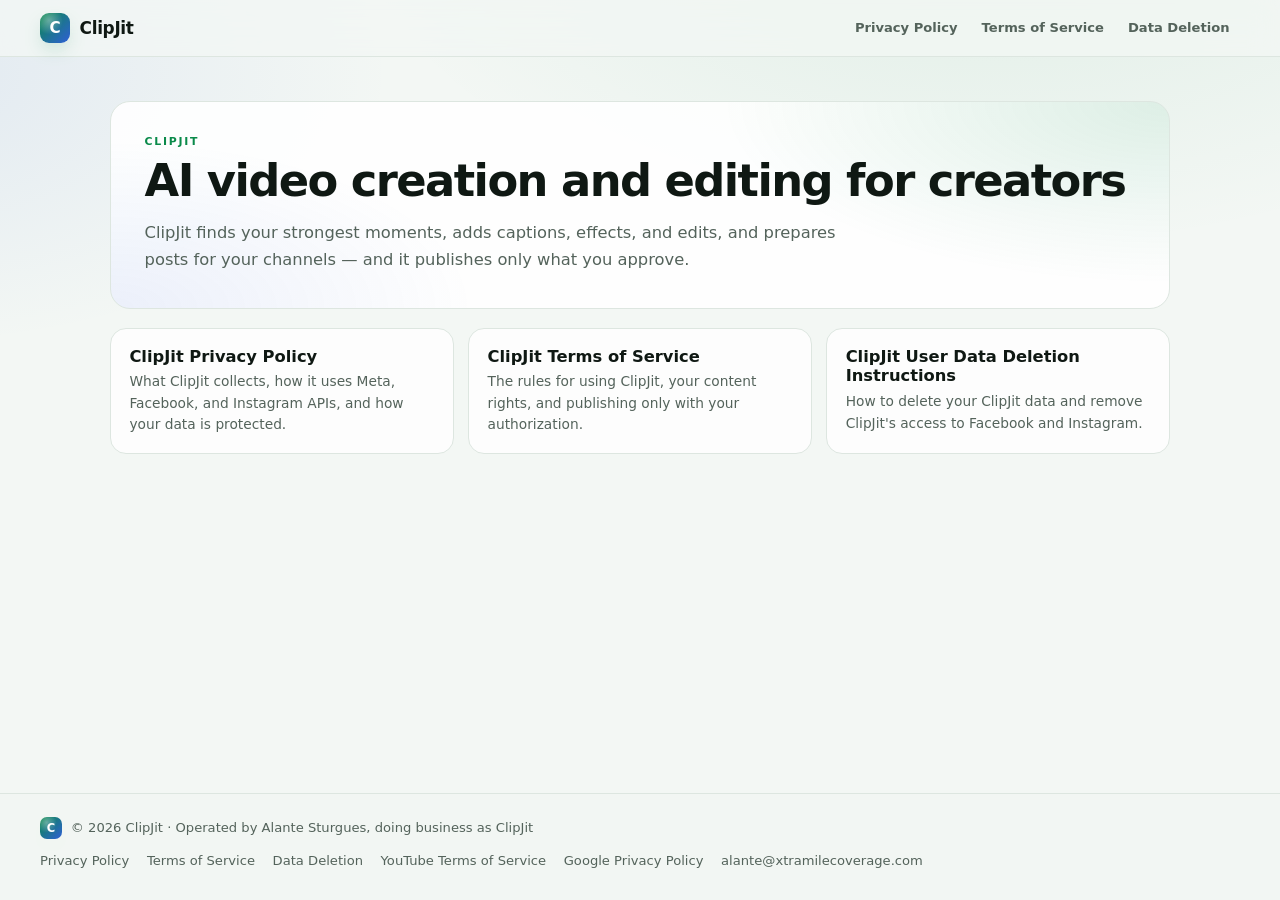
<file: index.html>
<!doctype html>
<html lang="en">
<head>
<meta charset="utf-8">
<meta name="viewport" content="width=device-width, initial-scale=1">
<title>ClipJit — AI video creation and editing for creators</title>
<meta name="description" content="ClipJit is an AI-powered video creation and editing platform for creators. Read the ClipJit Privacy Policy, Terms of Service, and Data Deletion Instructions.">
<meta name="robots" content="index,follow">
<link rel="canonical" href="https://clipjit.com/">
<meta property="og:type" content="website">
<meta property="og:site_name" content="ClipJit">
<meta property="og:title" content="ClipJit — AI video creation and editing for creators">
<meta property="og:description" content="ClipJit is an AI-powered video creation and editing platform for creators. Read the ClipJit Privacy Policy, Terms of Service, and Data Deletion Instructions.">
<meta property="og:url" content="https://clipjit.com/">
<meta name="theme-color" content="#070908">
<meta name="color-scheme" content="dark light">
<link rel="icon" href="favicon.svg" type="image/svg+xml">
<link rel="stylesheet" href="styles.css">
</head>
<body>
<div class="lg-shell">
<header class="lg-top">
<a class="lg-brand" href="./" aria-label="ClipJit home"><span class="lg-mark" aria-hidden="true">C</span><span>ClipJit</span></a>
<nav class="lg-topnav" aria-label="Legal"><a href="privacy">Privacy Policy</a><a href="terms">Terms of Service</a><a href="data-deletion">Data Deletion</a></nav>
</header>
<main class="lg-main">
<div class="lg-landing">
<section class="lg-hero">
<p class="lg-kicker">ClipJit</p>
<h1 class="lg-title">AI video creation and editing for creators</h1>
<p class="lg-lede">ClipJit finds your strongest moments, adds captions, effects, and edits, and prepares posts for your channels — and it publishes only what you approve.</p>
</section>
<div class="lg-cards"><a class="lg-card" href="privacy"><strong>ClipJit Privacy Policy</strong><span>What ClipJit collects, how it uses Meta, Facebook, and Instagram APIs, and how your data is protected.</span></a><a class="lg-card" href="terms"><strong>ClipJit Terms of Service</strong><span>The rules for using ClipJit, your content rights, and publishing only with your authorization.</span></a><a class="lg-card" href="data-deletion"><strong>ClipJit User Data Deletion Instructions</strong><span>How to delete your ClipJit data and remove ClipJit&#39;s access to Facebook and Instagram.</span></a></div>
</div>
</main>
<footer class="lg-footer">
<div class="lg-foot-brand"><span class="lg-mark lg-mark-sm" aria-hidden="true">C</span><span>© 2026 ClipJit · Operated by Alante Sturgues, doing business as ClipJit</span></div>
<nav class="lg-foot-nav" aria-label="Legal"><a href="privacy">Privacy Policy</a><a href="terms">Terms of Service</a><a href="data-deletion">Data Deletion</a><a href="https://www.youtube.com/t/terms" rel="noopener noreferrer">YouTube Terms of Service</a><a href="https://www.google.com/policies/privacy" rel="noopener noreferrer">Google Privacy Policy</a><a href="mailto:alante@xtramilecoverage.com">alante@xtramilecoverage.com</a></nav>
</footer>
</div>
</body>
</html>
</file>
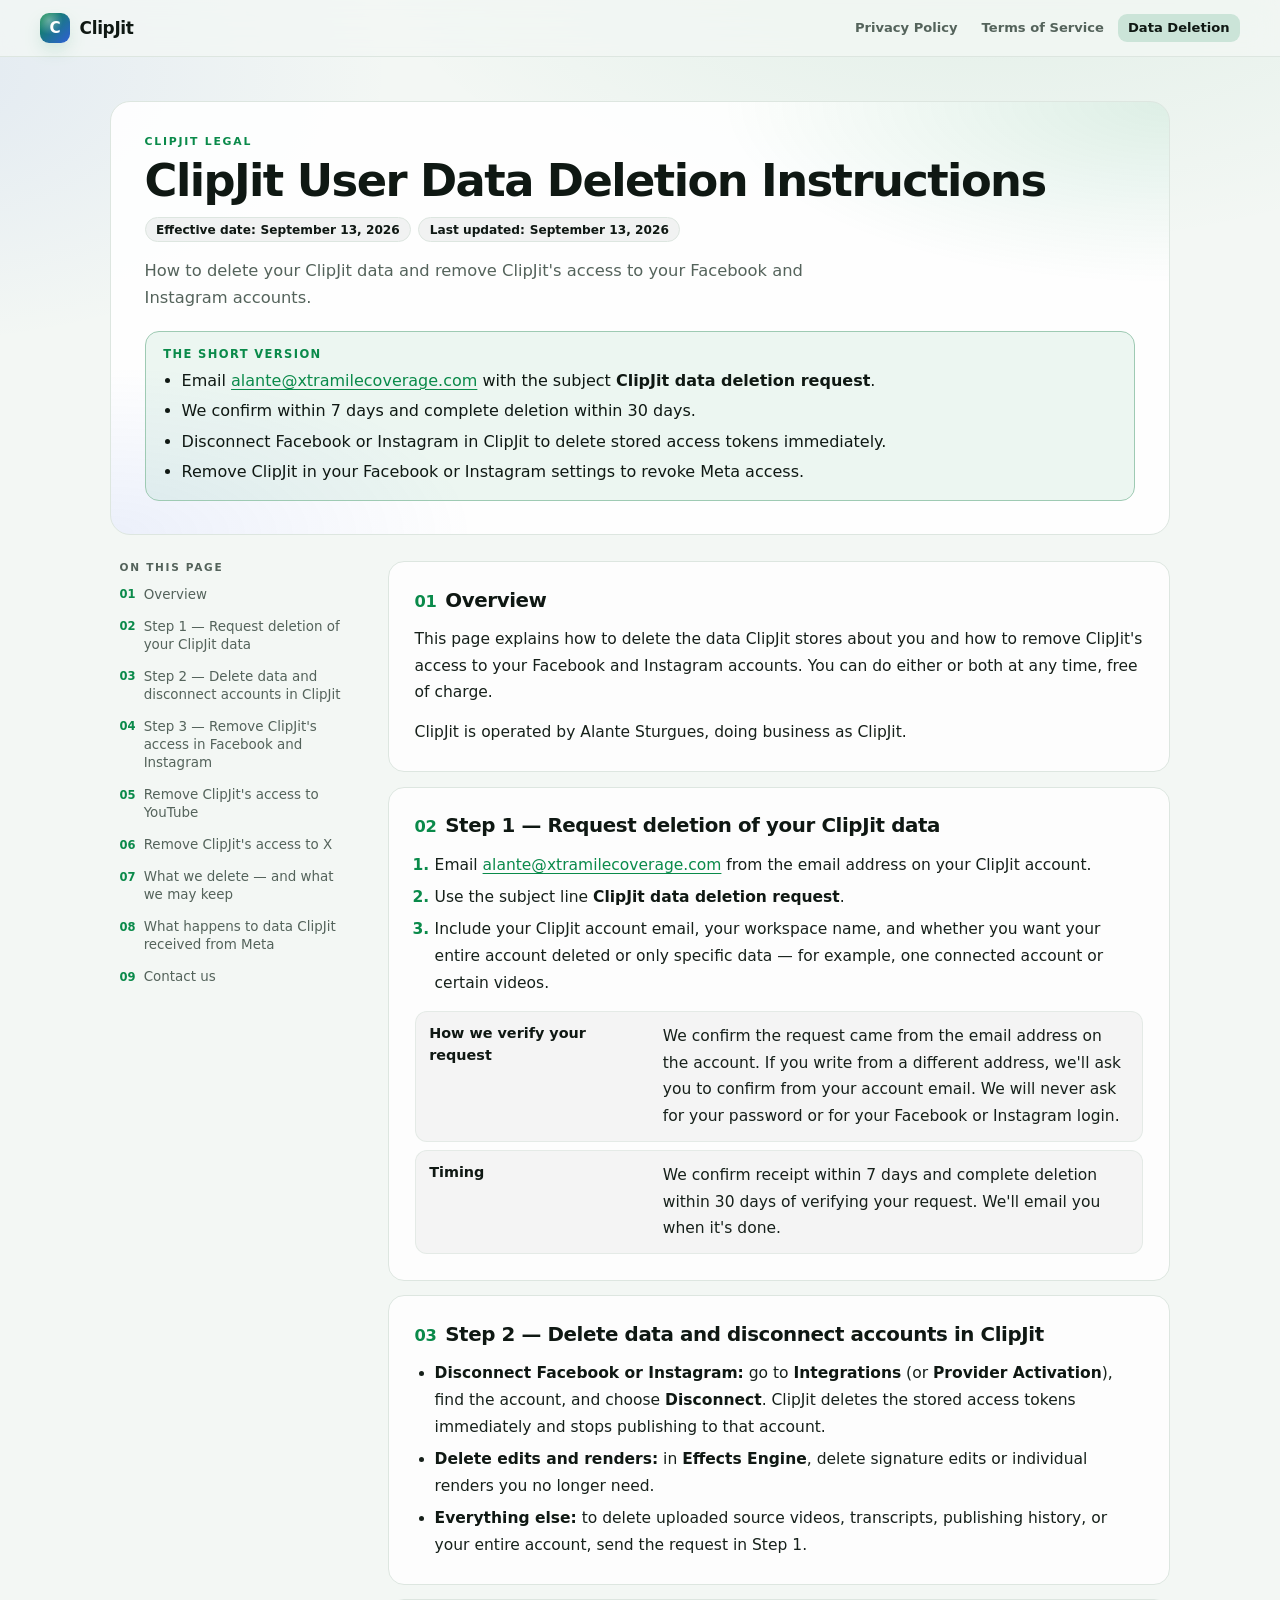
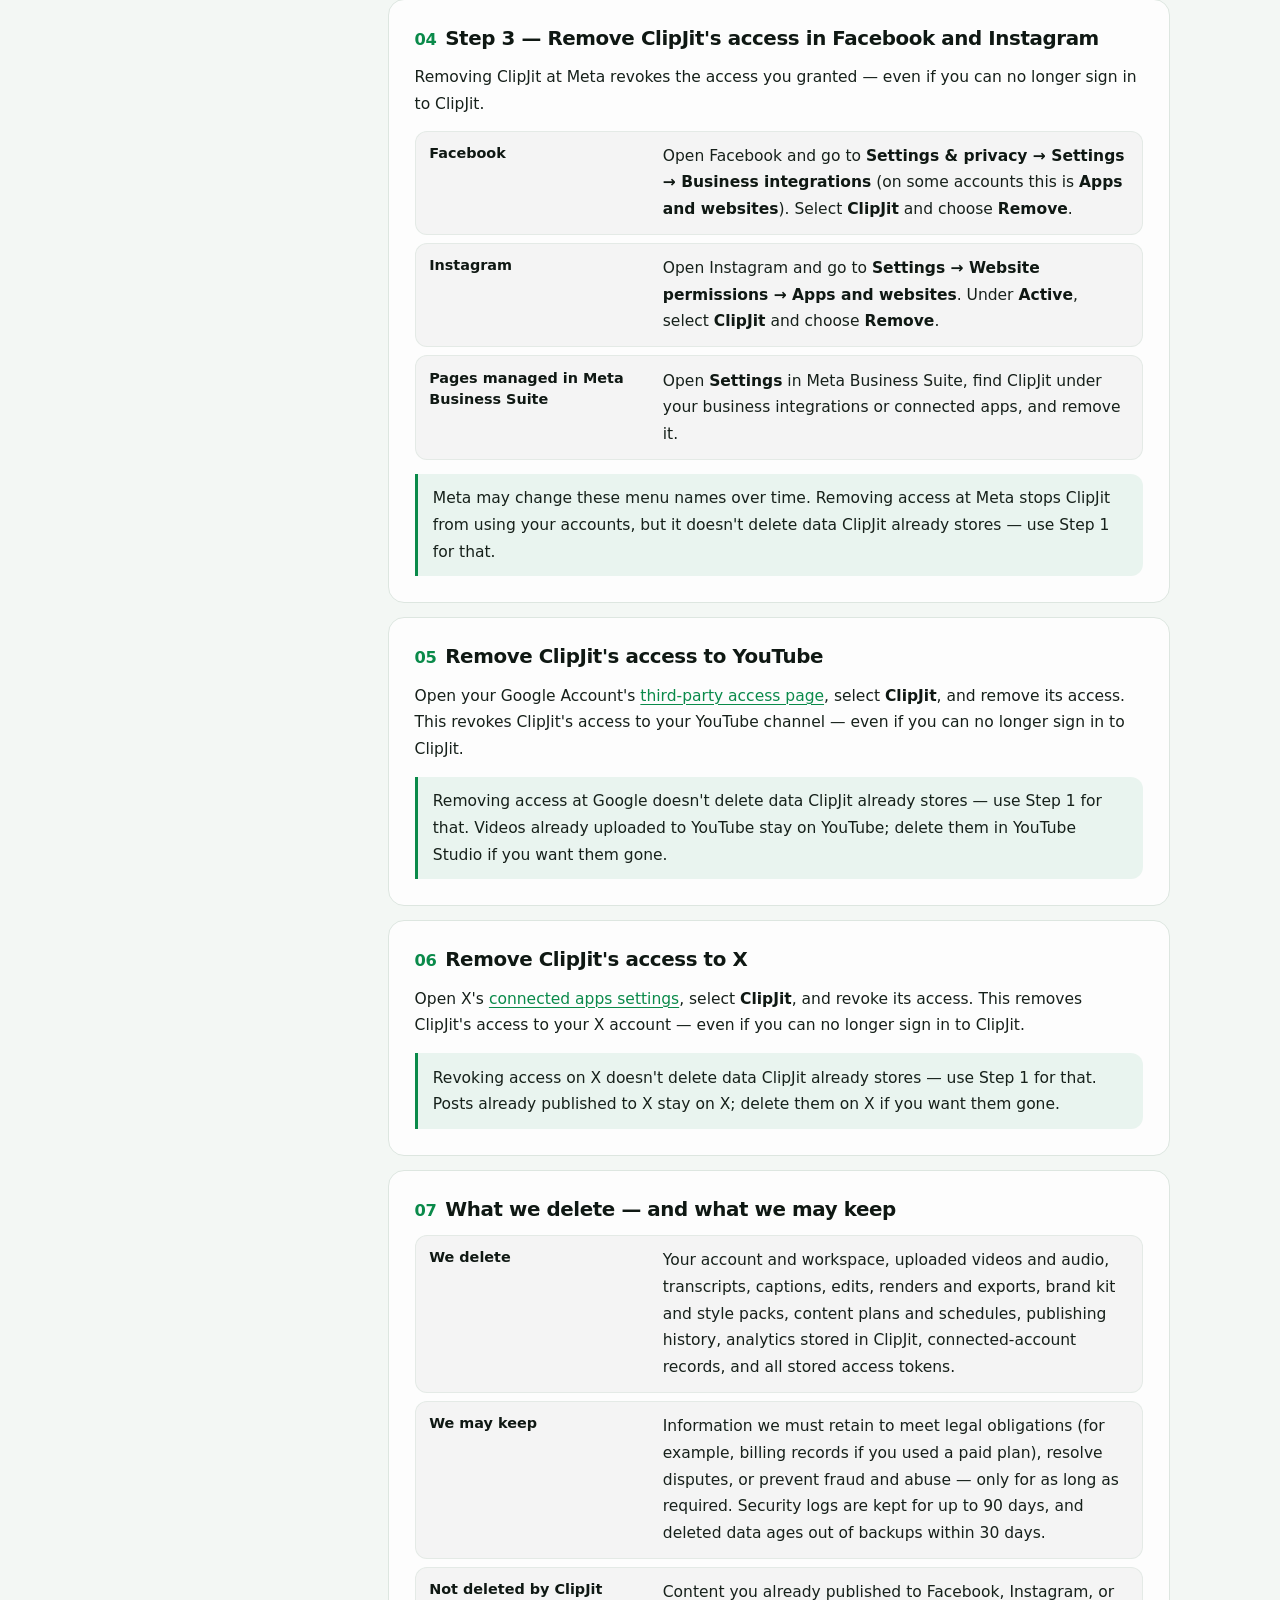
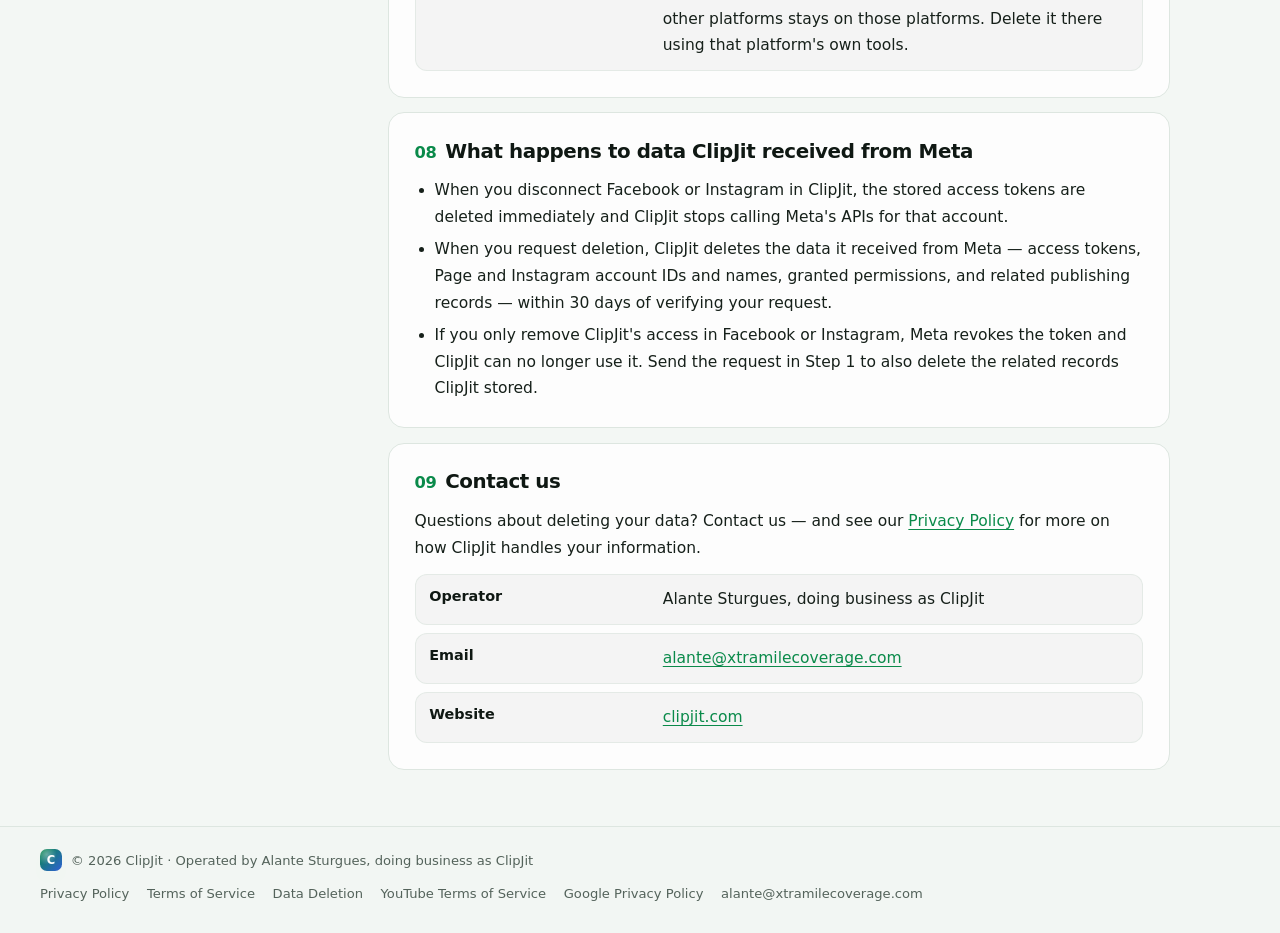
<file: data-deletion/index.html>
<!doctype html>
<html lang="en">
<head>
<meta charset="utf-8">
<meta name="viewport" content="width=device-width, initial-scale=1">
<title>ClipJit User Data Deletion Instructions</title>
<meta name="description" content="How to delete your ClipJit data and remove ClipJit&#39;s access to your Facebook and Instagram accounts.">
<meta name="robots" content="index,follow">
<link rel="canonical" href="https://clipjit.com/data-deletion">
<meta property="og:type" content="website">
<meta property="og:site_name" content="ClipJit">
<meta property="og:title" content="ClipJit User Data Deletion Instructions">
<meta property="og:description" content="How to delete your ClipJit data and remove ClipJit&#39;s access to your Facebook and Instagram accounts.">
<meta property="og:url" content="https://clipjit.com/data-deletion">
<meta name="theme-color" content="#070908">
<meta name="color-scheme" content="dark light">
<link rel="icon" href="../favicon.svg" type="image/svg+xml">
<link rel="stylesheet" href="../styles.css">
</head>
<body>
<div class="lg-shell">
<header class="lg-top">
<a class="lg-brand" href="../" aria-label="ClipJit home"><span class="lg-mark" aria-hidden="true">C</span><span>ClipJit</span></a>
<nav class="lg-topnav" aria-label="Legal"><a href="../privacy">Privacy Policy</a><a href="../terms">Terms of Service</a><a href="../data-deletion" aria-current="page">Data Deletion</a></nav>
</header>
<main class="lg-main">
<article class="lg-doc">
<header class="lg-hero">
<p class="lg-kicker">ClipJit legal</p>
<h1 class="lg-title">ClipJit User Data Deletion Instructions</h1>
<div class="lg-meta"><span class="lg-chip">Effective date: <time>September 13, 2026</time></span><span class="lg-chip">Last updated: <time>September 13, 2026</time></span></div>
<p class="lg-lede">How to delete your ClipJit data and remove ClipJit&#39;s access to your Facebook and Instagram accounts.</p>
<div class="lg-summary"><p class="lg-summary-title">The short version</p><ul><li>Email <a href="mailto:alante@xtramilecoverage.com">alante@xtramilecoverage.com</a> with the subject <strong>ClipJit data deletion request</strong>.</li><li>We confirm within 7 days and complete deletion within 30 days.</li><li>Disconnect Facebook or Instagram in ClipJit to delete stored access tokens immediately.</li><li>Remove ClipJit in your Facebook or Instagram settings to revoke Meta access.</li></ul></div>
</header>
<div class="lg-layout">
<nav class="lg-toc" aria-label="On this page"><p class="lg-toc-title">On this page</p><ol><li><a href="#overview"><span class="lg-num">01</span>Overview</a></li><li><a href="#request-deletion"><span class="lg-num">02</span>Step 1 — Request deletion of your ClipJit data</a></li><li><a href="#in-app"><span class="lg-num">03</span>Step 2 — Delete data and disconnect accounts in ClipJit</a></li><li><a href="#revoke-meta"><span class="lg-num">04</span>Step 3 — Remove ClipJit&#39;s access in Facebook and Instagram</a></li><li><a href="#revoke-google"><span class="lg-num">05</span>Remove ClipJit&#39;s access to YouTube</a></li><li><a href="#revoke-x"><span class="lg-num">06</span>Remove ClipJit&#39;s access to X</a></li><li><a href="#what-we-delete"><span class="lg-num">07</span>What we delete — and what we may keep</a></li><li><a href="#meta-data"><span class="lg-num">08</span>What happens to data ClipJit received from Meta</a></li><li><a href="#contact"><span class="lg-num">09</span>Contact us</a></li></ol></nav>
<div class="lg-sections"><section class="lg-section" id="overview" aria-labelledby="overview-h"><h2 id="overview-h"><span class="lg-num">01</span>Overview</h2><p>This page explains how to delete the data ClipJit stores about you and how to remove ClipJit&#39;s access to your Facebook and Instagram accounts. You can do either or both at any time, free of charge.</p><p>ClipJit is operated by Alante Sturgues, doing business as ClipJit.</p></section><section class="lg-section" id="request-deletion" aria-labelledby="request-deletion-h"><h2 id="request-deletion-h"><span class="lg-num">02</span>Step 1 — Request deletion of your ClipJit data</h2><ol class="lg-steps"><li>Email <a href="mailto:alante@xtramilecoverage.com">alante@xtramilecoverage.com</a> from the email address on your ClipJit account.</li><li>Use the subject line <strong>ClipJit data deletion request</strong>.</li><li>Include your ClipJit account email, your workspace name, and whether you want your entire account deleted or only specific data — for example, one connected account or certain videos.</li></ol><dl class="lg-defs"><div class="lg-def"><dt>How we verify your request</dt><dd>We confirm the request came from the email address on the account. If you write from a different address, we&#39;ll ask you to confirm from your account email. We will never ask for your password or for your Facebook or Instagram login.</dd></div><div class="lg-def"><dt>Timing</dt><dd>We confirm receipt within 7 days and complete deletion within 30 days of verifying your request. We&#39;ll email you when it&#39;s done.</dd></div></dl></section><section class="lg-section" id="in-app" aria-labelledby="in-app-h"><h2 id="in-app-h"><span class="lg-num">03</span>Step 2 — Delete data and disconnect accounts in ClipJit</h2><ul><li><strong>Disconnect Facebook or Instagram:</strong> go to <strong>Integrations</strong> (or <strong>Provider Activation</strong>), find the account, and choose <strong>Disconnect</strong>. ClipJit deletes the stored access tokens immediately and stops publishing to that account.</li><li><strong>Delete edits and renders:</strong> in <strong>Effects Engine</strong>, delete signature edits or individual renders you no longer need.</li><li><strong>Everything else:</strong> to delete uploaded source videos, transcripts, publishing history, or your entire account, send the request in Step 1.</li></ul></section><section class="lg-section" id="revoke-meta" aria-labelledby="revoke-meta-h"><h2 id="revoke-meta-h"><span class="lg-num">04</span>Step 3 — Remove ClipJit&#39;s access in Facebook and Instagram</h2><p>Removing ClipJit at Meta revokes the access you granted — even if you can no longer sign in to ClipJit.</p><dl class="lg-defs"><div class="lg-def"><dt>Facebook</dt><dd>Open Facebook and go to <strong>Settings &amp; privacy → Settings → Business integrations</strong> (on some accounts this is <strong>Apps and websites</strong>). Select <strong>ClipJit</strong> and choose <strong>Remove</strong>.</dd></div><div class="lg-def"><dt>Instagram</dt><dd>Open Instagram and go to <strong>Settings → Website permissions → Apps and websites</strong>. Under <strong>Active</strong>, select <strong>ClipJit</strong> and choose <strong>Remove</strong>.</dd></div><div class="lg-def"><dt>Pages managed in Meta Business Suite</dt><dd>Open <strong>Settings</strong> in Meta Business Suite, find ClipJit under your business integrations or connected apps, and remove it.</dd></div></dl><p class="lg-note">Meta may change these menu names over time. Removing access at Meta stops ClipJit from using your accounts, but it doesn&#39;t delete data ClipJit already stores — use Step 1 for that.</p></section><section class="lg-section" id="revoke-google" aria-labelledby="revoke-google-h"><h2 id="revoke-google-h"><span class="lg-num">05</span>Remove ClipJit&#39;s access to YouTube</h2><p>Open your Google Account&#39;s <a href="https://security.google.com/settings/security/permissions">third-party access page</a>, select <strong>ClipJit</strong>, and remove its access. This revokes ClipJit&#39;s access to your YouTube channel — even if you can no longer sign in to ClipJit.</p><p class="lg-note">Removing access at Google doesn&#39;t delete data ClipJit already stores — use Step 1 for that. Videos already uploaded to YouTube stay on YouTube; delete them in YouTube Studio if you want them gone.</p></section><section class="lg-section" id="revoke-x" aria-labelledby="revoke-x-h"><h2 id="revoke-x-h"><span class="lg-num">06</span>Remove ClipJit&#39;s access to X</h2><p>Open X&#39;s <a href="https://x.com/settings/connected_apps">connected apps settings</a>, select <strong>ClipJit</strong>, and revoke its access. This removes ClipJit&#39;s access to your X account — even if you can no longer sign in to ClipJit.</p><p class="lg-note">Revoking access on X doesn&#39;t delete data ClipJit already stores — use Step 1 for that. Posts already published to X stay on X; delete them on X if you want them gone.</p></section><section class="lg-section" id="what-we-delete" aria-labelledby="what-we-delete-h"><h2 id="what-we-delete-h"><span class="lg-num">07</span>What we delete — and what we may keep</h2><dl class="lg-defs"><div class="lg-def"><dt>We delete</dt><dd>Your account and workspace, uploaded videos and audio, transcripts, captions, edits, renders and exports, brand kit and style packs, content plans and schedules, publishing history, analytics stored in ClipJit, connected-account records, and all stored access tokens.</dd></div><div class="lg-def"><dt>We may keep</dt><dd>Information we must retain to meet legal obligations (for example, billing records if you used a paid plan), resolve disputes, or prevent fraud and abuse — only for as long as required. Security logs are kept for up to 90 days, and deleted data ages out of backups within 30 days.</dd></div><div class="lg-def"><dt>Not deleted by ClipJit</dt><dd>Content you already published to Facebook, Instagram, or other platforms stays on those platforms. Delete it there using that platform&#39;s own tools.</dd></div></dl></section><section class="lg-section" id="meta-data" aria-labelledby="meta-data-h"><h2 id="meta-data-h"><span class="lg-num">08</span>What happens to data ClipJit received from Meta</h2><ul><li>When you disconnect Facebook or Instagram in ClipJit, the stored access tokens are deleted immediately and ClipJit stops calling Meta&#39;s APIs for that account.</li><li>When you request deletion, ClipJit deletes the data it received from Meta — access tokens, Page and Instagram account IDs and names, granted permissions, and related publishing records — within 30 days of verifying your request.</li><li>If you only remove ClipJit&#39;s access in Facebook or Instagram, Meta revokes the token and ClipJit can no longer use it. Send the request in Step 1 to also delete the related records ClipJit stored.</li></ul></section><section class="lg-section" id="contact" aria-labelledby="contact-h"><h2 id="contact-h"><span class="lg-num">09</span>Contact us</h2><p>Questions about deleting your data? Contact us — and see our <a href="../privacy">Privacy Policy</a> for more on how ClipJit handles your information.</p><dl class="lg-defs"><div class="lg-def"><dt>Operator</dt><dd>Alante Sturgues, doing business as ClipJit</dd></div><div class="lg-def"><dt>Email</dt><dd><a href="mailto:alante@xtramilecoverage.com">alante@xtramilecoverage.com</a></dd></div><div class="lg-def"><dt>Website</dt><dd><a href="https://clipjit.com">clipjit.com</a></dd></div></dl></section></div>
</div>
</article>
</main>
<footer class="lg-footer">
<div class="lg-foot-brand"><span class="lg-mark lg-mark-sm" aria-hidden="true">C</span><span>© 2026 ClipJit · Operated by Alante Sturgues, doing business as ClipJit</span></div>
<nav class="lg-foot-nav" aria-label="Legal"><a href="../privacy">Privacy Policy</a><a href="../terms">Terms of Service</a><a href="../data-deletion">Data Deletion</a><a href="https://www.youtube.com/t/terms" rel="noopener noreferrer">YouTube Terms of Service</a><a href="https://www.google.com/policies/privacy" rel="noopener noreferrer">Google Privacy Policy</a><a href="mailto:alante@xtramilecoverage.com">alante@xtramilecoverage.com</a></nav>
</footer>
</div>
</body>
</html>
</file>
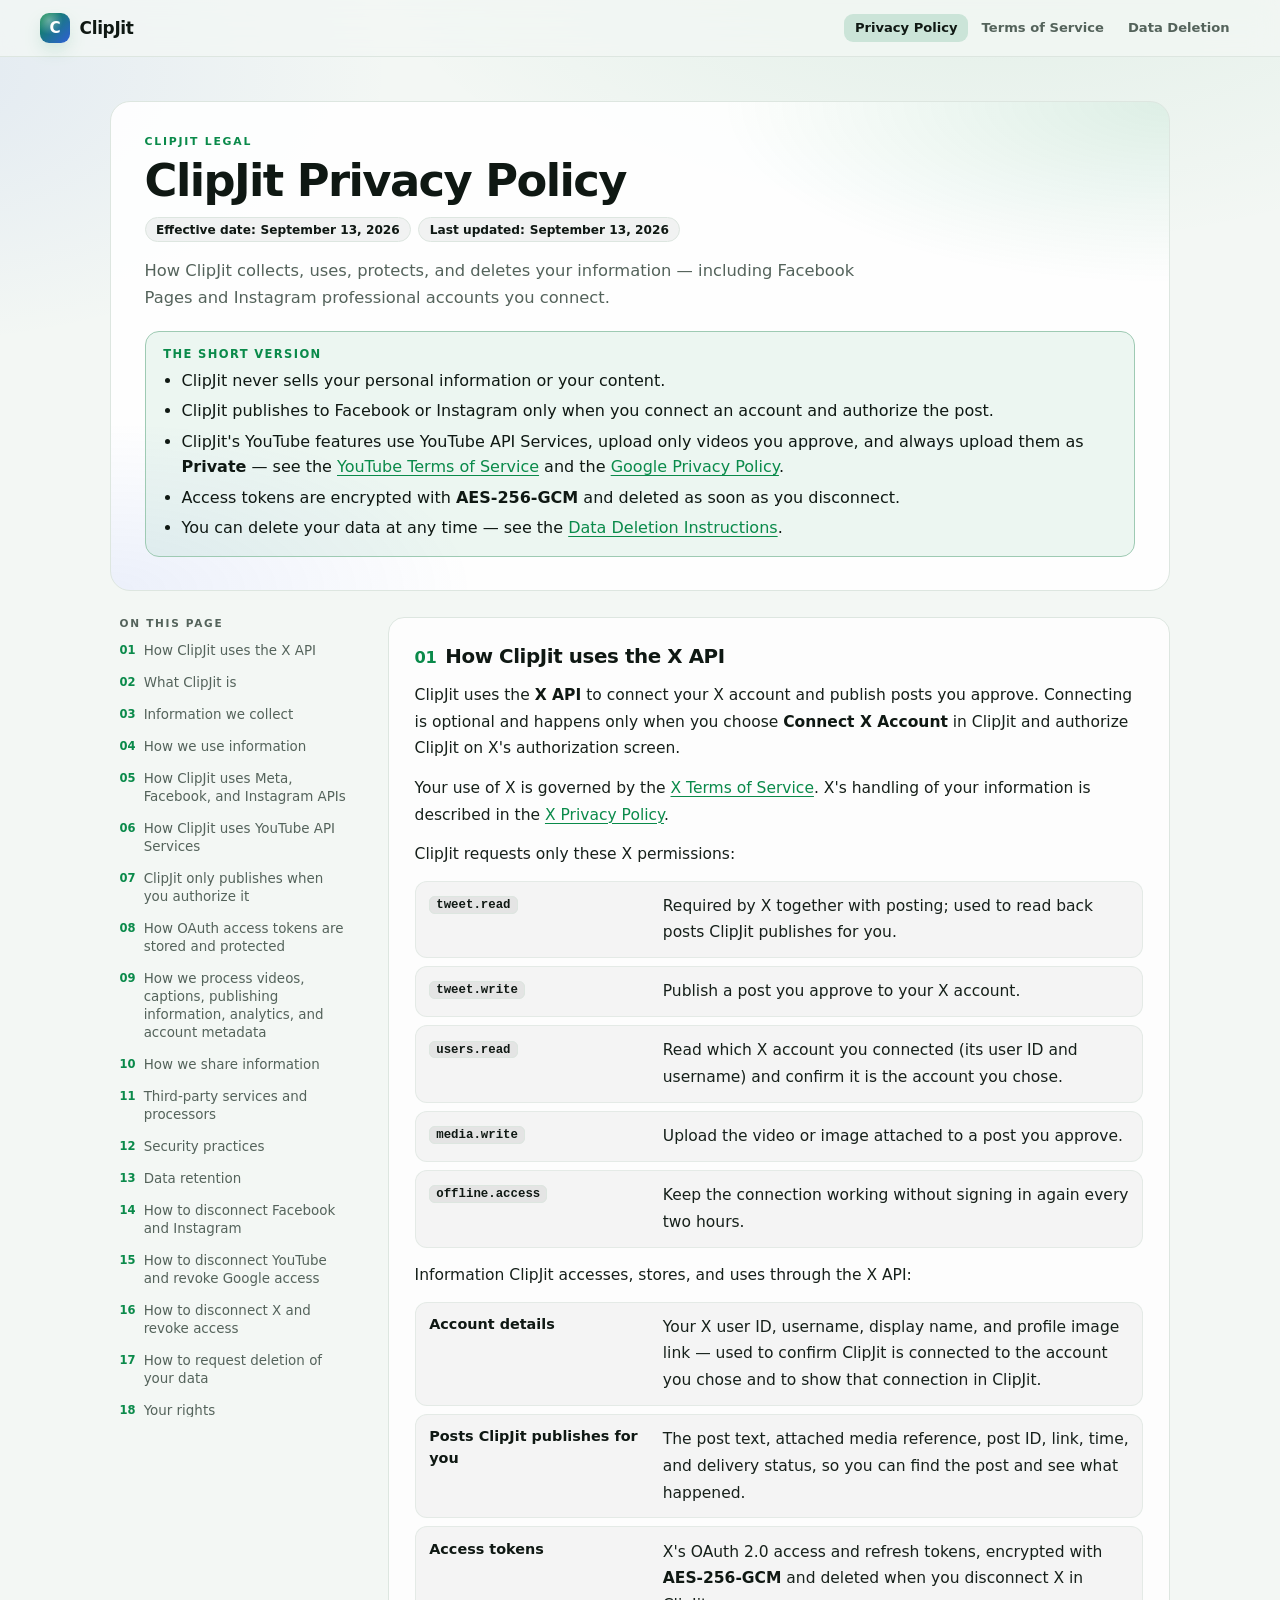
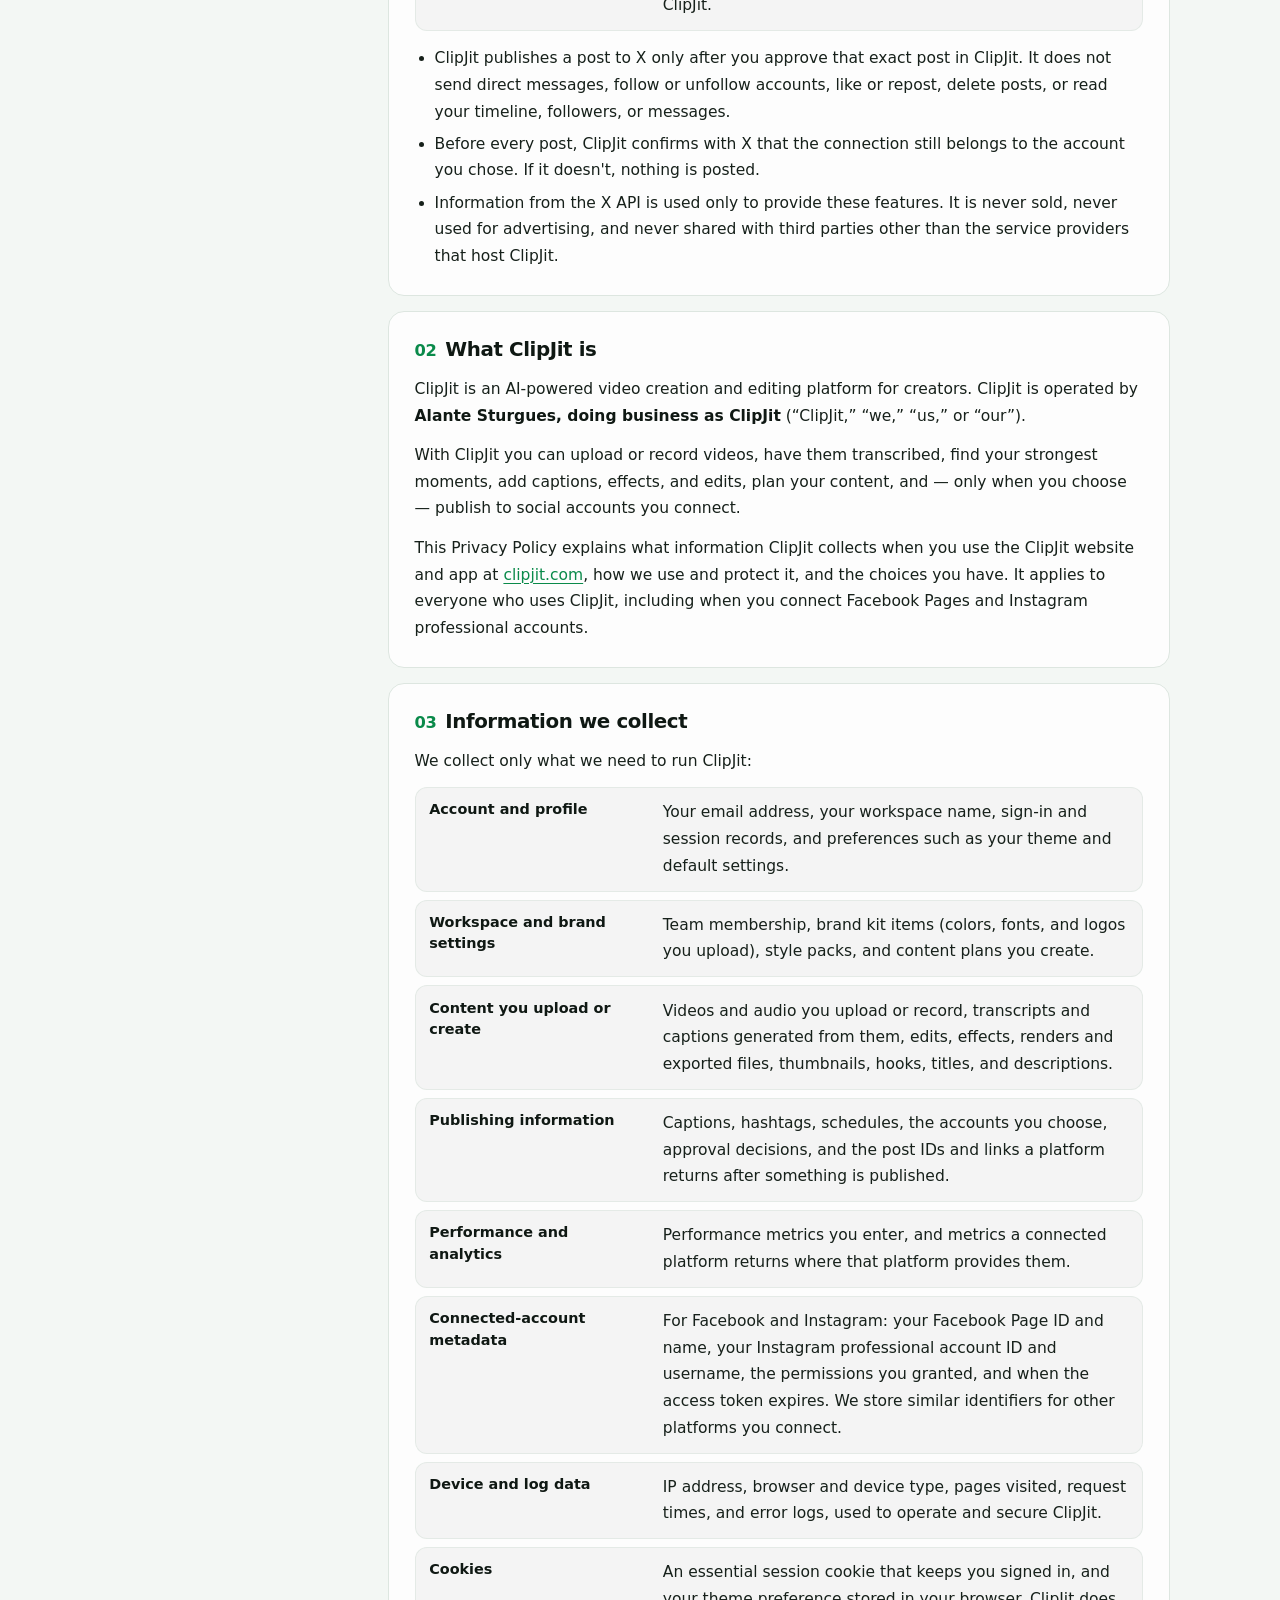
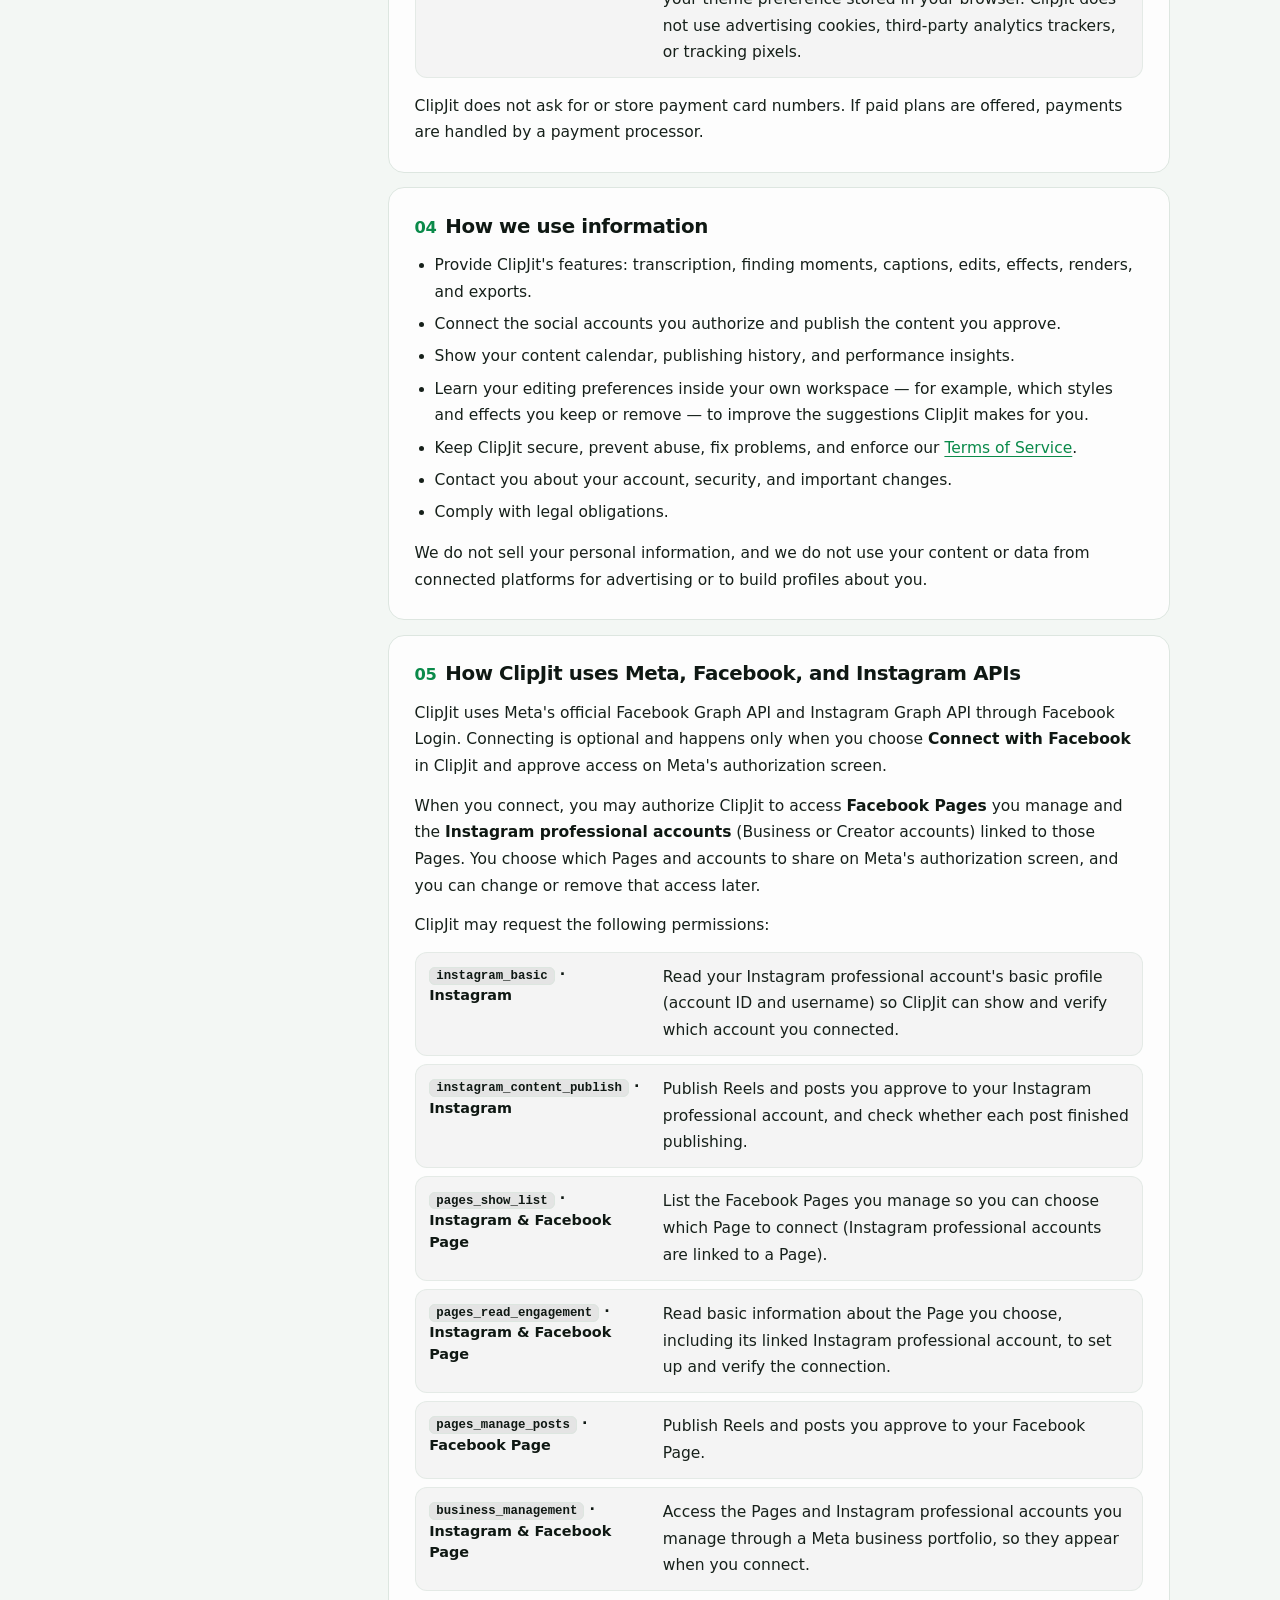
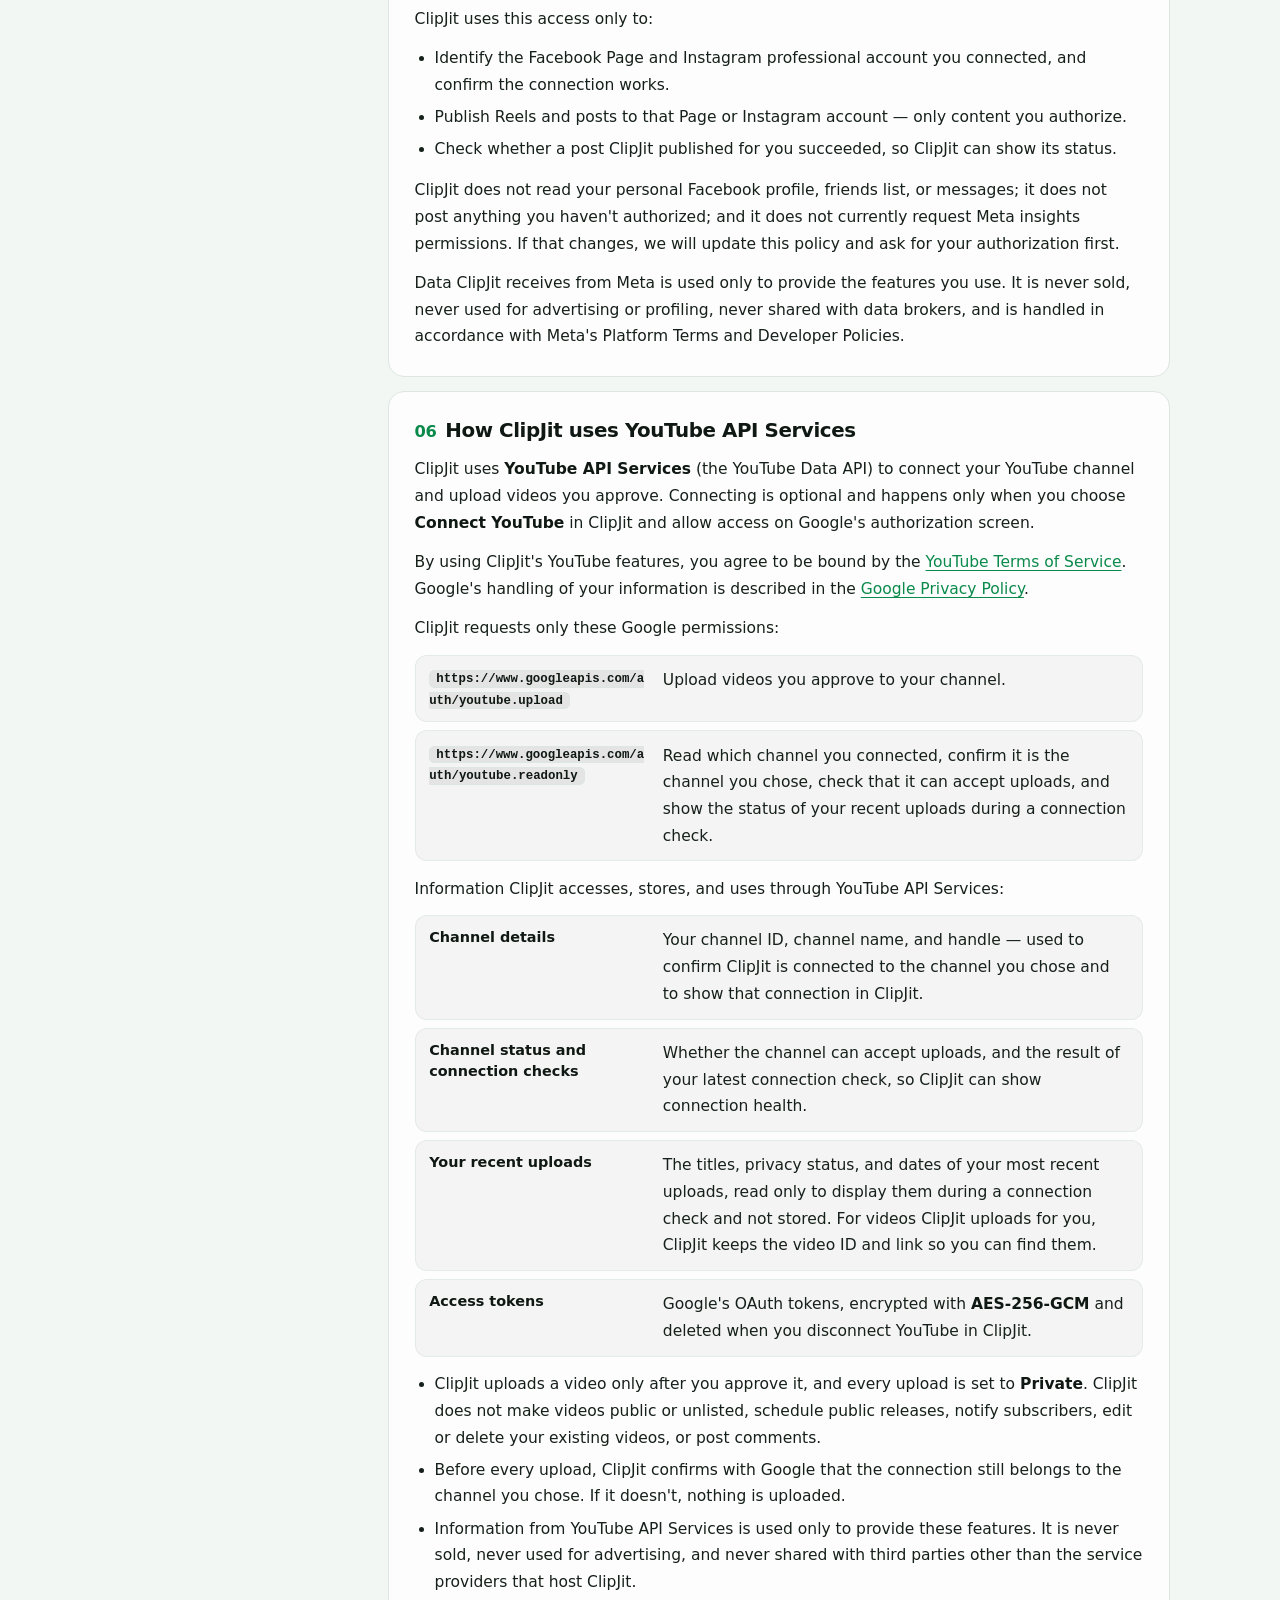
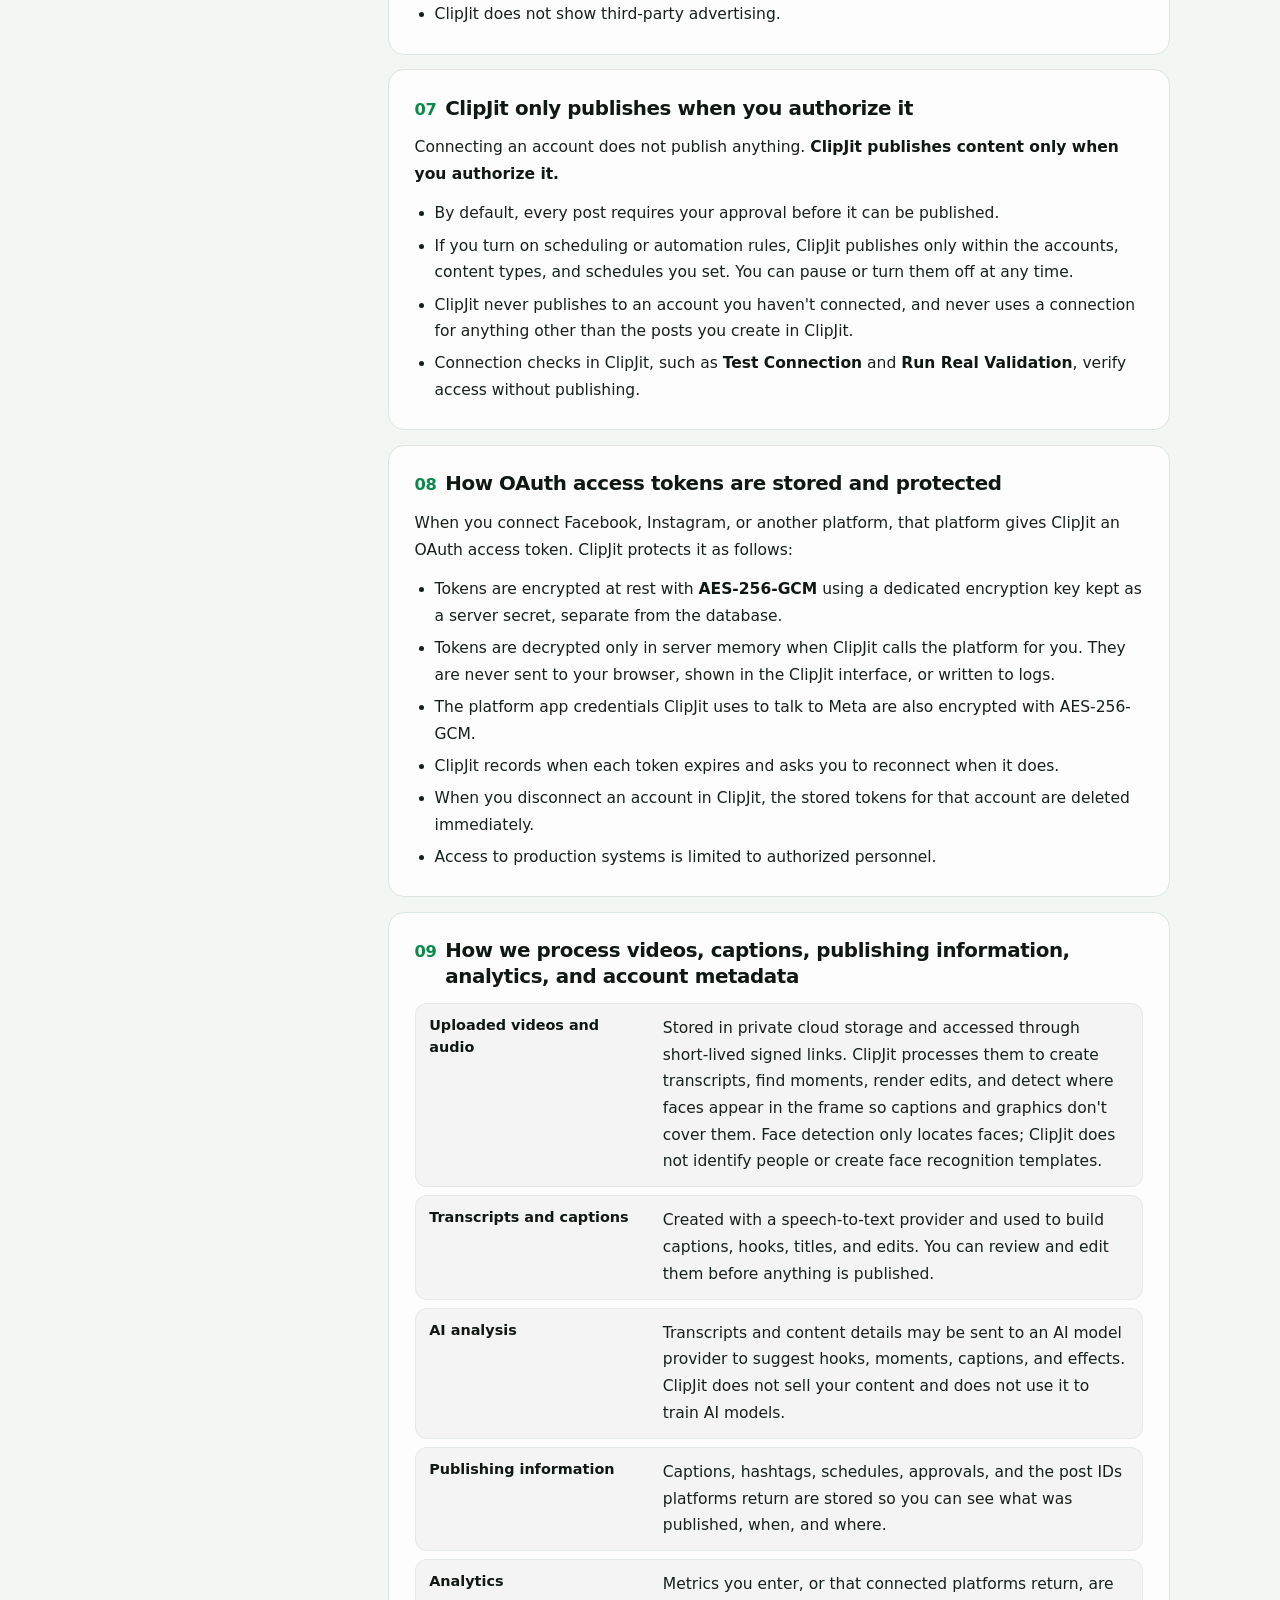
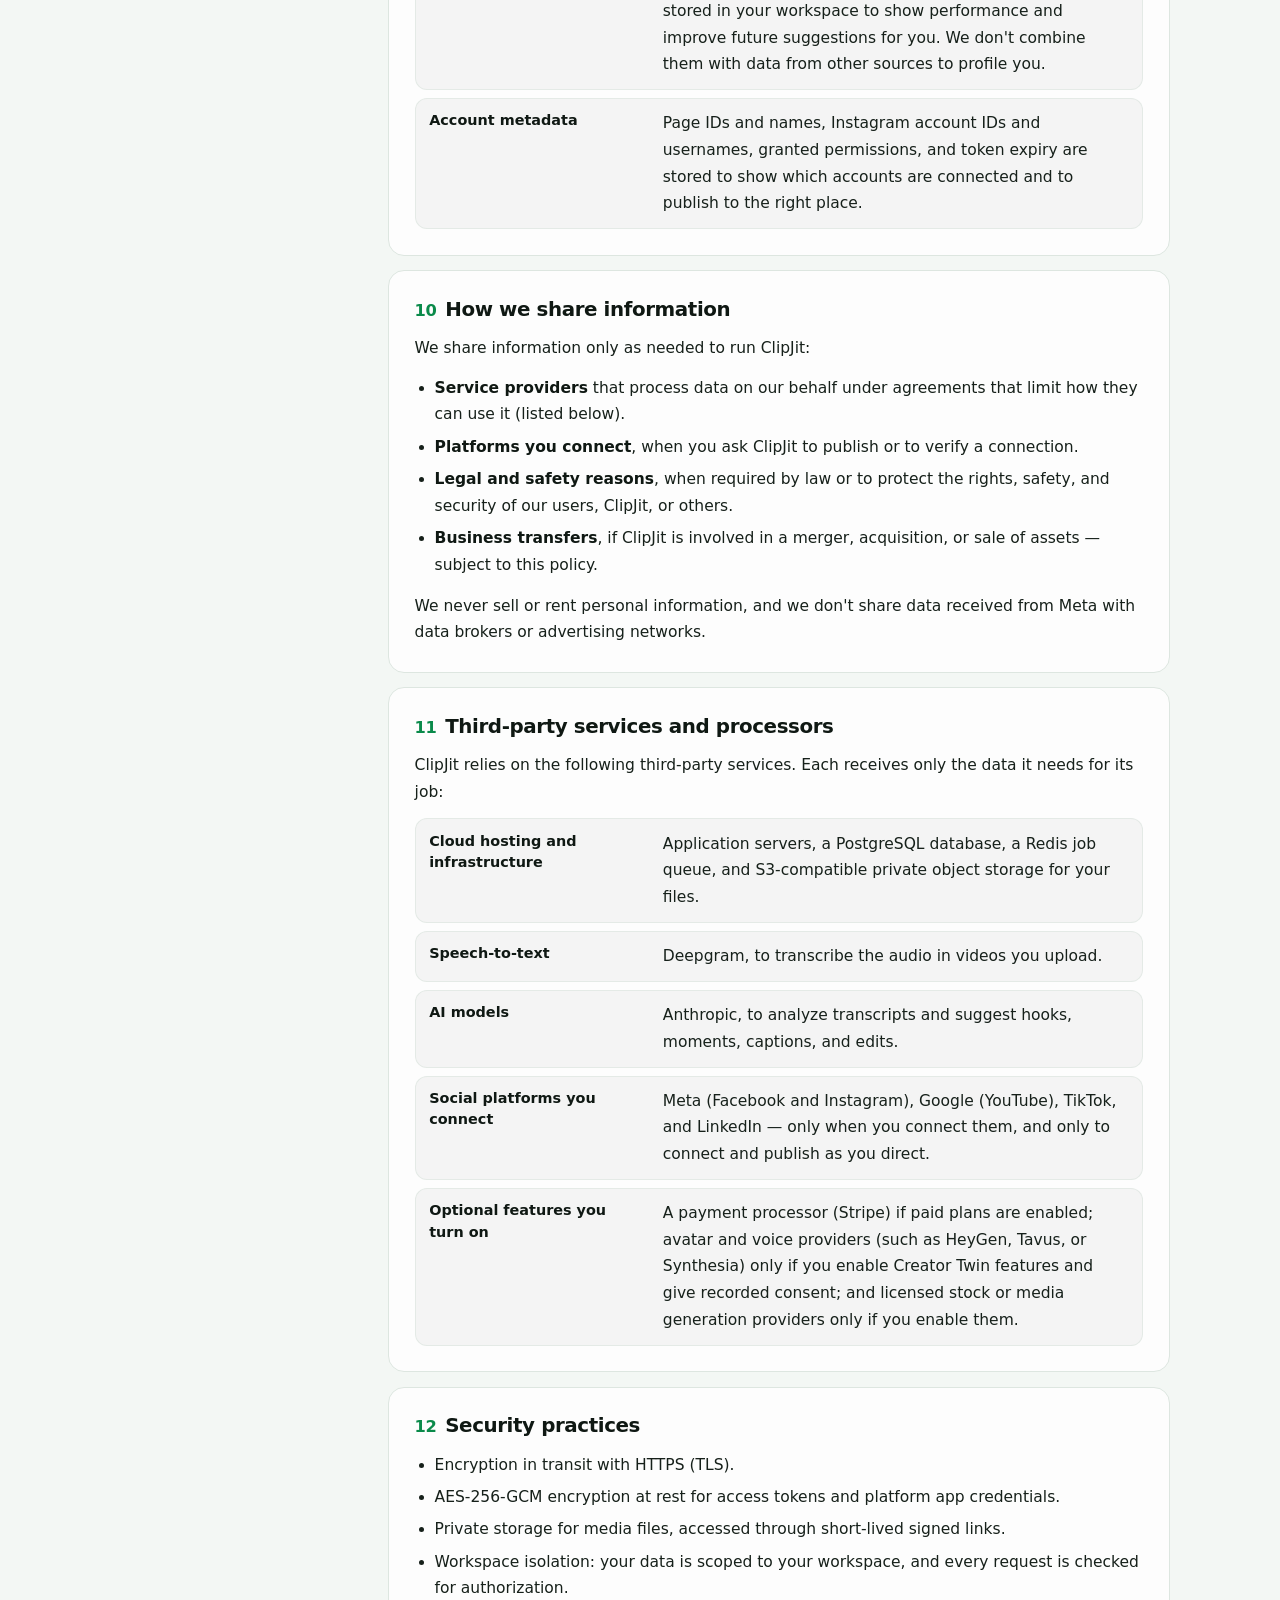
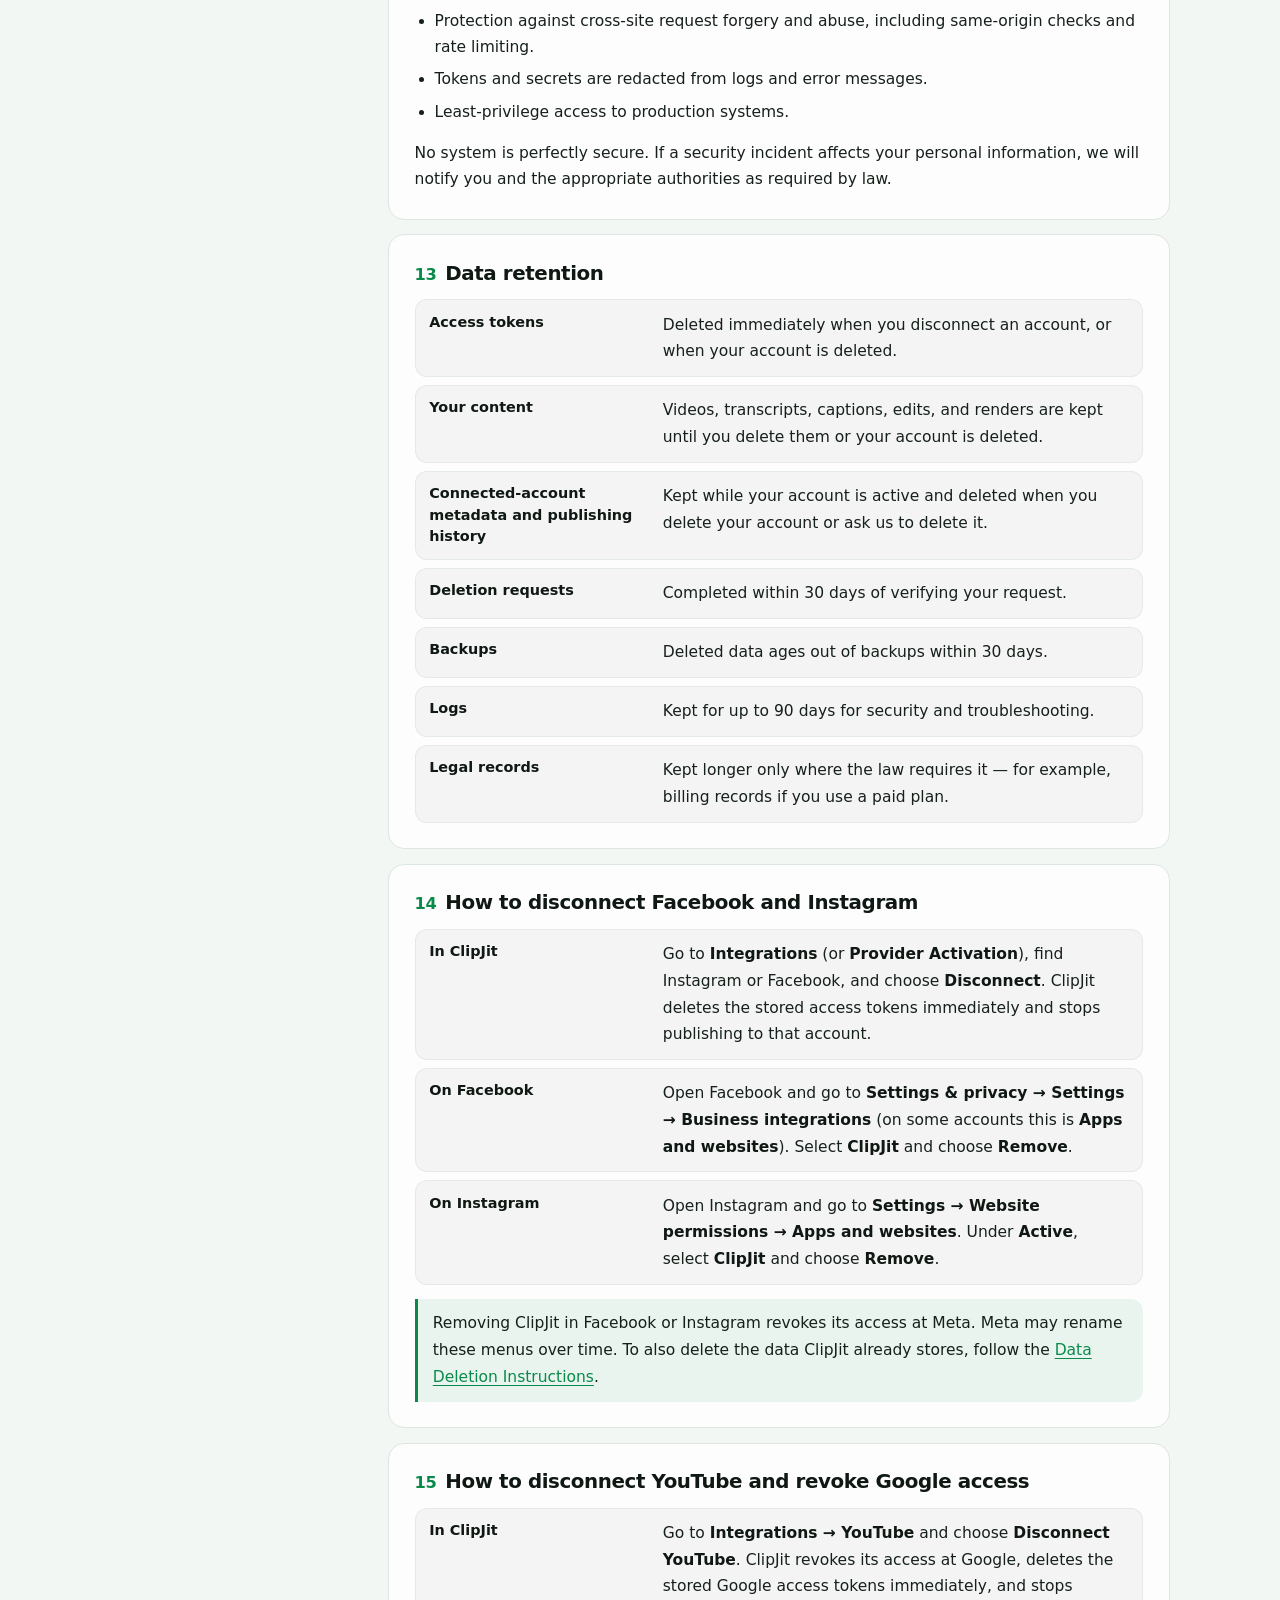
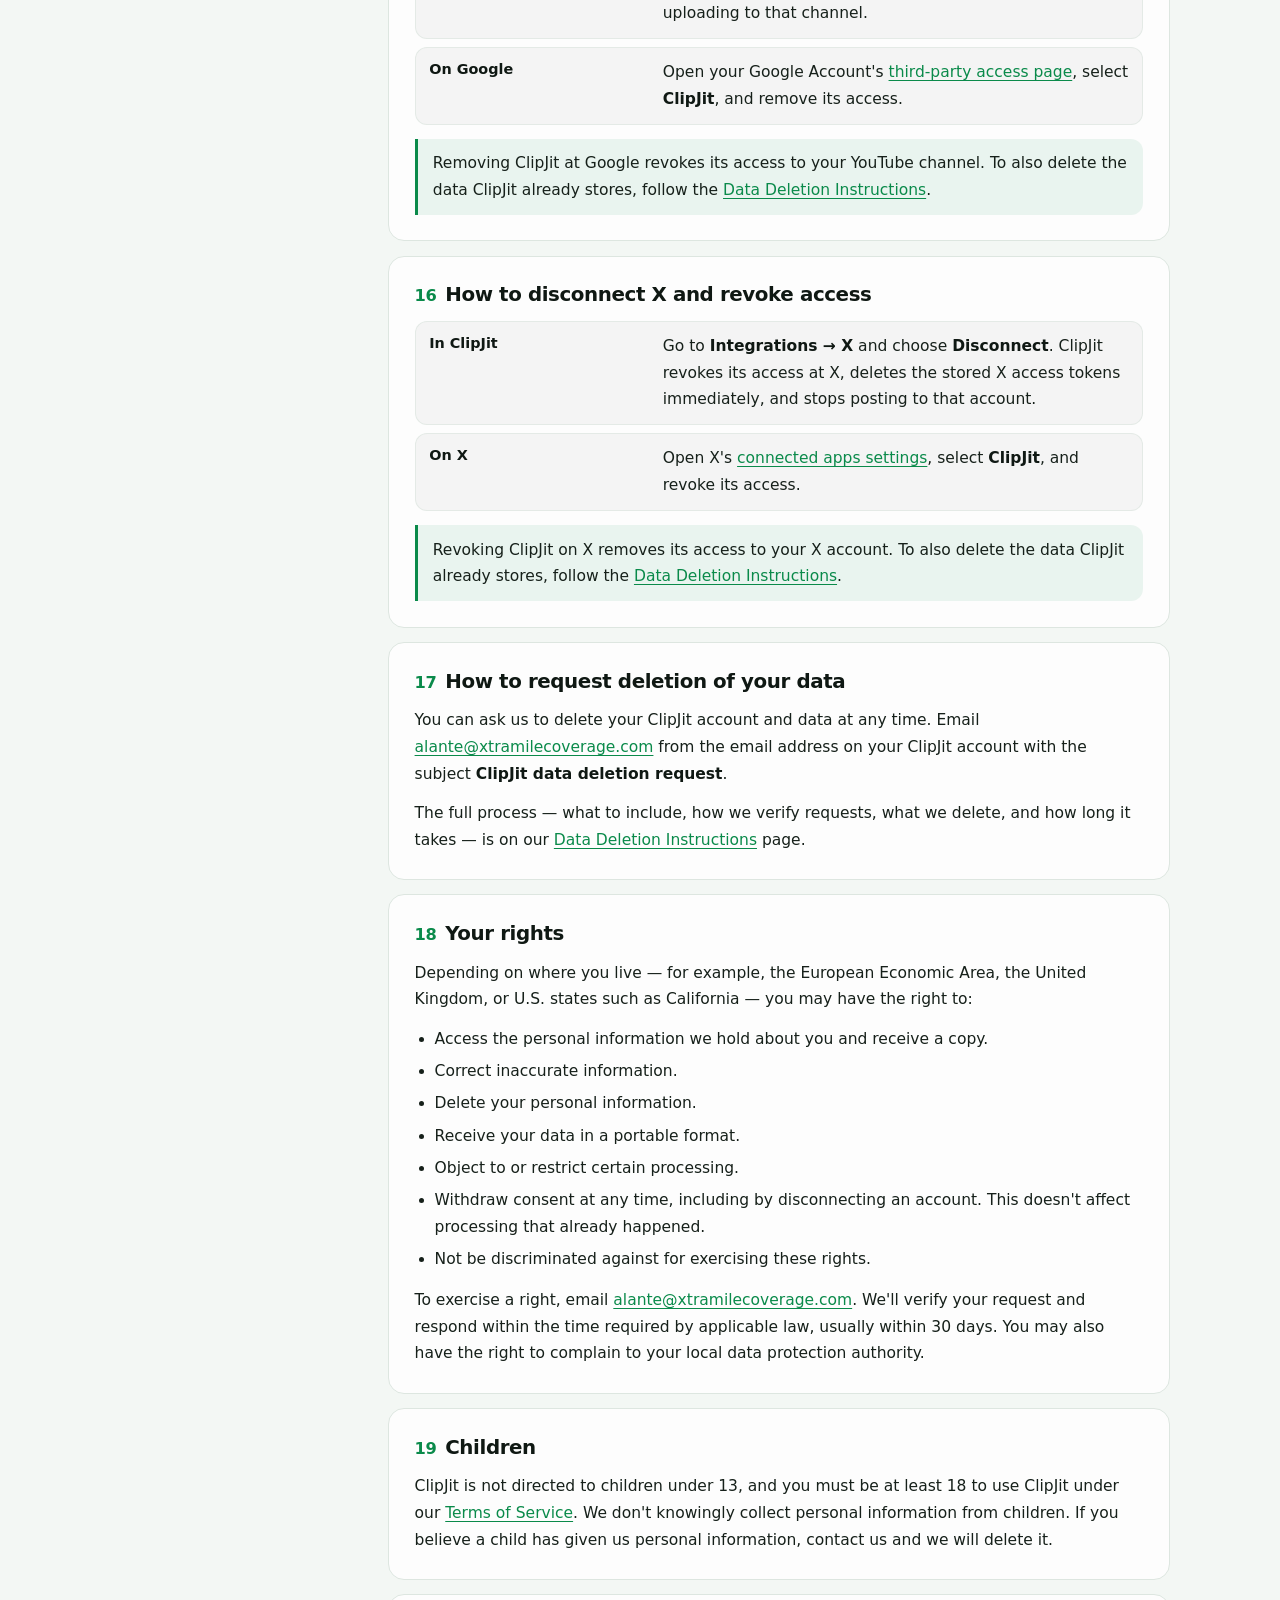
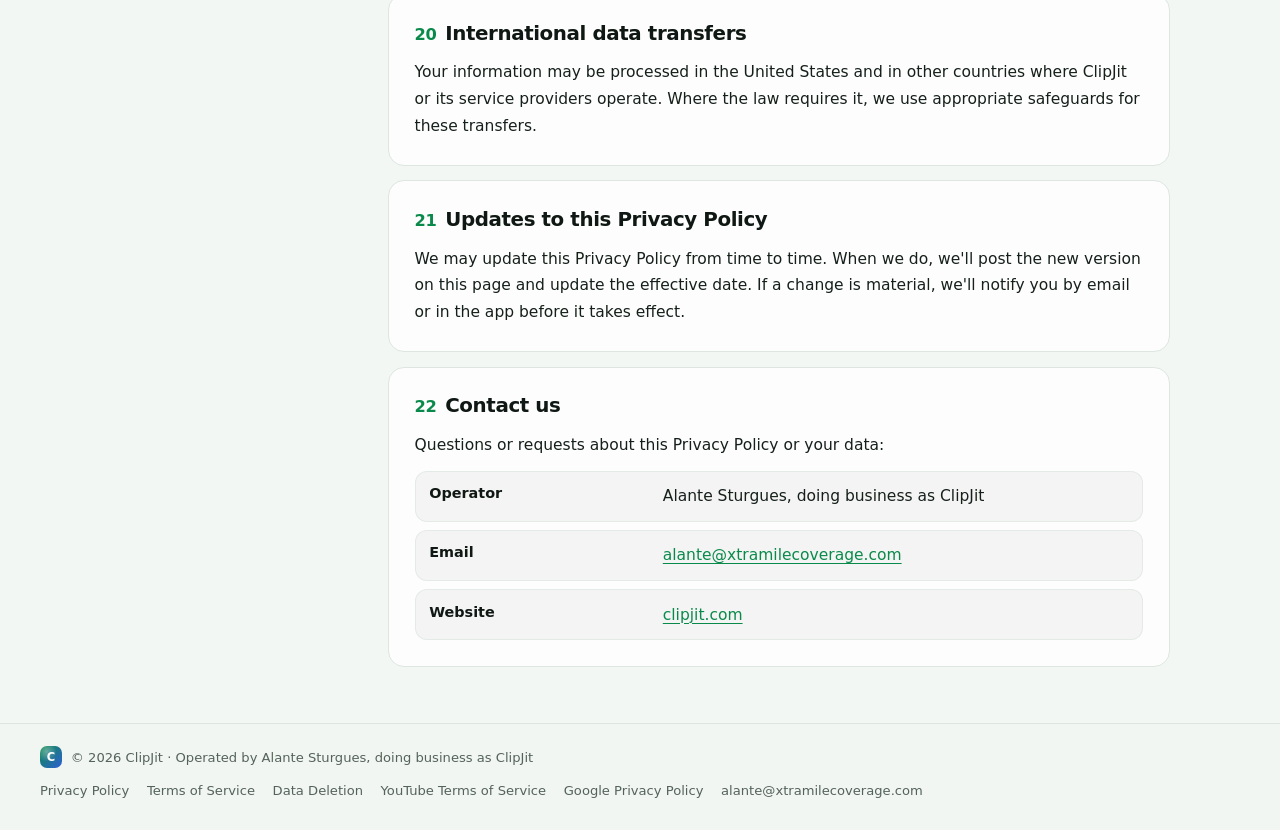
<file: privacy/index.html>
<!doctype html>
<html lang="en">
<head>
<meta charset="utf-8">
<meta name="viewport" content="width=device-width, initial-scale=1">
<title>ClipJit Privacy Policy</title>
<meta name="description" content="How ClipJit collects, uses, protects, and deletes your information — including Facebook Pages and Instagram professional accounts you connect.">
<meta name="robots" content="index,follow">
<link rel="canonical" href="https://clipjit.com/privacy">
<meta property="og:type" content="website">
<meta property="og:site_name" content="ClipJit">
<meta property="og:title" content="ClipJit Privacy Policy">
<meta property="og:description" content="How ClipJit collects, uses, protects, and deletes your information — including Facebook Pages and Instagram professional accounts you connect.">
<meta property="og:url" content="https://clipjit.com/privacy">
<meta name="theme-color" content="#070908">
<meta name="color-scheme" content="dark light">
<link rel="icon" href="../favicon.svg" type="image/svg+xml">
<link rel="stylesheet" href="../styles.css">
</head>
<body>
<div class="lg-shell">
<header class="lg-top">
<a class="lg-brand" href="../" aria-label="ClipJit home"><span class="lg-mark" aria-hidden="true">C</span><span>ClipJit</span></a>
<nav class="lg-topnav" aria-label="Legal"><a href="../privacy" aria-current="page">Privacy Policy</a><a href="../terms">Terms of Service</a><a href="../data-deletion">Data Deletion</a></nav>
</header>
<main class="lg-main">
<article class="lg-doc">
<header class="lg-hero">
<p class="lg-kicker">ClipJit legal</p>
<h1 class="lg-title">ClipJit Privacy Policy</h1>
<div class="lg-meta"><span class="lg-chip">Effective date: <time>September 13, 2026</time></span><span class="lg-chip">Last updated: <time>September 13, 2026</time></span></div>
<p class="lg-lede">How ClipJit collects, uses, protects, and deletes your information — including Facebook Pages and Instagram professional accounts you connect.</p>
<div class="lg-summary"><p class="lg-summary-title">The short version</p><ul><li>ClipJit never sells your personal information or your content.</li><li>ClipJit publishes to Facebook or Instagram only when you connect an account and authorize the post.</li><li>ClipJit&#39;s YouTube features use YouTube API Services, upload only videos you approve, and always upload them as <strong>Private</strong> — see the <a href="https://www.youtube.com/t/terms">YouTube Terms of Service</a> and the <a href="https://www.google.com/policies/privacy">Google Privacy Policy</a>.</li><li>Access tokens are encrypted with <strong>AES-256-GCM</strong> and deleted as soon as you disconnect.</li><li>You can delete your data at any time — see the <a href="../data-deletion">Data Deletion Instructions</a>.</li></ul></div>
</header>
<div class="lg-layout">
<nav class="lg-toc" aria-label="On this page"><p class="lg-toc-title">On this page</p><ol><li><a href="#x-api"><span class="lg-num">01</span>How ClipJit uses the X API</a></li><li><a href="#about"><span class="lg-num">02</span>What ClipJit is</a></li><li><a href="#information-we-collect"><span class="lg-num">03</span>Information we collect</a></li><li><a href="#how-we-use-information"><span class="lg-num">04</span>How we use information</a></li><li><a href="#meta-platforms"><span class="lg-num">05</span>How ClipJit uses Meta, Facebook, and Instagram APIs</a></li><li><a href="#youtube-api-services"><span class="lg-num">06</span>How ClipJit uses YouTube API Services</a></li><li><a href="#publishing"><span class="lg-num">07</span>ClipJit only publishes when you authorize it</a></li><li><a href="#access-tokens"><span class="lg-num">08</span>How OAuth access tokens are stored and protected</a></li><li><a href="#content-processing"><span class="lg-num">09</span>How we process videos, captions, publishing information, analytics, and account metadata</a></li><li><a href="#sharing"><span class="lg-num">10</span>How we share information</a></li><li><a href="#service-providers"><span class="lg-num">11</span>Third-party services and processors</a></li><li><a href="#security"><span class="lg-num">12</span>Security practices</a></li><li><a href="#retention"><span class="lg-num">13</span>Data retention</a></li><li><a href="#disconnect-meta"><span class="lg-num">14</span>How to disconnect Facebook and Instagram</a></li><li><a href="#disconnect-google"><span class="lg-num">15</span>How to disconnect YouTube and revoke Google access</a></li><li><a href="#disconnect-x"><span class="lg-num">16</span>How to disconnect X and revoke access</a></li><li><a href="#deletion"><span class="lg-num">17</span>How to request deletion of your data</a></li><li><a href="#your-rights"><span class="lg-num">18</span>Your rights</a></li><li><a href="#children"><span class="lg-num">19</span>Children</a></li><li><a href="#international"><span class="lg-num">20</span>International data transfers</a></li><li><a href="#changes"><span class="lg-num">21</span>Updates to this Privacy Policy</a></li><li><a href="#contact"><span class="lg-num">22</span>Contact us</a></li></ol></nav>
<div class="lg-sections"><section class="lg-section" id="x-api" aria-labelledby="x-api-h"><h2 id="x-api-h"><span class="lg-num">01</span>How ClipJit uses the X API</h2><p>ClipJit uses the <strong>X API</strong> to connect your X account and publish posts you approve. Connecting is optional and happens only when you choose <strong>Connect X Account</strong> in ClipJit and authorize ClipJit on X&#39;s authorization screen.</p><p>Your use of X is governed by the <a href="https://x.com/en/tos">X Terms of Service</a>. X&#39;s handling of your information is described in the <a href="https://x.com/en/privacy">X Privacy Policy</a>.</p><p>ClipJit requests only these X permissions:</p><dl class="lg-defs"><div class="lg-def"><dt><code>tweet.read</code></dt><dd>Required by X together with posting; used to read back posts ClipJit publishes for you.</dd></div><div class="lg-def"><dt><code>tweet.write</code></dt><dd>Publish a post you approve to your X account.</dd></div><div class="lg-def"><dt><code>users.read</code></dt><dd>Read which X account you connected (its user ID and username) and confirm it is the account you chose.</dd></div><div class="lg-def"><dt><code>media.write</code></dt><dd>Upload the video or image attached to a post you approve.</dd></div><div class="lg-def"><dt><code>offline.access</code></dt><dd>Keep the connection working without signing in again every two hours.</dd></div></dl><p>Information ClipJit accesses, stores, and uses through the X API:</p><dl class="lg-defs"><div class="lg-def"><dt>Account details</dt><dd>Your X user ID, username, display name, and profile image link — used to confirm ClipJit is connected to the account you chose and to show that connection in ClipJit.</dd></div><div class="lg-def"><dt>Posts ClipJit publishes for you</dt><dd>The post text, attached media reference, post ID, link, time, and delivery status, so you can find the post and see what happened.</dd></div><div class="lg-def"><dt>Access tokens</dt><dd>X&#39;s OAuth 2.0 access and refresh tokens, encrypted with <strong>AES-256-GCM</strong> and deleted when you disconnect X in ClipJit.</dd></div></dl><ul><li>ClipJit publishes a post to X only after you approve that exact post in ClipJit. It does not send direct messages, follow or unfollow accounts, like or repost, delete posts, or read your timeline, followers, or messages.</li><li>Before every post, ClipJit confirms with X that the connection still belongs to the account you chose. If it doesn&#39;t, nothing is posted.</li><li>Information from the X API is used only to provide these features. It is never sold, never used for advertising, and never shared with third parties other than the service providers that host ClipJit.</li></ul></section><section class="lg-section" id="about" aria-labelledby="about-h"><h2 id="about-h"><span class="lg-num">02</span>What ClipJit is</h2><p>ClipJit is an AI-powered video creation and editing platform for creators. ClipJit is operated by <strong>Alante Sturgues, doing business as ClipJit</strong> (“ClipJit,” “we,” “us,” or “our”).</p><p>With ClipJit you can upload or record videos, have them transcribed, find your strongest moments, add captions, effects, and edits, plan your content, and — only when you choose — publish to social accounts you connect.</p><p>This Privacy Policy explains what information ClipJit collects when you use the ClipJit website and app at <a href="https://clipjit.com">clipjit.com</a>, how we use and protect it, and the choices you have. It applies to everyone who uses ClipJit, including when you connect Facebook Pages and Instagram professional accounts.</p></section><section class="lg-section" id="information-we-collect" aria-labelledby="information-we-collect-h"><h2 id="information-we-collect-h"><span class="lg-num">03</span>Information we collect</h2><p>We collect only what we need to run ClipJit:</p><dl class="lg-defs"><div class="lg-def"><dt>Account and profile</dt><dd>Your email address, your workspace name, sign-in and session records, and preferences such as your theme and default settings.</dd></div><div class="lg-def"><dt>Workspace and brand settings</dt><dd>Team membership, brand kit items (colors, fonts, and logos you upload), style packs, and content plans you create.</dd></div><div class="lg-def"><dt>Content you upload or create</dt><dd>Videos and audio you upload or record, transcripts and captions generated from them, edits, effects, renders and exported files, thumbnails, hooks, titles, and descriptions.</dd></div><div class="lg-def"><dt>Publishing information</dt><dd>Captions, hashtags, schedules, the accounts you choose, approval decisions, and the post IDs and links a platform returns after something is published.</dd></div><div class="lg-def"><dt>Performance and analytics</dt><dd>Performance metrics you enter, and metrics a connected platform returns where that platform provides them.</dd></div><div class="lg-def"><dt>Connected-account metadata</dt><dd>For Facebook and Instagram: your Facebook Page ID and name, your Instagram professional account ID and username, the permissions you granted, and when the access token expires. We store similar identifiers for other platforms you connect.</dd></div><div class="lg-def"><dt>Device and log data</dt><dd>IP address, browser and device type, pages visited, request times, and error logs, used to operate and secure ClipJit.</dd></div><div class="lg-def"><dt>Cookies</dt><dd>An essential session cookie that keeps you signed in, and your theme preference stored in your browser. ClipJit does not use advertising cookies, third-party analytics trackers, or tracking pixels.</dd></div></dl><p>ClipJit does not ask for or store payment card numbers. If paid plans are offered, payments are handled by a payment processor.</p></section><section class="lg-section" id="how-we-use-information" aria-labelledby="how-we-use-information-h"><h2 id="how-we-use-information-h"><span class="lg-num">04</span>How we use information</h2><ul><li>Provide ClipJit&#39;s features: transcription, finding moments, captions, edits, effects, renders, and exports.</li><li>Connect the social accounts you authorize and publish the content you approve.</li><li>Show your content calendar, publishing history, and performance insights.</li><li>Learn your editing preferences inside your own workspace — for example, which styles and effects you keep or remove — to improve the suggestions ClipJit makes for you.</li><li>Keep ClipJit secure, prevent abuse, fix problems, and enforce our <a href="../terms">Terms of Service</a>.</li><li>Contact you about your account, security, and important changes.</li><li>Comply with legal obligations.</li></ul><p>We do not sell your personal information, and we do not use your content or data from connected platforms for advertising or to build profiles about you.</p></section><section class="lg-section" id="meta-platforms" aria-labelledby="meta-platforms-h"><h2 id="meta-platforms-h"><span class="lg-num">05</span>How ClipJit uses Meta, Facebook, and Instagram APIs</h2><p>ClipJit uses Meta&#39;s official Facebook Graph API and Instagram Graph API through Facebook Login. Connecting is optional and happens only when you choose <strong>Connect with Facebook</strong> in ClipJit and approve access on Meta&#39;s authorization screen.</p><p>When you connect, you may authorize ClipJit to access <strong>Facebook Pages</strong> you manage and the <strong>Instagram professional accounts</strong> (Business or Creator accounts) linked to those Pages. You choose which Pages and accounts to share on Meta&#39;s authorization screen, and you can change or remove that access later.</p><p>ClipJit may request the following permissions:</p><dl class="lg-defs"><div class="lg-def"><dt><code>instagram_basic</code> · Instagram</dt><dd>Read your Instagram professional account&#39;s basic profile (account ID and username) so ClipJit can show and verify which account you connected.</dd></div><div class="lg-def"><dt><code>instagram_content_publish</code> · Instagram</dt><dd>Publish Reels and posts you approve to your Instagram professional account, and check whether each post finished publishing.</dd></div><div class="lg-def"><dt><code>pages_show_list</code> · Instagram &amp; Facebook Page</dt><dd>List the Facebook Pages you manage so you can choose which Page to connect (Instagram professional accounts are linked to a Page).</dd></div><div class="lg-def"><dt><code>pages_read_engagement</code> · Instagram &amp; Facebook Page</dt><dd>Read basic information about the Page you choose, including its linked Instagram professional account, to set up and verify the connection.</dd></div><div class="lg-def"><dt><code>pages_manage_posts</code> · Facebook Page</dt><dd>Publish Reels and posts you approve to your Facebook Page.</dd></div><div class="lg-def"><dt><code>business_management</code> · Instagram &amp; Facebook Page</dt><dd>Access the Pages and Instagram professional accounts you manage through a Meta business portfolio, so they appear when you connect.</dd></div></dl><p>ClipJit uses this access only to:</p><ul><li>Identify the Facebook Page and Instagram professional account you connected, and confirm the connection works.</li><li>Publish Reels and posts to that Page or Instagram account — only content you authorize.</li><li>Check whether a post ClipJit published for you succeeded, so ClipJit can show its status.</li></ul><p>ClipJit does not read your personal Facebook profile, friends list, or messages; it does not post anything you haven&#39;t authorized; and it does not currently request Meta insights permissions. If that changes, we will update this policy and ask for your authorization first.</p><p>Data ClipJit receives from Meta is used only to provide the features you use. It is never sold, never used for advertising or profiling, never shared with data brokers, and is handled in accordance with Meta&#39;s Platform Terms and Developer Policies.</p></section><section class="lg-section" id="youtube-api-services" aria-labelledby="youtube-api-services-h"><h2 id="youtube-api-services-h"><span class="lg-num">06</span>How ClipJit uses YouTube API Services</h2><p>ClipJit uses <strong>YouTube API Services</strong> (the YouTube Data API) to connect your YouTube channel and upload videos you approve. Connecting is optional and happens only when you choose <strong>Connect YouTube</strong> in ClipJit and allow access on Google&#39;s authorization screen.</p><p>By using ClipJit&#39;s YouTube features, you agree to be bound by the <a href="https://www.youtube.com/t/terms">YouTube Terms of Service</a>. Google&#39;s handling of your information is described in the <a href="https://www.google.com/policies/privacy">Google Privacy Policy</a>.</p><p>ClipJit requests only these Google permissions:</p><dl class="lg-defs"><div class="lg-def"><dt><code>https://www.googleapis.com/auth/youtube.upload</code></dt><dd>Upload videos you approve to your channel.</dd></div><div class="lg-def"><dt><code>https://www.googleapis.com/auth/youtube.readonly</code></dt><dd>Read which channel you connected, confirm it is the channel you chose, check that it can accept uploads, and show the status of your recent uploads during a connection check.</dd></div></dl><p>Information ClipJit accesses, stores, and uses through YouTube API Services:</p><dl class="lg-defs"><div class="lg-def"><dt>Channel details</dt><dd>Your channel ID, channel name, and handle — used to confirm ClipJit is connected to the channel you chose and to show that connection in ClipJit.</dd></div><div class="lg-def"><dt>Channel status and connection checks</dt><dd>Whether the channel can accept uploads, and the result of your latest connection check, so ClipJit can show connection health.</dd></div><div class="lg-def"><dt>Your recent uploads</dt><dd>The titles, privacy status, and dates of your most recent uploads, read only to display them during a connection check and not stored. For videos ClipJit uploads for you, ClipJit keeps the video ID and link so you can find them.</dd></div><div class="lg-def"><dt>Access tokens</dt><dd>Google&#39;s OAuth tokens, encrypted with <strong>AES-256-GCM</strong> and deleted when you disconnect YouTube in ClipJit.</dd></div></dl><ul><li>ClipJit uploads a video only after you approve it, and every upload is set to <strong>Private</strong>. ClipJit does not make videos public or unlisted, schedule public releases, notify subscribers, edit or delete your existing videos, or post comments.</li><li>Before every upload, ClipJit confirms with Google that the connection still belongs to the channel you chose. If it doesn&#39;t, nothing is uploaded.</li><li>Information from YouTube API Services is used only to provide these features. It is never sold, never used for advertising, and never shared with third parties other than the service providers that host ClipJit.</li><li>ClipJit does not show third-party advertising.</li></ul></section><section class="lg-section" id="publishing" aria-labelledby="publishing-h"><h2 id="publishing-h"><span class="lg-num">07</span>ClipJit only publishes when you authorize it</h2><p>Connecting an account does not publish anything. <strong>ClipJit publishes content only when you authorize it.</strong></p><ul><li>By default, every post requires your approval before it can be published.</li><li>If you turn on scheduling or automation rules, ClipJit publishes only within the accounts, content types, and schedules you set. You can pause or turn them off at any time.</li><li>ClipJit never publishes to an account you haven&#39;t connected, and never uses a connection for anything other than the posts you create in ClipJit.</li><li>Connection checks in ClipJit, such as <strong>Test Connection</strong> and <strong>Run Real Validation</strong>, verify access without publishing.</li></ul></section><section class="lg-section" id="access-tokens" aria-labelledby="access-tokens-h"><h2 id="access-tokens-h"><span class="lg-num">08</span>How OAuth access tokens are stored and protected</h2><p>When you connect Facebook, Instagram, or another platform, that platform gives ClipJit an OAuth access token. ClipJit protects it as follows:</p><ul><li>Tokens are encrypted at rest with <strong>AES-256-GCM</strong> using a dedicated encryption key kept as a server secret, separate from the database.</li><li>Tokens are decrypted only in server memory when ClipJit calls the platform for you. They are never sent to your browser, shown in the ClipJit interface, or written to logs.</li><li>The platform app credentials ClipJit uses to talk to Meta are also encrypted with AES-256-GCM.</li><li>ClipJit records when each token expires and asks you to reconnect when it does.</li><li>When you disconnect an account in ClipJit, the stored tokens for that account are deleted immediately.</li><li>Access to production systems is limited to authorized personnel.</li></ul></section><section class="lg-section" id="content-processing" aria-labelledby="content-processing-h"><h2 id="content-processing-h"><span class="lg-num">09</span>How we process videos, captions, publishing information, analytics, and account metadata</h2><dl class="lg-defs"><div class="lg-def"><dt>Uploaded videos and audio</dt><dd>Stored in private cloud storage and accessed through short-lived signed links. ClipJit processes them to create transcripts, find moments, render edits, and detect where faces appear in the frame so captions and graphics don&#39;t cover them. Face detection only locates faces; ClipJit does not identify people or create face recognition templates.</dd></div><div class="lg-def"><dt>Transcripts and captions</dt><dd>Created with a speech-to-text provider and used to build captions, hooks, titles, and edits. You can review and edit them before anything is published.</dd></div><div class="lg-def"><dt>AI analysis</dt><dd>Transcripts and content details may be sent to an AI model provider to suggest hooks, moments, captions, and effects. ClipJit does not sell your content and does not use it to train AI models.</dd></div><div class="lg-def"><dt>Publishing information</dt><dd>Captions, hashtags, schedules, approvals, and the post IDs platforms return are stored so you can see what was published, when, and where.</dd></div><div class="lg-def"><dt>Analytics</dt><dd>Metrics you enter, or that connected platforms return, are stored in your workspace to show performance and improve future suggestions for you. We don&#39;t combine them with data from other sources to profile you.</dd></div><div class="lg-def"><dt>Account metadata</dt><dd>Page IDs and names, Instagram account IDs and usernames, granted permissions, and token expiry are stored to show which accounts are connected and to publish to the right place.</dd></div></dl></section><section class="lg-section" id="sharing" aria-labelledby="sharing-h"><h2 id="sharing-h"><span class="lg-num">10</span>How we share information</h2><p>We share information only as needed to run ClipJit:</p><ul><li><strong>Service providers</strong> that process data on our behalf under agreements that limit how they can use it (listed below).</li><li><strong>Platforms you connect</strong>, when you ask ClipJit to publish or to verify a connection.</li><li><strong>Legal and safety reasons</strong>, when required by law or to protect the rights, safety, and security of our users, ClipJit, or others.</li><li><strong>Business transfers</strong>, if ClipJit is involved in a merger, acquisition, or sale of assets — subject to this policy.</li></ul><p>We never sell or rent personal information, and we don&#39;t share data received from Meta with data brokers or advertising networks.</p></section><section class="lg-section" id="service-providers" aria-labelledby="service-providers-h"><h2 id="service-providers-h"><span class="lg-num">11</span>Third-party services and processors</h2><p>ClipJit relies on the following third-party services. Each receives only the data it needs for its job:</p><dl class="lg-defs"><div class="lg-def"><dt>Cloud hosting and infrastructure</dt><dd>Application servers, a PostgreSQL database, a Redis job queue, and S3-compatible private object storage for your files.</dd></div><div class="lg-def"><dt>Speech-to-text</dt><dd>Deepgram, to transcribe the audio in videos you upload.</dd></div><div class="lg-def"><dt>AI models</dt><dd>Anthropic, to analyze transcripts and suggest hooks, moments, captions, and edits.</dd></div><div class="lg-def"><dt>Social platforms you connect</dt><dd>Meta (Facebook and Instagram), Google (YouTube), TikTok, and LinkedIn — only when you connect them, and only to connect and publish as you direct.</dd></div><div class="lg-def"><dt>Optional features you turn on</dt><dd>A payment processor (Stripe) if paid plans are enabled; avatar and voice providers (such as HeyGen, Tavus, or Synthesia) only if you enable Creator Twin features and give recorded consent; and licensed stock or media generation providers only if you enable them.</dd></div></dl></section><section class="lg-section" id="security" aria-labelledby="security-h"><h2 id="security-h"><span class="lg-num">12</span>Security practices</h2><ul><li>Encryption in transit with HTTPS (TLS).</li><li>AES-256-GCM encryption at rest for access tokens and platform app credentials.</li><li>Private storage for media files, accessed through short-lived signed links.</li><li>Workspace isolation: your data is scoped to your workspace, and every request is checked for authorization.</li><li>Protection against cross-site request forgery and abuse, including same-origin checks and rate limiting.</li><li>Tokens and secrets are redacted from logs and error messages.</li><li>Least-privilege access to production systems.</li></ul><p>No system is perfectly secure. If a security incident affects your personal information, we will notify you and the appropriate authorities as required by law.</p></section><section class="lg-section" id="retention" aria-labelledby="retention-h"><h2 id="retention-h"><span class="lg-num">13</span>Data retention</h2><dl class="lg-defs"><div class="lg-def"><dt>Access tokens</dt><dd>Deleted immediately when you disconnect an account, or when your account is deleted.</dd></div><div class="lg-def"><dt>Your content</dt><dd>Videos, transcripts, captions, edits, and renders are kept until you delete them or your account is deleted.</dd></div><div class="lg-def"><dt>Connected-account metadata and publishing history</dt><dd>Kept while your account is active and deleted when you delete your account or ask us to delete it.</dd></div><div class="lg-def"><dt>Deletion requests</dt><dd>Completed within 30 days of verifying your request.</dd></div><div class="lg-def"><dt>Backups</dt><dd>Deleted data ages out of backups within 30 days.</dd></div><div class="lg-def"><dt>Logs</dt><dd>Kept for up to 90 days for security and troubleshooting.</dd></div><div class="lg-def"><dt>Legal records</dt><dd>Kept longer only where the law requires it — for example, billing records if you use a paid plan.</dd></div></dl></section><section class="lg-section" id="disconnect-meta" aria-labelledby="disconnect-meta-h"><h2 id="disconnect-meta-h"><span class="lg-num">14</span>How to disconnect Facebook and Instagram</h2><dl class="lg-defs"><div class="lg-def"><dt>In ClipJit</dt><dd>Go to <strong>Integrations</strong> (or <strong>Provider Activation</strong>), find Instagram or Facebook, and choose <strong>Disconnect</strong>. ClipJit deletes the stored access tokens immediately and stops publishing to that account.</dd></div><div class="lg-def"><dt>On Facebook</dt><dd>Open Facebook and go to <strong>Settings &amp; privacy → Settings → Business integrations</strong> (on some accounts this is <strong>Apps and websites</strong>). Select <strong>ClipJit</strong> and choose <strong>Remove</strong>.</dd></div><div class="lg-def"><dt>On Instagram</dt><dd>Open Instagram and go to <strong>Settings → Website permissions → Apps and websites</strong>. Under <strong>Active</strong>, select <strong>ClipJit</strong> and choose <strong>Remove</strong>.</dd></div></dl><p class="lg-note">Removing ClipJit in Facebook or Instagram revokes its access at Meta. Meta may rename these menus over time. To also delete the data ClipJit already stores, follow the <a href="../data-deletion">Data Deletion Instructions</a>.</p></section><section class="lg-section" id="disconnect-google" aria-labelledby="disconnect-google-h"><h2 id="disconnect-google-h"><span class="lg-num">15</span>How to disconnect YouTube and revoke Google access</h2><dl class="lg-defs"><div class="lg-def"><dt>In ClipJit</dt><dd>Go to <strong>Integrations → YouTube</strong> and choose <strong>Disconnect YouTube</strong>. ClipJit revokes its access at Google, deletes the stored Google access tokens immediately, and stops uploading to that channel.</dd></div><div class="lg-def"><dt>On Google</dt><dd>Open your Google Account&#39;s <a href="https://security.google.com/settings/security/permissions">third-party access page</a>, select <strong>ClipJit</strong>, and remove its access.</dd></div></dl><p class="lg-note">Removing ClipJit at Google revokes its access to your YouTube channel. To also delete the data ClipJit already stores, follow the <a href="../data-deletion">Data Deletion Instructions</a>.</p></section><section class="lg-section" id="disconnect-x" aria-labelledby="disconnect-x-h"><h2 id="disconnect-x-h"><span class="lg-num">16</span>How to disconnect X and revoke access</h2><dl class="lg-defs"><div class="lg-def"><dt>In ClipJit</dt><dd>Go to <strong>Integrations → X</strong> and choose <strong>Disconnect</strong>. ClipJit revokes its access at X, deletes the stored X access tokens immediately, and stops posting to that account.</dd></div><div class="lg-def"><dt>On X</dt><dd>Open X&#39;s <a href="https://x.com/settings/connected_apps">connected apps settings</a>, select <strong>ClipJit</strong>, and revoke its access.</dd></div></dl><p class="lg-note">Revoking ClipJit on X removes its access to your X account. To also delete the data ClipJit already stores, follow the <a href="../data-deletion">Data Deletion Instructions</a>.</p></section><section class="lg-section" id="deletion" aria-labelledby="deletion-h"><h2 id="deletion-h"><span class="lg-num">17</span>How to request deletion of your data</h2><p>You can ask us to delete your ClipJit account and data at any time. Email <a href="mailto:alante@xtramilecoverage.com">alante@xtramilecoverage.com</a> from the email address on your ClipJit account with the subject <strong>ClipJit data deletion request</strong>.</p><p>The full process — what to include, how we verify requests, what we delete, and how long it takes — is on our <a href="../data-deletion">Data Deletion Instructions</a> page.</p></section><section class="lg-section" id="your-rights" aria-labelledby="your-rights-h"><h2 id="your-rights-h"><span class="lg-num">18</span>Your rights</h2><p>Depending on where you live — for example, the European Economic Area, the United Kingdom, or U.S. states such as California — you may have the right to:</p><ul><li>Access the personal information we hold about you and receive a copy.</li><li>Correct inaccurate information.</li><li>Delete your personal information.</li><li>Receive your data in a portable format.</li><li>Object to or restrict certain processing.</li><li>Withdraw consent at any time, including by disconnecting an account. This doesn&#39;t affect processing that already happened.</li><li>Not be discriminated against for exercising these rights.</li></ul><p>To exercise a right, email <a href="mailto:alante@xtramilecoverage.com">alante@xtramilecoverage.com</a>. We&#39;ll verify your request and respond within the time required by applicable law, usually within 30 days. You may also have the right to complain to your local data protection authority.</p></section><section class="lg-section" id="children" aria-labelledby="children-h"><h2 id="children-h"><span class="lg-num">19</span>Children</h2><p>ClipJit is not directed to children under 13, and you must be at least 18 to use ClipJit under our <a href="../terms">Terms of Service</a>. We don&#39;t knowingly collect personal information from children. If you believe a child has given us personal information, contact us and we will delete it.</p></section><section class="lg-section" id="international" aria-labelledby="international-h"><h2 id="international-h"><span class="lg-num">20</span>International data transfers</h2><p>Your information may be processed in the United States and in other countries where ClipJit or its service providers operate. Where the law requires it, we use appropriate safeguards for these transfers.</p></section><section class="lg-section" id="changes" aria-labelledby="changes-h"><h2 id="changes-h"><span class="lg-num">21</span>Updates to this Privacy Policy</h2><p>We may update this Privacy Policy from time to time. When we do, we&#39;ll post the new version on this page and update the effective date. If a change is material, we&#39;ll notify you by email or in the app before it takes effect.</p></section><section class="lg-section" id="contact" aria-labelledby="contact-h"><h2 id="contact-h"><span class="lg-num">22</span>Contact us</h2><p>Questions or requests about this Privacy Policy or your data:</p><dl class="lg-defs"><div class="lg-def"><dt>Operator</dt><dd>Alante Sturgues, doing business as ClipJit</dd></div><div class="lg-def"><dt>Email</dt><dd><a href="mailto:alante@xtramilecoverage.com">alante@xtramilecoverage.com</a></dd></div><div class="lg-def"><dt>Website</dt><dd><a href="https://clipjit.com">clipjit.com</a></dd></div></dl></section></div>
</div>
</article>
</main>
<footer class="lg-footer">
<div class="lg-foot-brand"><span class="lg-mark lg-mark-sm" aria-hidden="true">C</span><span>© 2026 ClipJit · Operated by Alante Sturgues, doing business as ClipJit</span></div>
<nav class="lg-foot-nav" aria-label="Legal"><a href="../privacy">Privacy Policy</a><a href="../terms">Terms of Service</a><a href="../data-deletion">Data Deletion</a><a href="https://www.youtube.com/t/terms" rel="noopener noreferrer">YouTube Terms of Service</a><a href="https://www.google.com/policies/privacy" rel="noopener noreferrer">Google Privacy Policy</a><a href="mailto:alante@xtramilecoverage.com">alante@xtramilecoverage.com</a></nav>
</footer>
</div>
</body>
</html>
</file>
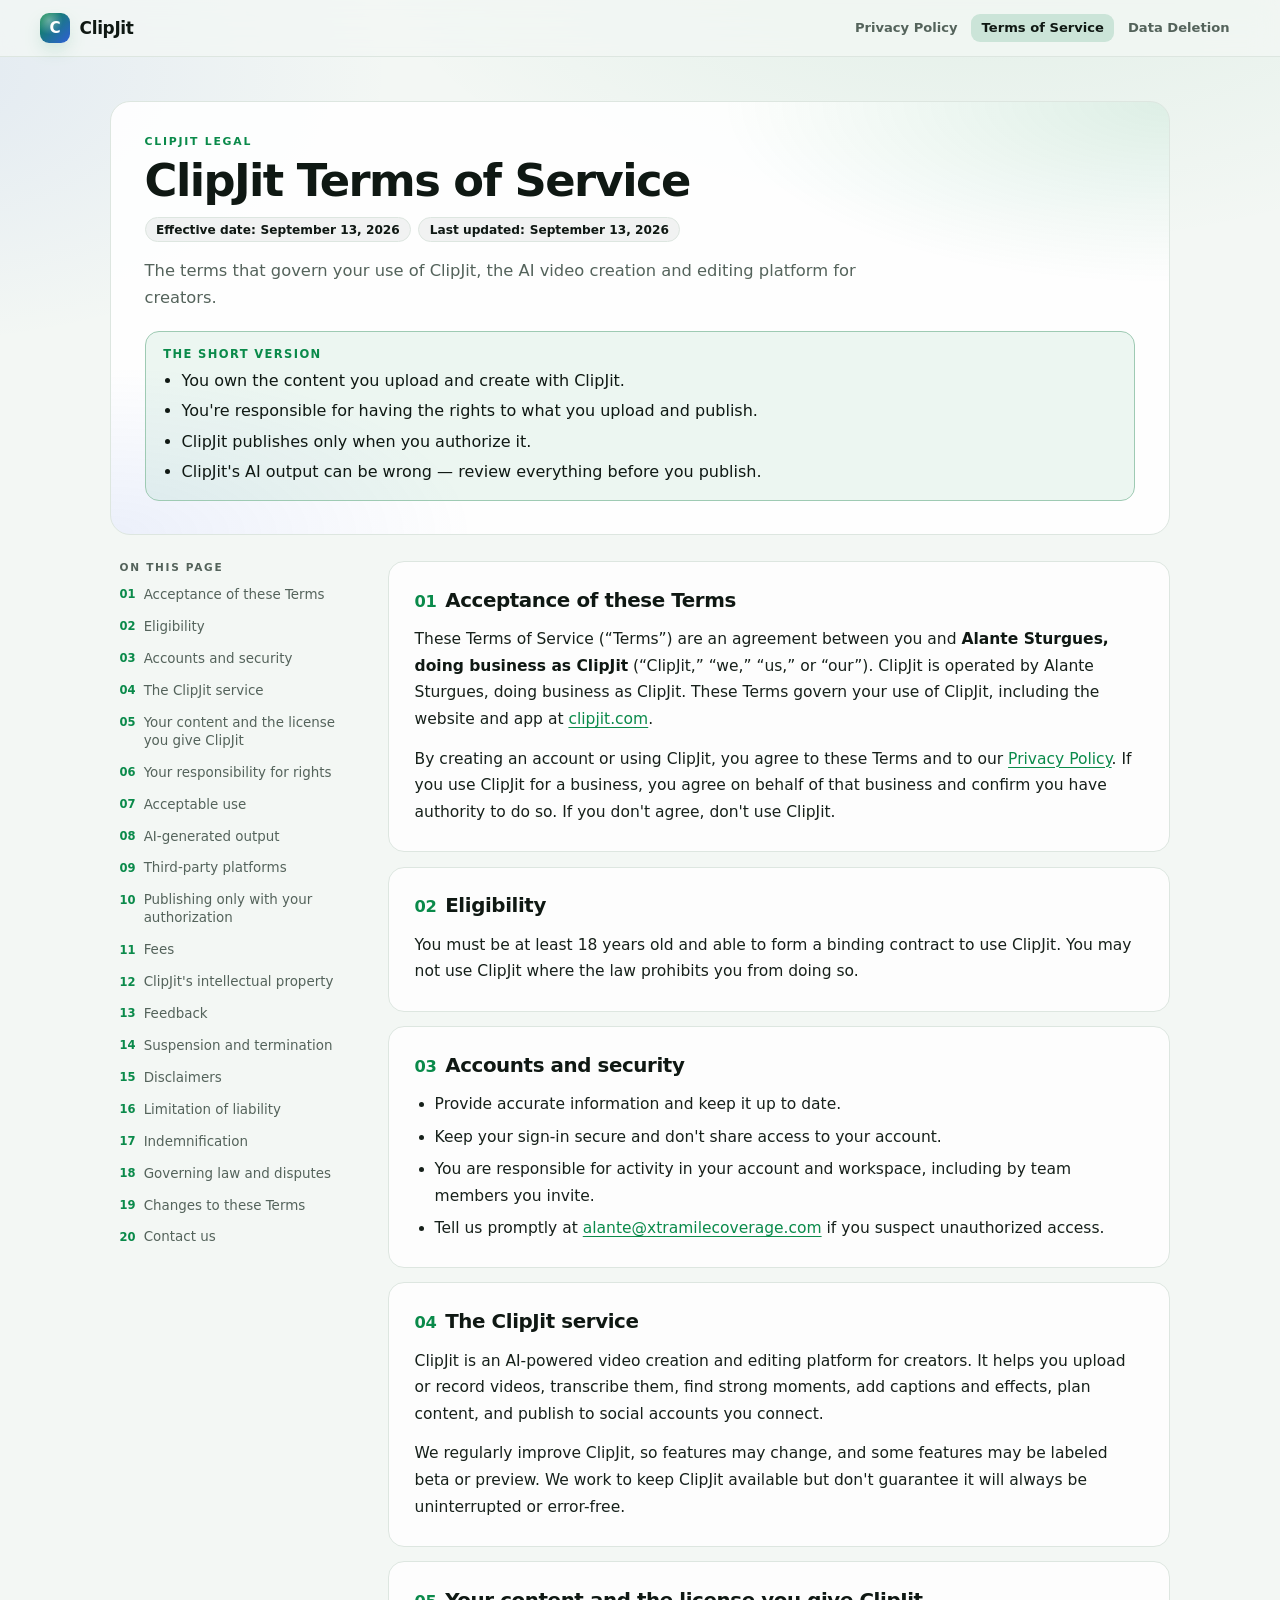
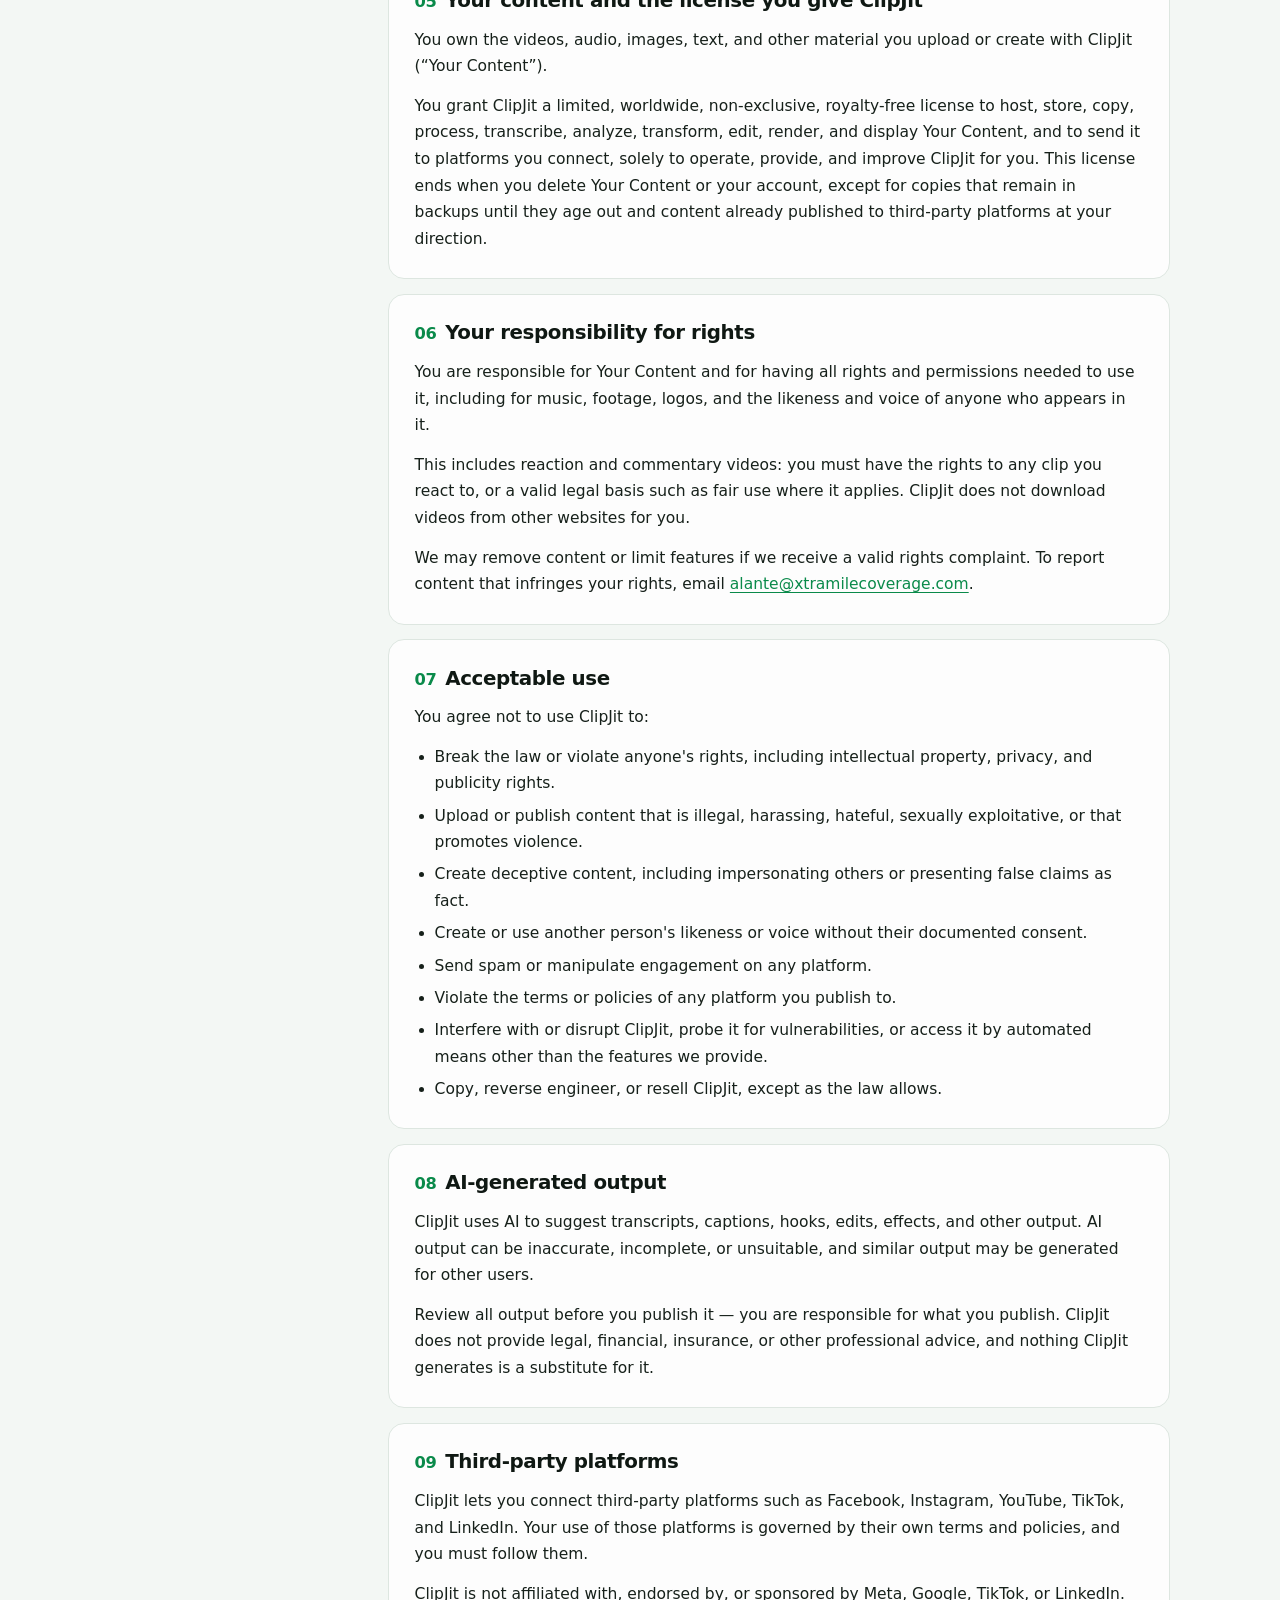
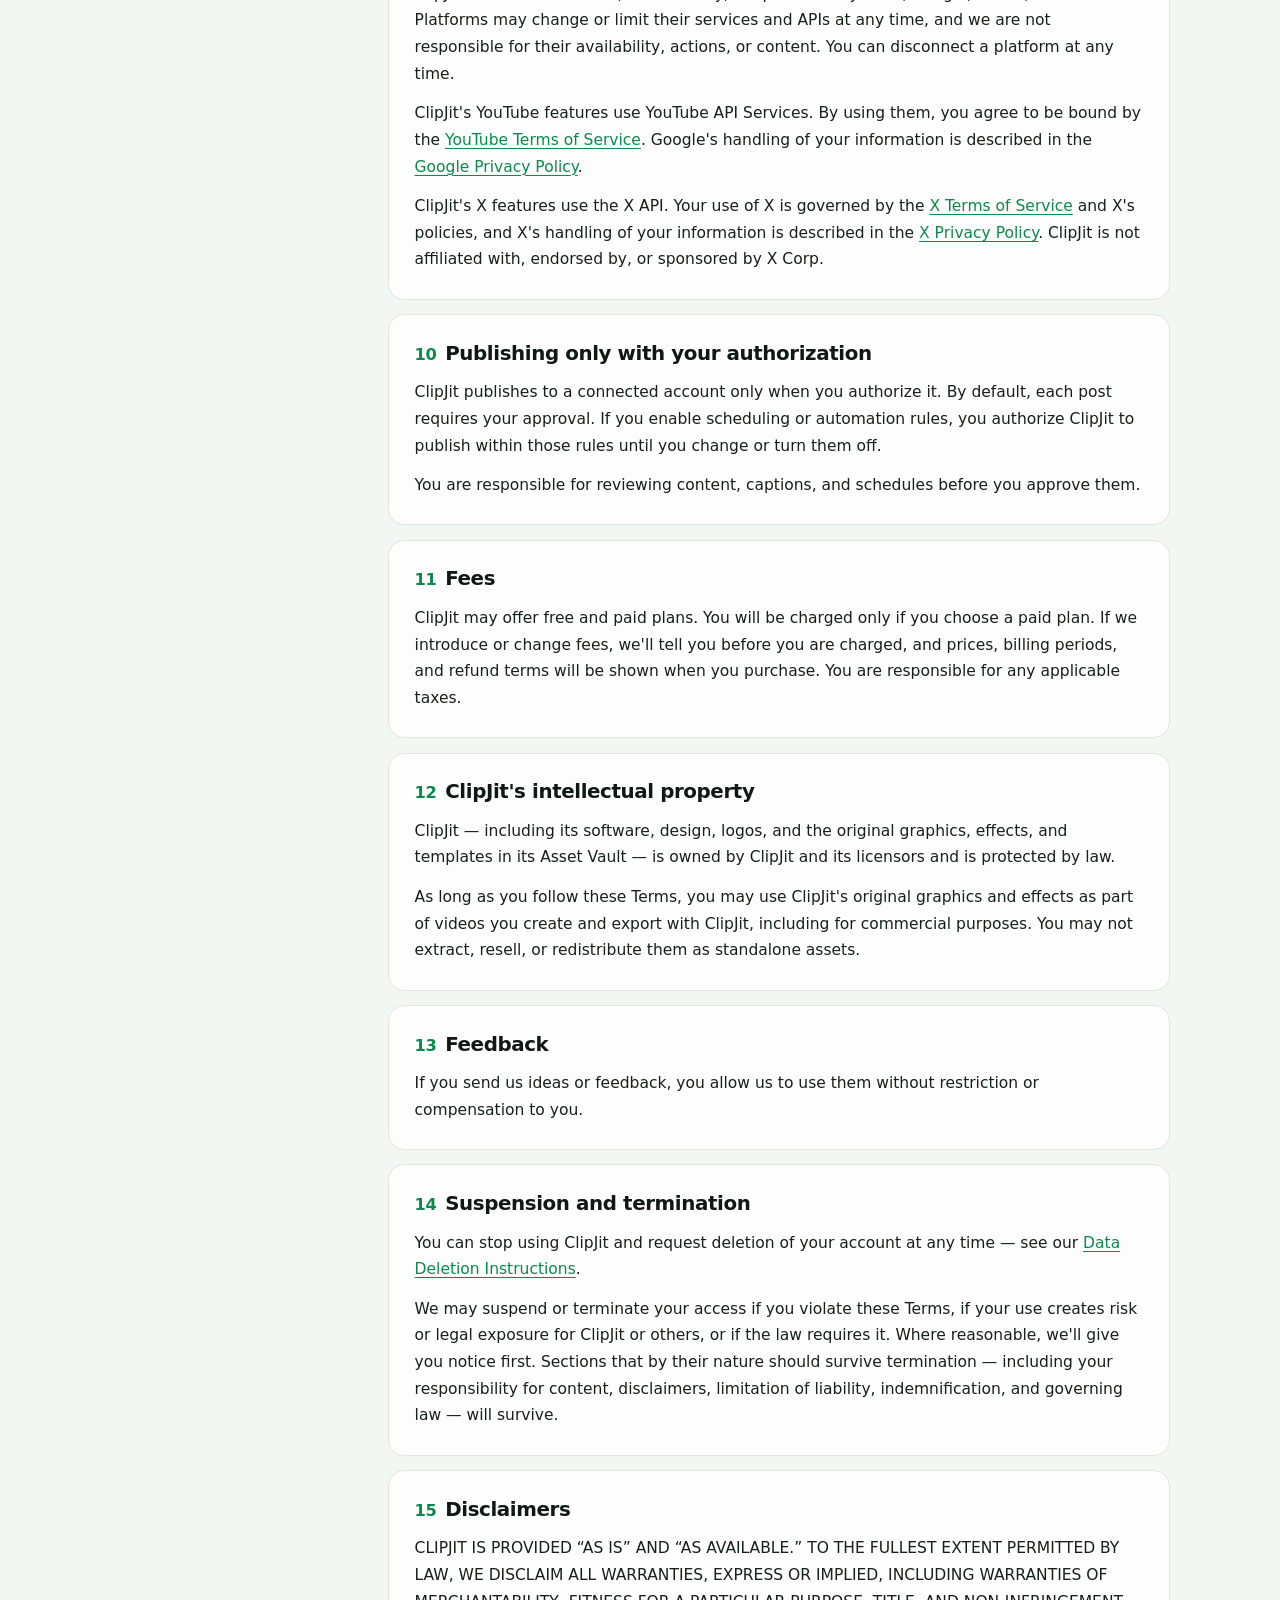
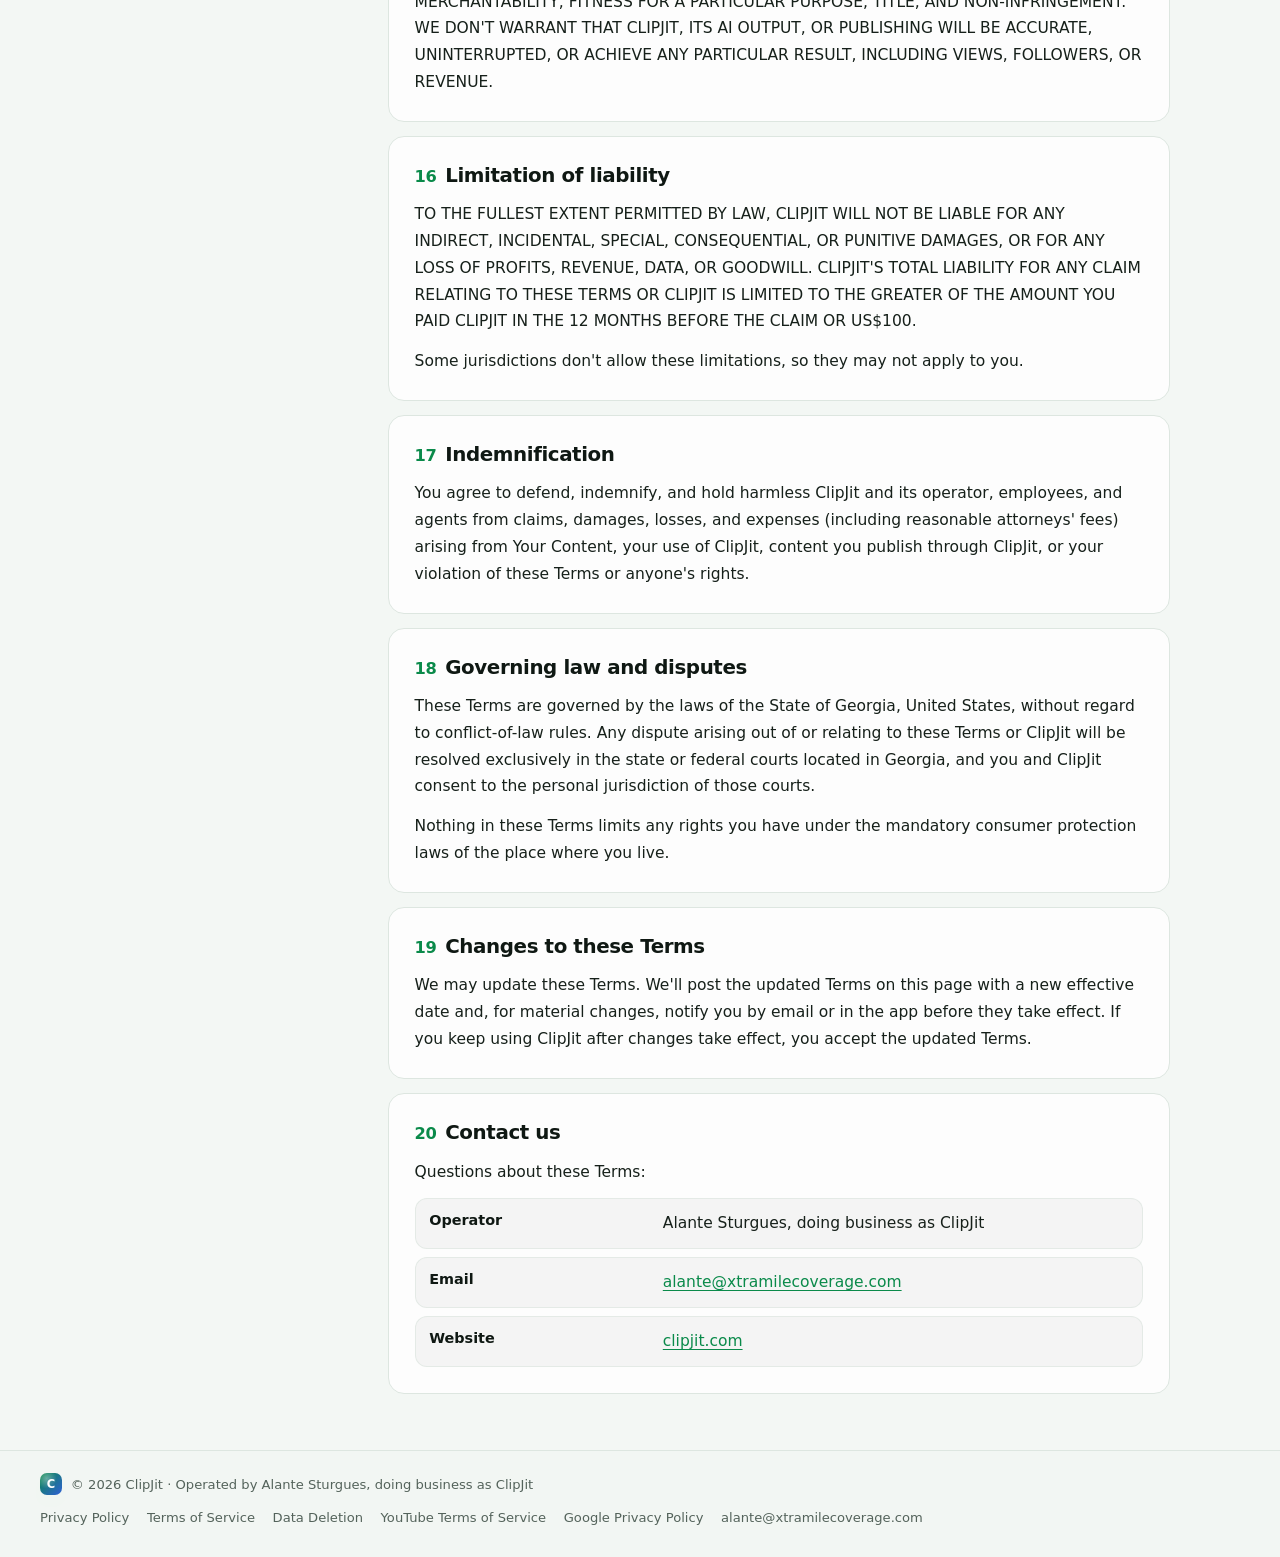
<file: terms/index.html>
<!doctype html>
<html lang="en">
<head>
<meta charset="utf-8">
<meta name="viewport" content="width=device-width, initial-scale=1">
<title>ClipJit Terms of Service</title>
<meta name="description" content="The terms that govern your use of ClipJit, the AI video creation and editing platform for creators.">
<meta name="robots" content="index,follow">
<link rel="canonical" href="https://clipjit.com/terms">
<meta property="og:type" content="website">
<meta property="og:site_name" content="ClipJit">
<meta property="og:title" content="ClipJit Terms of Service">
<meta property="og:description" content="The terms that govern your use of ClipJit, the AI video creation and editing platform for creators.">
<meta property="og:url" content="https://clipjit.com/terms">
<meta name="theme-color" content="#070908">
<meta name="color-scheme" content="dark light">
<link rel="icon" href="../favicon.svg" type="image/svg+xml">
<link rel="stylesheet" href="../styles.css">
</head>
<body>
<div class="lg-shell">
<header class="lg-top">
<a class="lg-brand" href="../" aria-label="ClipJit home"><span class="lg-mark" aria-hidden="true">C</span><span>ClipJit</span></a>
<nav class="lg-topnav" aria-label="Legal"><a href="../privacy">Privacy Policy</a><a href="../terms" aria-current="page">Terms of Service</a><a href="../data-deletion">Data Deletion</a></nav>
</header>
<main class="lg-main">
<article class="lg-doc">
<header class="lg-hero">
<p class="lg-kicker">ClipJit legal</p>
<h1 class="lg-title">ClipJit Terms of Service</h1>
<div class="lg-meta"><span class="lg-chip">Effective date: <time>September 13, 2026</time></span><span class="lg-chip">Last updated: <time>September 13, 2026</time></span></div>
<p class="lg-lede">The terms that govern your use of ClipJit, the AI video creation and editing platform for creators.</p>
<div class="lg-summary"><p class="lg-summary-title">The short version</p><ul><li>You own the content you upload and create with ClipJit.</li><li>You&#39;re responsible for having the rights to what you upload and publish.</li><li>ClipJit publishes only when you authorize it.</li><li>ClipJit&#39;s AI output can be wrong — review everything before you publish.</li></ul></div>
</header>
<div class="lg-layout">
<nav class="lg-toc" aria-label="On this page"><p class="lg-toc-title">On this page</p><ol><li><a href="#acceptance"><span class="lg-num">01</span>Acceptance of these Terms</a></li><li><a href="#eligibility"><span class="lg-num">02</span>Eligibility</a></li><li><a href="#accounts"><span class="lg-num">03</span>Accounts and security</a></li><li><a href="#the-service"><span class="lg-num">04</span>The ClipJit service</a></li><li><a href="#your-content"><span class="lg-num">05</span>Your content and the license you give ClipJit</a></li><li><a href="#content-rights"><span class="lg-num">06</span>Your responsibility for rights</a></li><li><a href="#acceptable-use"><span class="lg-num">07</span>Acceptable use</a></li><li><a href="#ai-output"><span class="lg-num">08</span>AI-generated output</a></li><li><a href="#third-party-platforms"><span class="lg-num">09</span>Third-party platforms</a></li><li><a href="#publishing-authorization"><span class="lg-num">10</span>Publishing only with your authorization</a></li><li><a href="#fees"><span class="lg-num">11</span>Fees</a></li><li><a href="#intellectual-property"><span class="lg-num">12</span>ClipJit&#39;s intellectual property</a></li><li><a href="#feedback"><span class="lg-num">13</span>Feedback</a></li><li><a href="#termination"><span class="lg-num">14</span>Suspension and termination</a></li><li><a href="#disclaimers"><span class="lg-num">15</span>Disclaimers</a></li><li><a href="#limitation-of-liability"><span class="lg-num">16</span>Limitation of liability</a></li><li><a href="#indemnification"><span class="lg-num">17</span>Indemnification</a></li><li><a href="#governing-law"><span class="lg-num">18</span>Governing law and disputes</a></li><li><a href="#changes"><span class="lg-num">19</span>Changes to these Terms</a></li><li><a href="#contact"><span class="lg-num">20</span>Contact us</a></li></ol></nav>
<div class="lg-sections"><section class="lg-section" id="acceptance" aria-labelledby="acceptance-h"><h2 id="acceptance-h"><span class="lg-num">01</span>Acceptance of these Terms</h2><p>These Terms of Service (“Terms”) are an agreement between you and <strong>Alante Sturgues, doing business as ClipJit</strong> (“ClipJit,” “we,” “us,” or “our”). ClipJit is operated by Alante Sturgues, doing business as ClipJit. These Terms govern your use of ClipJit, including the website and app at <a href="https://clipjit.com">clipjit.com</a>.</p><p>By creating an account or using ClipJit, you agree to these Terms and to our <a href="../privacy">Privacy Policy</a>. If you use ClipJit for a business, you agree on behalf of that business and confirm you have authority to do so. If you don&#39;t agree, don&#39;t use ClipJit.</p></section><section class="lg-section" id="eligibility" aria-labelledby="eligibility-h"><h2 id="eligibility-h"><span class="lg-num">02</span>Eligibility</h2><p>You must be at least 18 years old and able to form a binding contract to use ClipJit. You may not use ClipJit where the law prohibits you from doing so.</p></section><section class="lg-section" id="accounts" aria-labelledby="accounts-h"><h2 id="accounts-h"><span class="lg-num">03</span>Accounts and security</h2><ul><li>Provide accurate information and keep it up to date.</li><li>Keep your sign-in secure and don&#39;t share access to your account.</li><li>You are responsible for activity in your account and workspace, including by team members you invite.</li><li>Tell us promptly at <a href="mailto:alante@xtramilecoverage.com">alante@xtramilecoverage.com</a> if you suspect unauthorized access.</li></ul></section><section class="lg-section" id="the-service" aria-labelledby="the-service-h"><h2 id="the-service-h"><span class="lg-num">04</span>The ClipJit service</h2><p>ClipJit is an AI-powered video creation and editing platform for creators. It helps you upload or record videos, transcribe them, find strong moments, add captions and effects, plan content, and publish to social accounts you connect.</p><p>We regularly improve ClipJit, so features may change, and some features may be labeled beta or preview. We work to keep ClipJit available but don&#39;t guarantee it will always be uninterrupted or error-free.</p></section><section class="lg-section" id="your-content" aria-labelledby="your-content-h"><h2 id="your-content-h"><span class="lg-num">05</span>Your content and the license you give ClipJit</h2><p>You own the videos, audio, images, text, and other material you upload or create with ClipJit (“Your Content”).</p><p>You grant ClipJit a limited, worldwide, non-exclusive, royalty-free license to host, store, copy, process, transcribe, analyze, transform, edit, render, and display Your Content, and to send it to platforms you connect, solely to operate, provide, and improve ClipJit for you. This license ends when you delete Your Content or your account, except for copies that remain in backups until they age out and content already published to third-party platforms at your direction.</p></section><section class="lg-section" id="content-rights" aria-labelledby="content-rights-h"><h2 id="content-rights-h"><span class="lg-num">06</span>Your responsibility for rights</h2><p>You are responsible for Your Content and for having all rights and permissions needed to use it, including for music, footage, logos, and the likeness and voice of anyone who appears in it.</p><p>This includes reaction and commentary videos: you must have the rights to any clip you react to, or a valid legal basis such as fair use where it applies. ClipJit does not download videos from other websites for you.</p><p>We may remove content or limit features if we receive a valid rights complaint. To report content that infringes your rights, email <a href="mailto:alante@xtramilecoverage.com">alante@xtramilecoverage.com</a>.</p></section><section class="lg-section" id="acceptable-use" aria-labelledby="acceptable-use-h"><h2 id="acceptable-use-h"><span class="lg-num">07</span>Acceptable use</h2><p>You agree not to use ClipJit to:</p><ul><li>Break the law or violate anyone&#39;s rights, including intellectual property, privacy, and publicity rights.</li><li>Upload or publish content that is illegal, harassing, hateful, sexually exploitative, or that promotes violence.</li><li>Create deceptive content, including impersonating others or presenting false claims as fact.</li><li>Create or use another person&#39;s likeness or voice without their documented consent.</li><li>Send spam or manipulate engagement on any platform.</li><li>Violate the terms or policies of any platform you publish to.</li><li>Interfere with or disrupt ClipJit, probe it for vulnerabilities, or access it by automated means other than the features we provide.</li><li>Copy, reverse engineer, or resell ClipJit, except as the law allows.</li></ul></section><section class="lg-section" id="ai-output" aria-labelledby="ai-output-h"><h2 id="ai-output-h"><span class="lg-num">08</span>AI-generated output</h2><p>ClipJit uses AI to suggest transcripts, captions, hooks, edits, effects, and other output. AI output can be inaccurate, incomplete, or unsuitable, and similar output may be generated for other users.</p><p>Review all output before you publish it — you are responsible for what you publish. ClipJit does not provide legal, financial, insurance, or other professional advice, and nothing ClipJit generates is a substitute for it.</p></section><section class="lg-section" id="third-party-platforms" aria-labelledby="third-party-platforms-h"><h2 id="third-party-platforms-h"><span class="lg-num">09</span>Third-party platforms</h2><p>ClipJit lets you connect third-party platforms such as Facebook, Instagram, YouTube, TikTok, and LinkedIn. Your use of those platforms is governed by their own terms and policies, and you must follow them.</p><p>ClipJit is not affiliated with, endorsed by, or sponsored by Meta, Google, TikTok, or LinkedIn. Platforms may change or limit their services and APIs at any time, and we are not responsible for their availability, actions, or content. You can disconnect a platform at any time.</p><p>ClipJit&#39;s YouTube features use YouTube API Services. By using them, you agree to be bound by the <a href="https://www.youtube.com/t/terms">YouTube Terms of Service</a>. Google&#39;s handling of your information is described in the <a href="https://www.google.com/policies/privacy">Google Privacy Policy</a>.</p><p>ClipJit&#39;s X features use the X API. Your use of X is governed by the <a href="https://x.com/en/tos">X Terms of Service</a> and X&#39;s policies, and X&#39;s handling of your information is described in the <a href="https://x.com/en/privacy">X Privacy Policy</a>. ClipJit is not affiliated with, endorsed by, or sponsored by X Corp.</p></section><section class="lg-section" id="publishing-authorization" aria-labelledby="publishing-authorization-h"><h2 id="publishing-authorization-h"><span class="lg-num">10</span>Publishing only with your authorization</h2><p>ClipJit publishes to a connected account only when you authorize it. By default, each post requires your approval. If you enable scheduling or automation rules, you authorize ClipJit to publish within those rules until you change or turn them off.</p><p>You are responsible for reviewing content, captions, and schedules before you approve them.</p></section><section class="lg-section" id="fees" aria-labelledby="fees-h"><h2 id="fees-h"><span class="lg-num">11</span>Fees</h2><p>ClipJit may offer free and paid plans. You will be charged only if you choose a paid plan. If we introduce or change fees, we&#39;ll tell you before you are charged, and prices, billing periods, and refund terms will be shown when you purchase. You are responsible for any applicable taxes.</p></section><section class="lg-section" id="intellectual-property" aria-labelledby="intellectual-property-h"><h2 id="intellectual-property-h"><span class="lg-num">12</span>ClipJit&#39;s intellectual property</h2><p>ClipJit — including its software, design, logos, and the original graphics, effects, and templates in its Asset Vault — is owned by ClipJit and its licensors and is protected by law.</p><p>As long as you follow these Terms, you may use ClipJit&#39;s original graphics and effects as part of videos you create and export with ClipJit, including for commercial purposes. You may not extract, resell, or redistribute them as standalone assets.</p></section><section class="lg-section" id="feedback" aria-labelledby="feedback-h"><h2 id="feedback-h"><span class="lg-num">13</span>Feedback</h2><p>If you send us ideas or feedback, you allow us to use them without restriction or compensation to you.</p></section><section class="lg-section" id="termination" aria-labelledby="termination-h"><h2 id="termination-h"><span class="lg-num">14</span>Suspension and termination</h2><p>You can stop using ClipJit and request deletion of your account at any time — see our <a href="../data-deletion">Data Deletion Instructions</a>.</p><p>We may suspend or terminate your access if you violate these Terms, if your use creates risk or legal exposure for ClipJit or others, or if the law requires it. Where reasonable, we&#39;ll give you notice first. Sections that by their nature should survive termination — including your responsibility for content, disclaimers, limitation of liability, indemnification, and governing law — will survive.</p></section><section class="lg-section" id="disclaimers" aria-labelledby="disclaimers-h"><h2 id="disclaimers-h"><span class="lg-num">15</span>Disclaimers</h2><p>CLIPJIT IS PROVIDED “AS IS” AND “AS AVAILABLE.” TO THE FULLEST EXTENT PERMITTED BY LAW, WE DISCLAIM ALL WARRANTIES, EXPRESS OR IMPLIED, INCLUDING WARRANTIES OF MERCHANTABILITY, FITNESS FOR A PARTICULAR PURPOSE, TITLE, AND NON-INFRINGEMENT. WE DON&#39;T WARRANT THAT CLIPJIT, ITS AI OUTPUT, OR PUBLISHING WILL BE ACCURATE, UNINTERRUPTED, OR ACHIEVE ANY PARTICULAR RESULT, INCLUDING VIEWS, FOLLOWERS, OR REVENUE.</p></section><section class="lg-section" id="limitation-of-liability" aria-labelledby="limitation-of-liability-h"><h2 id="limitation-of-liability-h"><span class="lg-num">16</span>Limitation of liability</h2><p>TO THE FULLEST EXTENT PERMITTED BY LAW, CLIPJIT WILL NOT BE LIABLE FOR ANY INDIRECT, INCIDENTAL, SPECIAL, CONSEQUENTIAL, OR PUNITIVE DAMAGES, OR FOR ANY LOSS OF PROFITS, REVENUE, DATA, OR GOODWILL. CLIPJIT&#39;S TOTAL LIABILITY FOR ANY CLAIM RELATING TO THESE TERMS OR CLIPJIT IS LIMITED TO THE GREATER OF THE AMOUNT YOU PAID CLIPJIT IN THE 12 MONTHS BEFORE THE CLAIM OR US$100.</p><p>Some jurisdictions don&#39;t allow these limitations, so they may not apply to you.</p></section><section class="lg-section" id="indemnification" aria-labelledby="indemnification-h"><h2 id="indemnification-h"><span class="lg-num">17</span>Indemnification</h2><p>You agree to defend, indemnify, and hold harmless ClipJit and its operator, employees, and agents from claims, damages, losses, and expenses (including reasonable attorneys&#39; fees) arising from Your Content, your use of ClipJit, content you publish through ClipJit, or your violation of these Terms or anyone&#39;s rights.</p></section><section class="lg-section" id="governing-law" aria-labelledby="governing-law-h"><h2 id="governing-law-h"><span class="lg-num">18</span>Governing law and disputes</h2><p>These Terms are governed by the laws of the State of Georgia, United States, without regard to conflict-of-law rules. Any dispute arising out of or relating to these Terms or ClipJit will be resolved exclusively in the state or federal courts located in Georgia, and you and ClipJit consent to the personal jurisdiction of those courts.</p><p>Nothing in these Terms limits any rights you have under the mandatory consumer protection laws of the place where you live.</p></section><section class="lg-section" id="changes" aria-labelledby="changes-h"><h2 id="changes-h"><span class="lg-num">19</span>Changes to these Terms</h2><p>We may update these Terms. We&#39;ll post the updated Terms on this page with a new effective date and, for material changes, notify you by email or in the app before they take effect. If you keep using ClipJit after changes take effect, you accept the updated Terms.</p></section><section class="lg-section" id="contact" aria-labelledby="contact-h"><h2 id="contact-h"><span class="lg-num">20</span>Contact us</h2><p>Questions about these Terms:</p><dl class="lg-defs"><div class="lg-def"><dt>Operator</dt><dd>Alante Sturgues, doing business as ClipJit</dd></div><div class="lg-def"><dt>Email</dt><dd><a href="mailto:alante@xtramilecoverage.com">alante@xtramilecoverage.com</a></dd></div><div class="lg-def"><dt>Website</dt><dd><a href="https://clipjit.com">clipjit.com</a></dd></div></dl></section></div>
</div>
</article>
</main>
<footer class="lg-footer">
<div class="lg-foot-brand"><span class="lg-mark lg-mark-sm" aria-hidden="true">C</span><span>© 2026 ClipJit · Operated by Alante Sturgues, doing business as ClipJit</span></div>
<nav class="lg-foot-nav" aria-label="Legal"><a href="../privacy">Privacy Policy</a><a href="../terms">Terms of Service</a><a href="../data-deletion">Data Deletion</a><a href="https://www.youtube.com/t/terms" rel="noopener noreferrer">YouTube Terms of Service</a><a href="https://www.google.com/policies/privacy" rel="noopener noreferrer">Google Privacy Policy</a><a href="mailto:alante@xtramilecoverage.com">alante@xtramilecoverage.com</a></nav>
</footer>
</div>
</body>
</html>
</file>
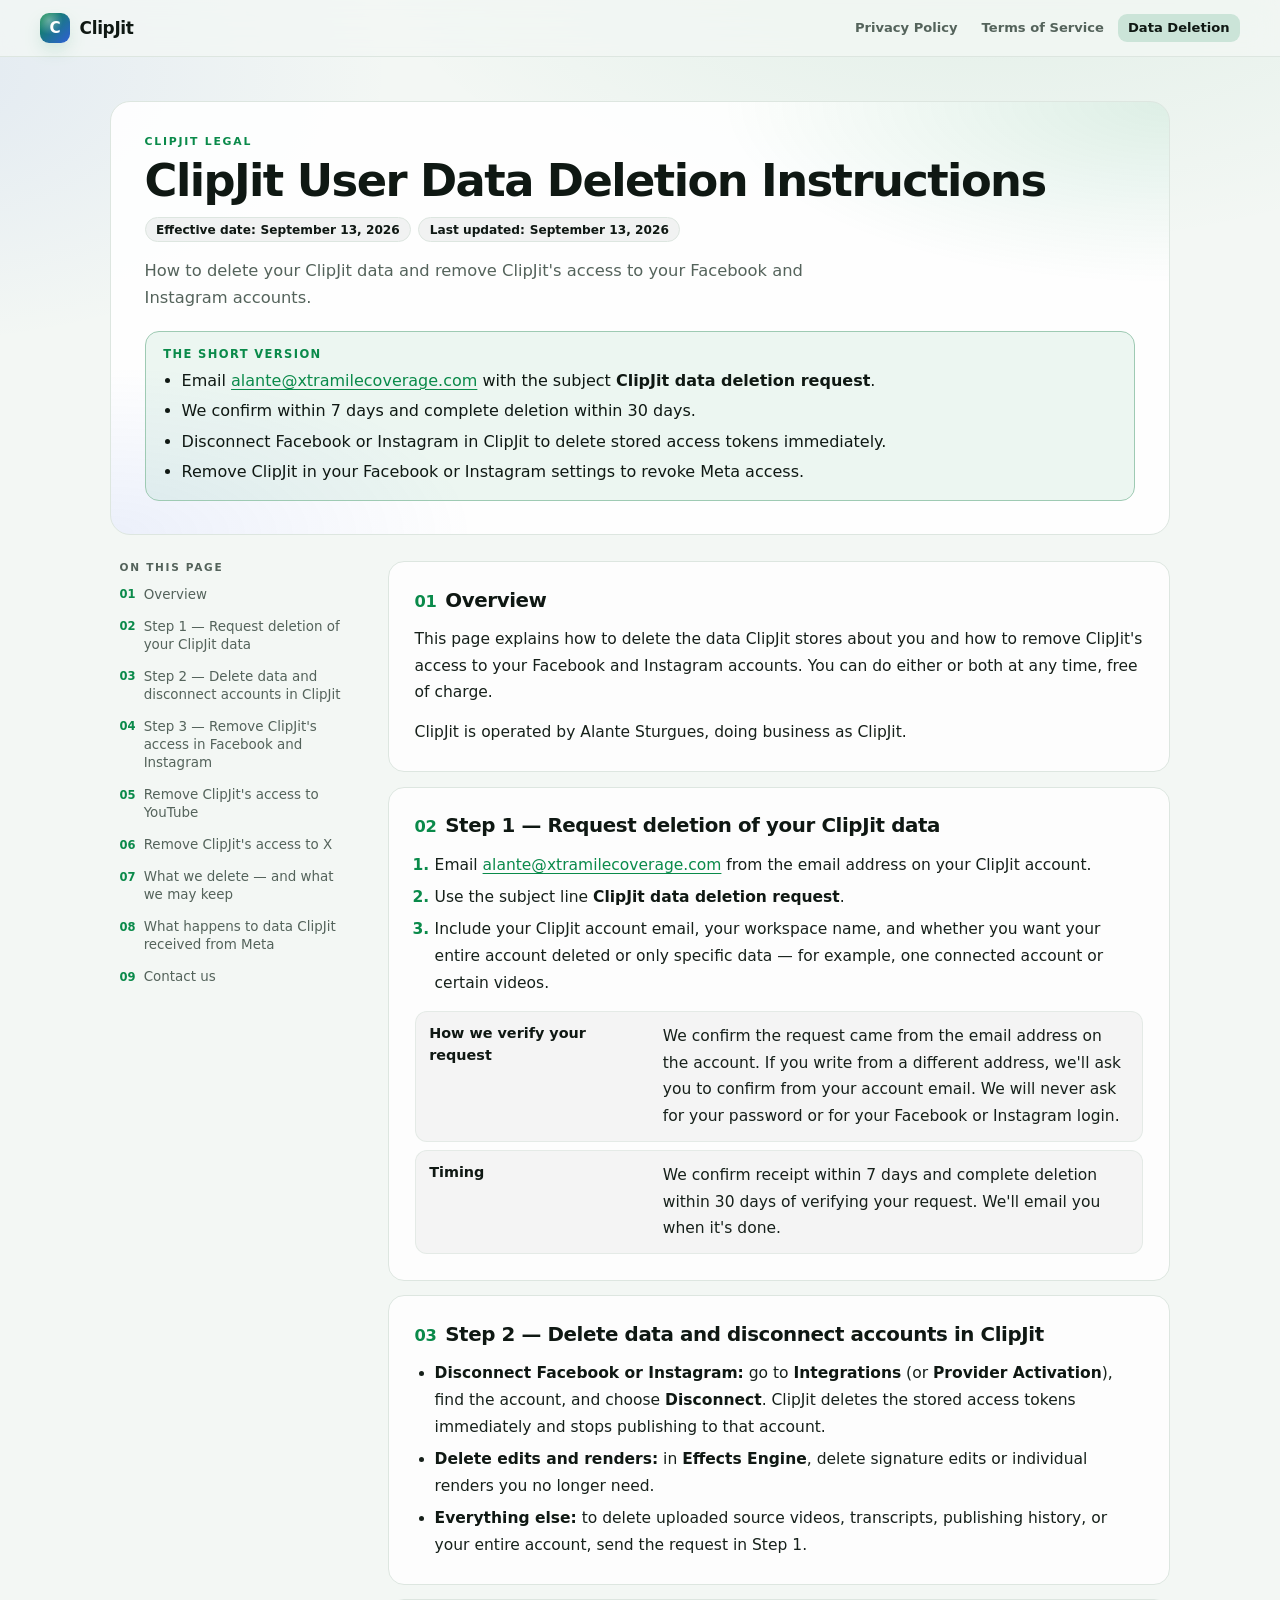
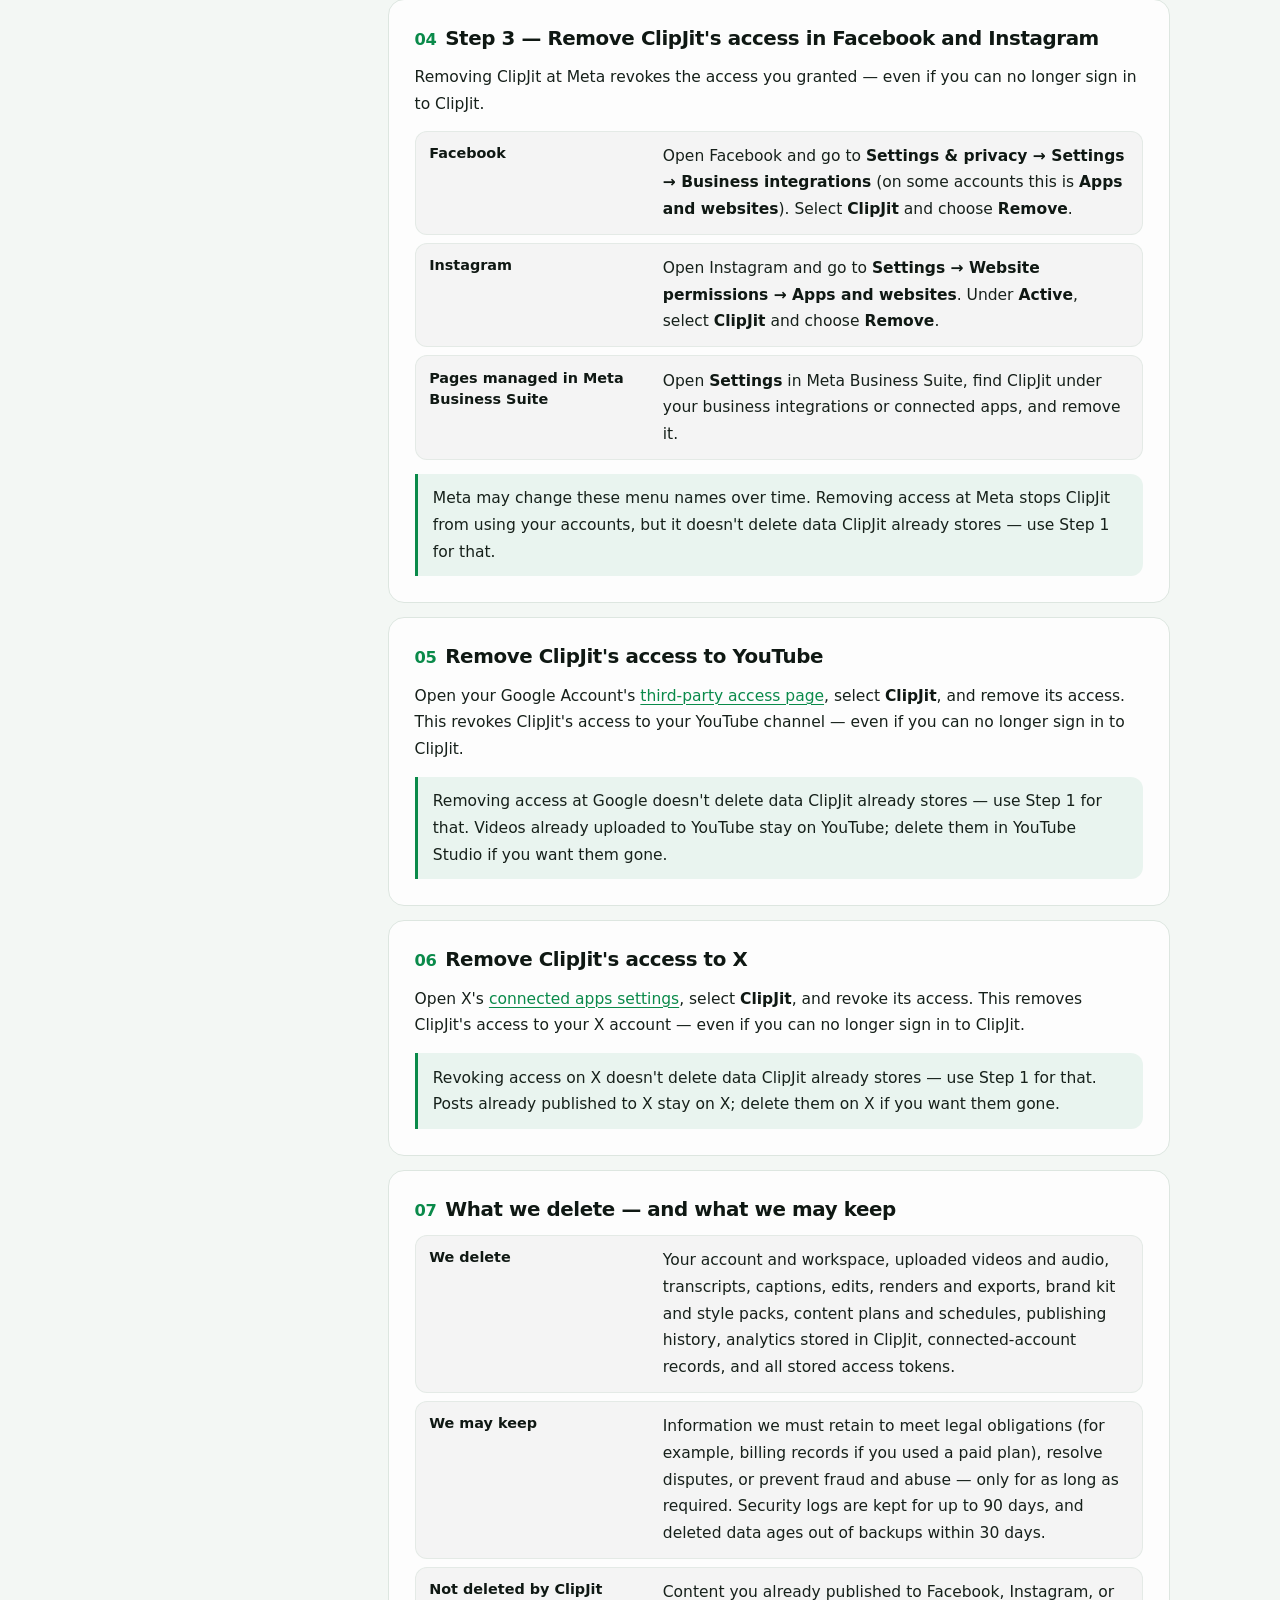
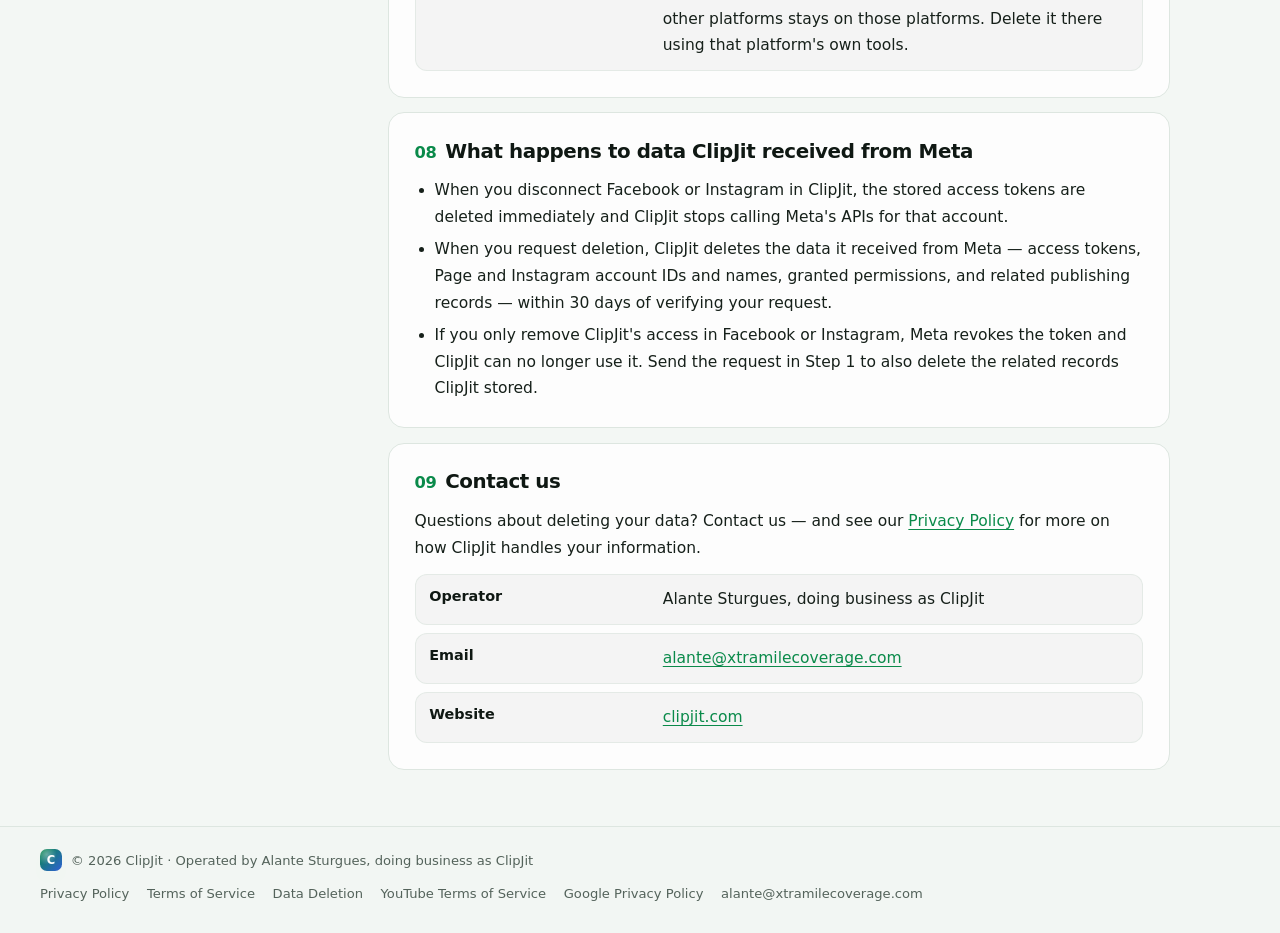
<file: data-deletion.html>
<!doctype html>
<html lang="en">
<head>
<meta charset="utf-8">
<meta name="viewport" content="width=device-width, initial-scale=1">
<title>ClipJit User Data Deletion Instructions</title>
<meta name="description" content="How to delete your ClipJit data and remove ClipJit&#39;s access to your Facebook and Instagram accounts.">
<meta name="robots" content="index,follow">
<link rel="canonical" href="https://clipjit.com/data-deletion">
<meta property="og:type" content="website">
<meta property="og:site_name" content="ClipJit">
<meta property="og:title" content="ClipJit User Data Deletion Instructions">
<meta property="og:description" content="How to delete your ClipJit data and remove ClipJit&#39;s access to your Facebook and Instagram accounts.">
<meta property="og:url" content="https://clipjit.com/data-deletion">
<meta name="theme-color" content="#070908">
<meta name="color-scheme" content="dark light">
<link rel="icon" href="favicon.svg" type="image/svg+xml">
<link rel="stylesheet" href="styles.css">
</head>
<body>
<div class="lg-shell">
<header class="lg-top">
<a class="lg-brand" href="./" aria-label="ClipJit home"><span class="lg-mark" aria-hidden="true">C</span><span>ClipJit</span></a>
<nav class="lg-topnav" aria-label="Legal"><a href="privacy">Privacy Policy</a><a href="terms">Terms of Service</a><a href="data-deletion" aria-current="page">Data Deletion</a></nav>
</header>
<main class="lg-main">
<article class="lg-doc">
<header class="lg-hero">
<p class="lg-kicker">ClipJit legal</p>
<h1 class="lg-title">ClipJit User Data Deletion Instructions</h1>
<div class="lg-meta"><span class="lg-chip">Effective date: <time>September 13, 2026</time></span><span class="lg-chip">Last updated: <time>September 13, 2026</time></span></div>
<p class="lg-lede">How to delete your ClipJit data and remove ClipJit&#39;s access to your Facebook and Instagram accounts.</p>
<div class="lg-summary"><p class="lg-summary-title">The short version</p><ul><li>Email <a href="mailto:alante@xtramilecoverage.com">alante@xtramilecoverage.com</a> with the subject <strong>ClipJit data deletion request</strong>.</li><li>We confirm within 7 days and complete deletion within 30 days.</li><li>Disconnect Facebook or Instagram in ClipJit to delete stored access tokens immediately.</li><li>Remove ClipJit in your Facebook or Instagram settings to revoke Meta access.</li></ul></div>
</header>
<div class="lg-layout">
<nav class="lg-toc" aria-label="On this page"><p class="lg-toc-title">On this page</p><ol><li><a href="#overview"><span class="lg-num">01</span>Overview</a></li><li><a href="#request-deletion"><span class="lg-num">02</span>Step 1 — Request deletion of your ClipJit data</a></li><li><a href="#in-app"><span class="lg-num">03</span>Step 2 — Delete data and disconnect accounts in ClipJit</a></li><li><a href="#revoke-meta"><span class="lg-num">04</span>Step 3 — Remove ClipJit&#39;s access in Facebook and Instagram</a></li><li><a href="#revoke-google"><span class="lg-num">05</span>Remove ClipJit&#39;s access to YouTube</a></li><li><a href="#revoke-x"><span class="lg-num">06</span>Remove ClipJit&#39;s access to X</a></li><li><a href="#what-we-delete"><span class="lg-num">07</span>What we delete — and what we may keep</a></li><li><a href="#meta-data"><span class="lg-num">08</span>What happens to data ClipJit received from Meta</a></li><li><a href="#contact"><span class="lg-num">09</span>Contact us</a></li></ol></nav>
<div class="lg-sections"><section class="lg-section" id="overview" aria-labelledby="overview-h"><h2 id="overview-h"><span class="lg-num">01</span>Overview</h2><p>This page explains how to delete the data ClipJit stores about you and how to remove ClipJit&#39;s access to your Facebook and Instagram accounts. You can do either or both at any time, free of charge.</p><p>ClipJit is operated by Alante Sturgues, doing business as ClipJit.</p></section><section class="lg-section" id="request-deletion" aria-labelledby="request-deletion-h"><h2 id="request-deletion-h"><span class="lg-num">02</span>Step 1 — Request deletion of your ClipJit data</h2><ol class="lg-steps"><li>Email <a href="mailto:alante@xtramilecoverage.com">alante@xtramilecoverage.com</a> from the email address on your ClipJit account.</li><li>Use the subject line <strong>ClipJit data deletion request</strong>.</li><li>Include your ClipJit account email, your workspace name, and whether you want your entire account deleted or only specific data — for example, one connected account or certain videos.</li></ol><dl class="lg-defs"><div class="lg-def"><dt>How we verify your request</dt><dd>We confirm the request came from the email address on the account. If you write from a different address, we&#39;ll ask you to confirm from your account email. We will never ask for your password or for your Facebook or Instagram login.</dd></div><div class="lg-def"><dt>Timing</dt><dd>We confirm receipt within 7 days and complete deletion within 30 days of verifying your request. We&#39;ll email you when it&#39;s done.</dd></div></dl></section><section class="lg-section" id="in-app" aria-labelledby="in-app-h"><h2 id="in-app-h"><span class="lg-num">03</span>Step 2 — Delete data and disconnect accounts in ClipJit</h2><ul><li><strong>Disconnect Facebook or Instagram:</strong> go to <strong>Integrations</strong> (or <strong>Provider Activation</strong>), find the account, and choose <strong>Disconnect</strong>. ClipJit deletes the stored access tokens immediately and stops publishing to that account.</li><li><strong>Delete edits and renders:</strong> in <strong>Effects Engine</strong>, delete signature edits or individual renders you no longer need.</li><li><strong>Everything else:</strong> to delete uploaded source videos, transcripts, publishing history, or your entire account, send the request in Step 1.</li></ul></section><section class="lg-section" id="revoke-meta" aria-labelledby="revoke-meta-h"><h2 id="revoke-meta-h"><span class="lg-num">04</span>Step 3 — Remove ClipJit&#39;s access in Facebook and Instagram</h2><p>Removing ClipJit at Meta revokes the access you granted — even if you can no longer sign in to ClipJit.</p><dl class="lg-defs"><div class="lg-def"><dt>Facebook</dt><dd>Open Facebook and go to <strong>Settings &amp; privacy → Settings → Business integrations</strong> (on some accounts this is <strong>Apps and websites</strong>). Select <strong>ClipJit</strong> and choose <strong>Remove</strong>.</dd></div><div class="lg-def"><dt>Instagram</dt><dd>Open Instagram and go to <strong>Settings → Website permissions → Apps and websites</strong>. Under <strong>Active</strong>, select <strong>ClipJit</strong> and choose <strong>Remove</strong>.</dd></div><div class="lg-def"><dt>Pages managed in Meta Business Suite</dt><dd>Open <strong>Settings</strong> in Meta Business Suite, find ClipJit under your business integrations or connected apps, and remove it.</dd></div></dl><p class="lg-note">Meta may change these menu names over time. Removing access at Meta stops ClipJit from using your accounts, but it doesn&#39;t delete data ClipJit already stores — use Step 1 for that.</p></section><section class="lg-section" id="revoke-google" aria-labelledby="revoke-google-h"><h2 id="revoke-google-h"><span class="lg-num">05</span>Remove ClipJit&#39;s access to YouTube</h2><p>Open your Google Account&#39;s <a href="https://security.google.com/settings/security/permissions">third-party access page</a>, select <strong>ClipJit</strong>, and remove its access. This revokes ClipJit&#39;s access to your YouTube channel — even if you can no longer sign in to ClipJit.</p><p class="lg-note">Removing access at Google doesn&#39;t delete data ClipJit already stores — use Step 1 for that. Videos already uploaded to YouTube stay on YouTube; delete them in YouTube Studio if you want them gone.</p></section><section class="lg-section" id="revoke-x" aria-labelledby="revoke-x-h"><h2 id="revoke-x-h"><span class="lg-num">06</span>Remove ClipJit&#39;s access to X</h2><p>Open X&#39;s <a href="https://x.com/settings/connected_apps">connected apps settings</a>, select <strong>ClipJit</strong>, and revoke its access. This removes ClipJit&#39;s access to your X account — even if you can no longer sign in to ClipJit.</p><p class="lg-note">Revoking access on X doesn&#39;t delete data ClipJit already stores — use Step 1 for that. Posts already published to X stay on X; delete them on X if you want them gone.</p></section><section class="lg-section" id="what-we-delete" aria-labelledby="what-we-delete-h"><h2 id="what-we-delete-h"><span class="lg-num">07</span>What we delete — and what we may keep</h2><dl class="lg-defs"><div class="lg-def"><dt>We delete</dt><dd>Your account and workspace, uploaded videos and audio, transcripts, captions, edits, renders and exports, brand kit and style packs, content plans and schedules, publishing history, analytics stored in ClipJit, connected-account records, and all stored access tokens.</dd></div><div class="lg-def"><dt>We may keep</dt><dd>Information we must retain to meet legal obligations (for example, billing records if you used a paid plan), resolve disputes, or prevent fraud and abuse — only for as long as required. Security logs are kept for up to 90 days, and deleted data ages out of backups within 30 days.</dd></div><div class="lg-def"><dt>Not deleted by ClipJit</dt><dd>Content you already published to Facebook, Instagram, or other platforms stays on those platforms. Delete it there using that platform&#39;s own tools.</dd></div></dl></section><section class="lg-section" id="meta-data" aria-labelledby="meta-data-h"><h2 id="meta-data-h"><span class="lg-num">08</span>What happens to data ClipJit received from Meta</h2><ul><li>When you disconnect Facebook or Instagram in ClipJit, the stored access tokens are deleted immediately and ClipJit stops calling Meta&#39;s APIs for that account.</li><li>When you request deletion, ClipJit deletes the data it received from Meta — access tokens, Page and Instagram account IDs and names, granted permissions, and related publishing records — within 30 days of verifying your request.</li><li>If you only remove ClipJit&#39;s access in Facebook or Instagram, Meta revokes the token and ClipJit can no longer use it. Send the request in Step 1 to also delete the related records ClipJit stored.</li></ul></section><section class="lg-section" id="contact" aria-labelledby="contact-h"><h2 id="contact-h"><span class="lg-num">09</span>Contact us</h2><p>Questions about deleting your data? Contact us — and see our <a href="privacy">Privacy Policy</a> for more on how ClipJit handles your information.</p><dl class="lg-defs"><div class="lg-def"><dt>Operator</dt><dd>Alante Sturgues, doing business as ClipJit</dd></div><div class="lg-def"><dt>Email</dt><dd><a href="mailto:alante@xtramilecoverage.com">alante@xtramilecoverage.com</a></dd></div><div class="lg-def"><dt>Website</dt><dd><a href="https://clipjit.com">clipjit.com</a></dd></div></dl></section></div>
</div>
</article>
</main>
<footer class="lg-footer">
<div class="lg-foot-brand"><span class="lg-mark lg-mark-sm" aria-hidden="true">C</span><span>© 2026 ClipJit · Operated by Alante Sturgues, doing business as ClipJit</span></div>
<nav class="lg-foot-nav" aria-label="Legal"><a href="privacy">Privacy Policy</a><a href="terms">Terms of Service</a><a href="data-deletion">Data Deletion</a><a href="https://www.youtube.com/t/terms" rel="noopener noreferrer">YouTube Terms of Service</a><a href="https://www.google.com/policies/privacy" rel="noopener noreferrer">Google Privacy Policy</a><a href="mailto:alante@xtramilecoverage.com">alante@xtramilecoverage.com</a></nav>
</footer>
</div>
</body>
</html>
</file>
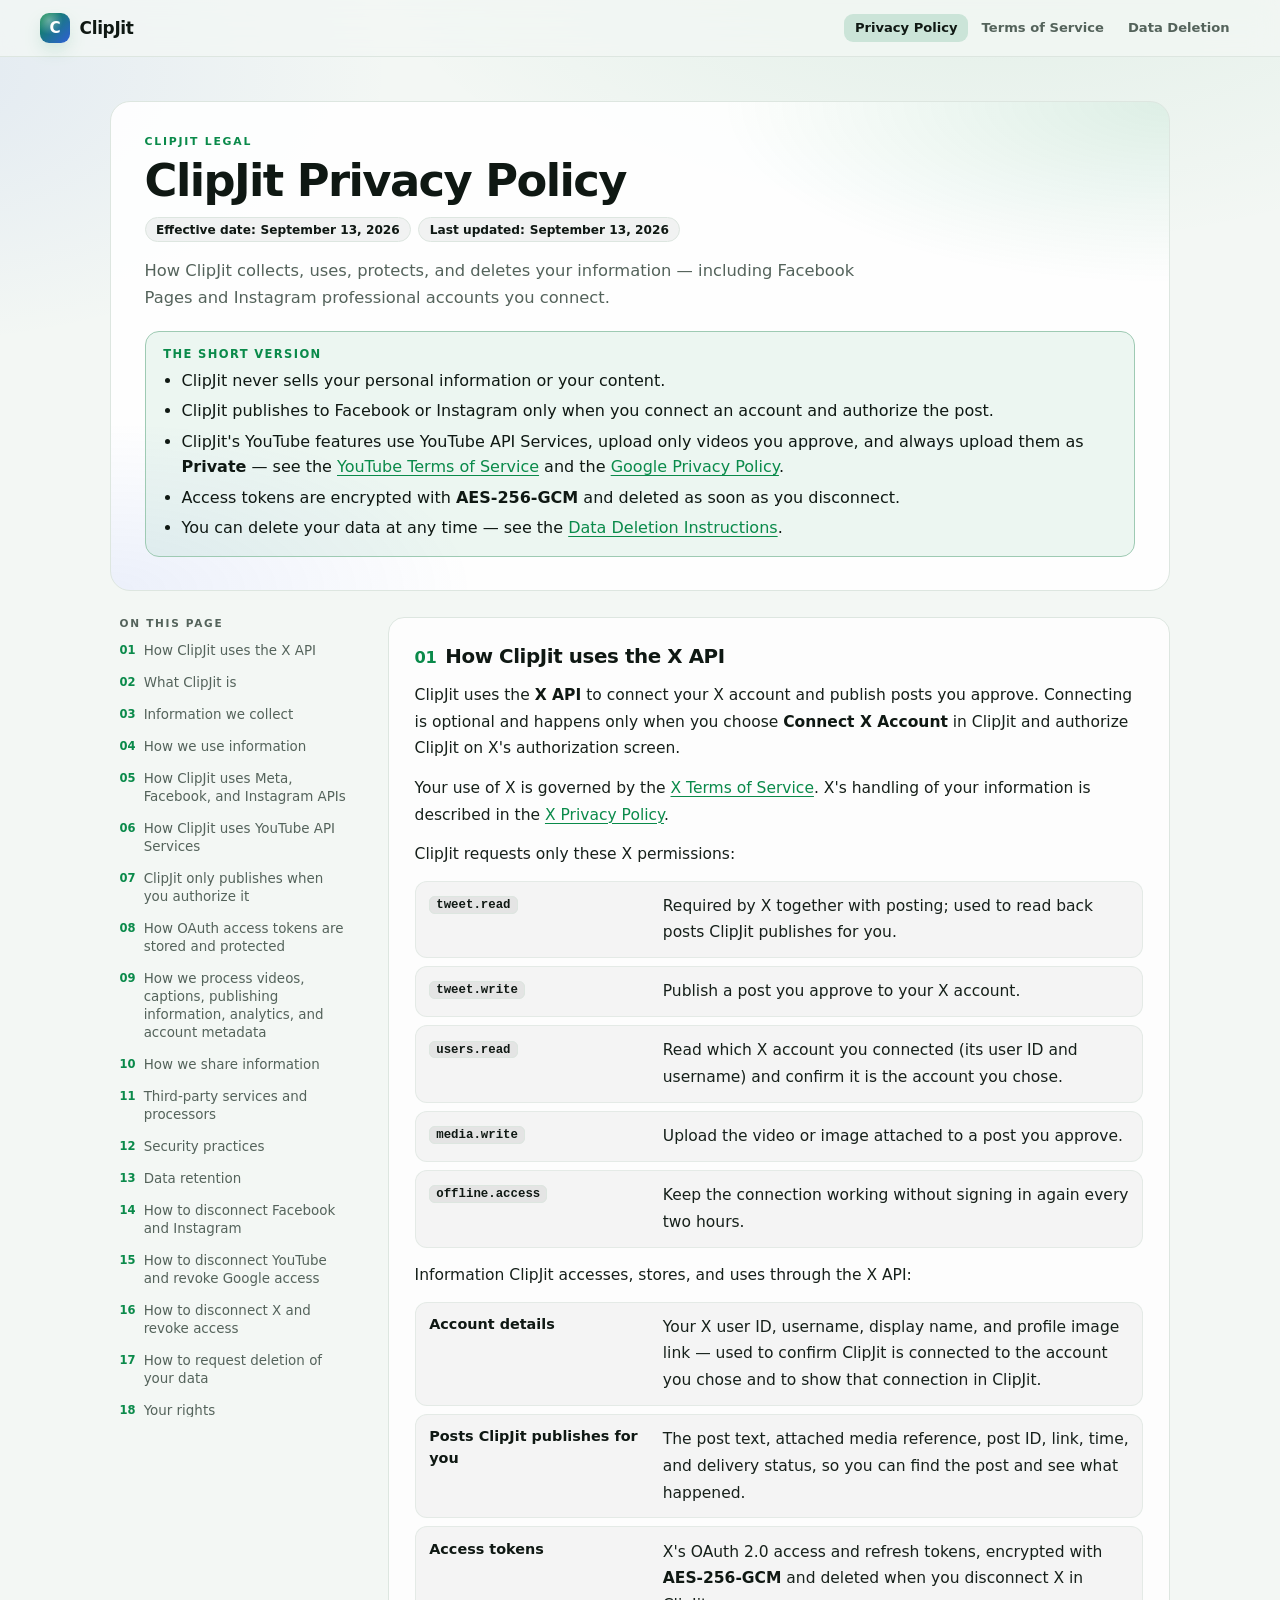
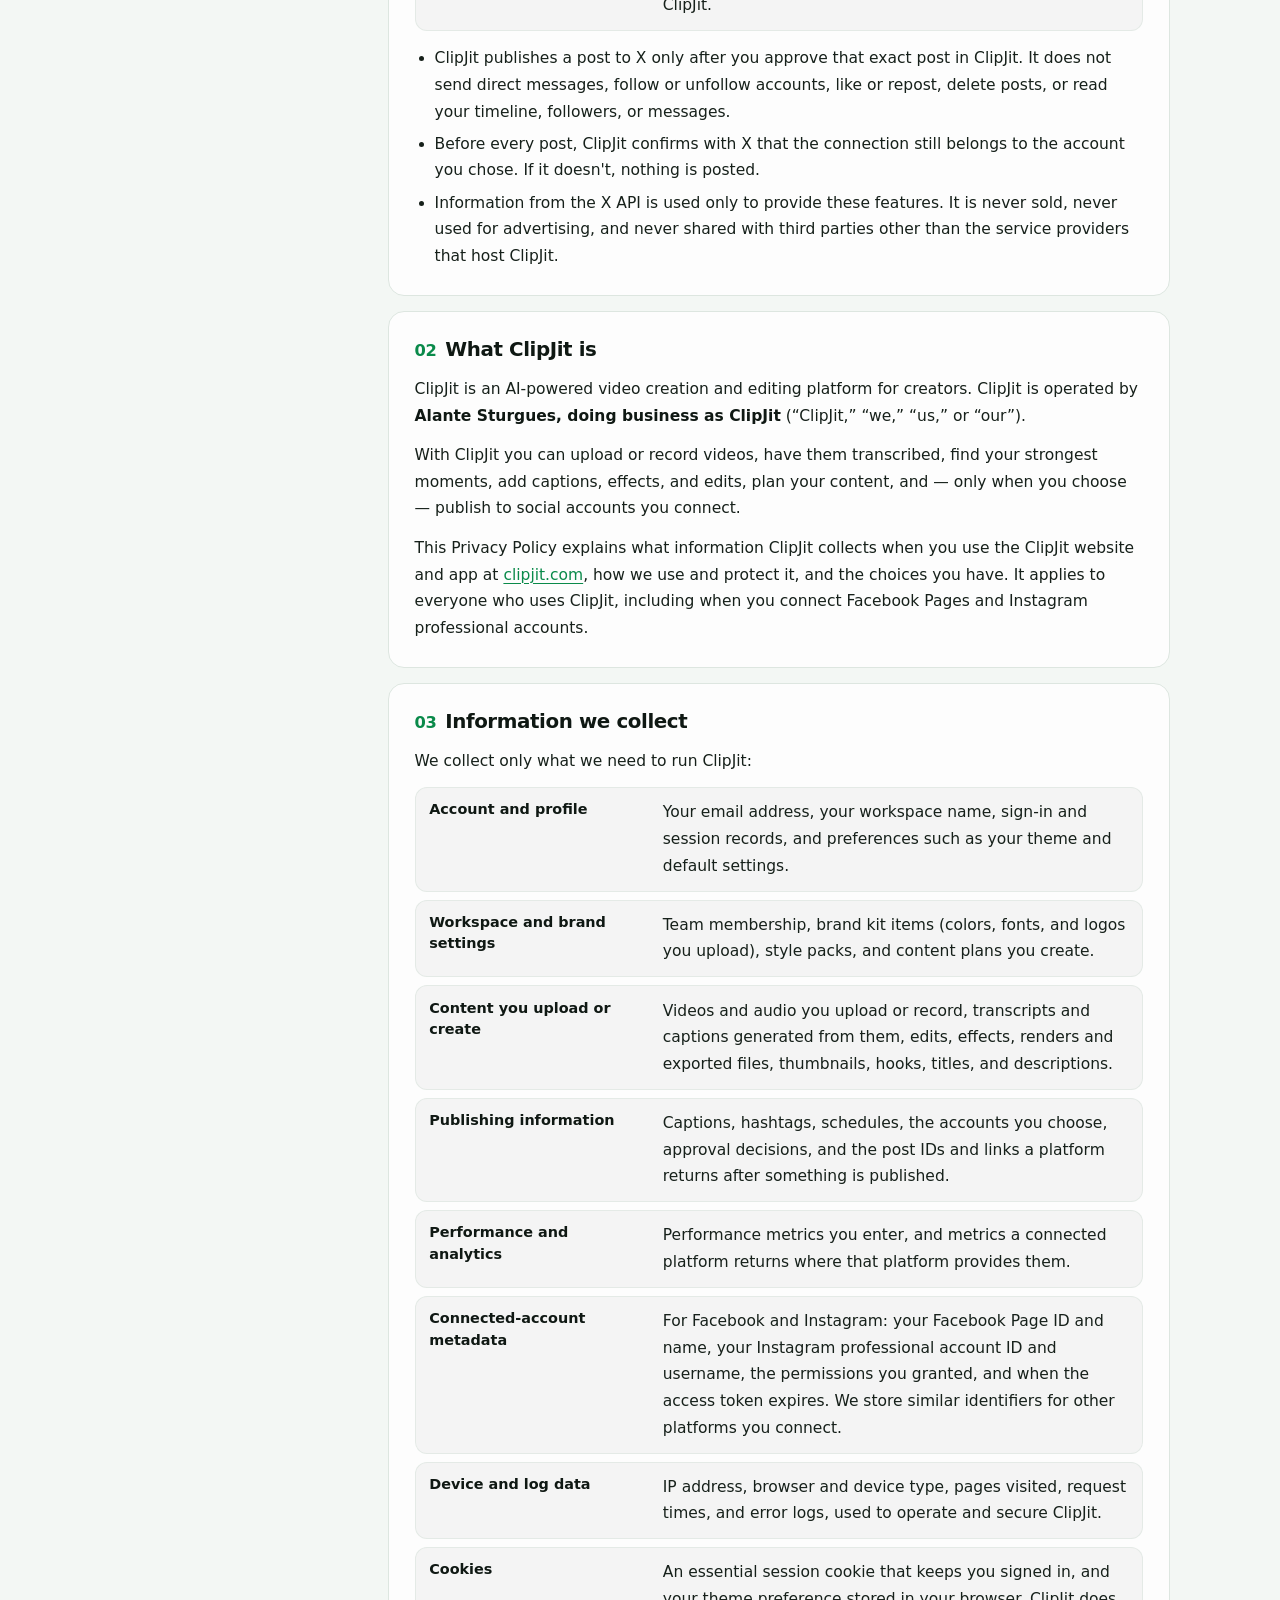
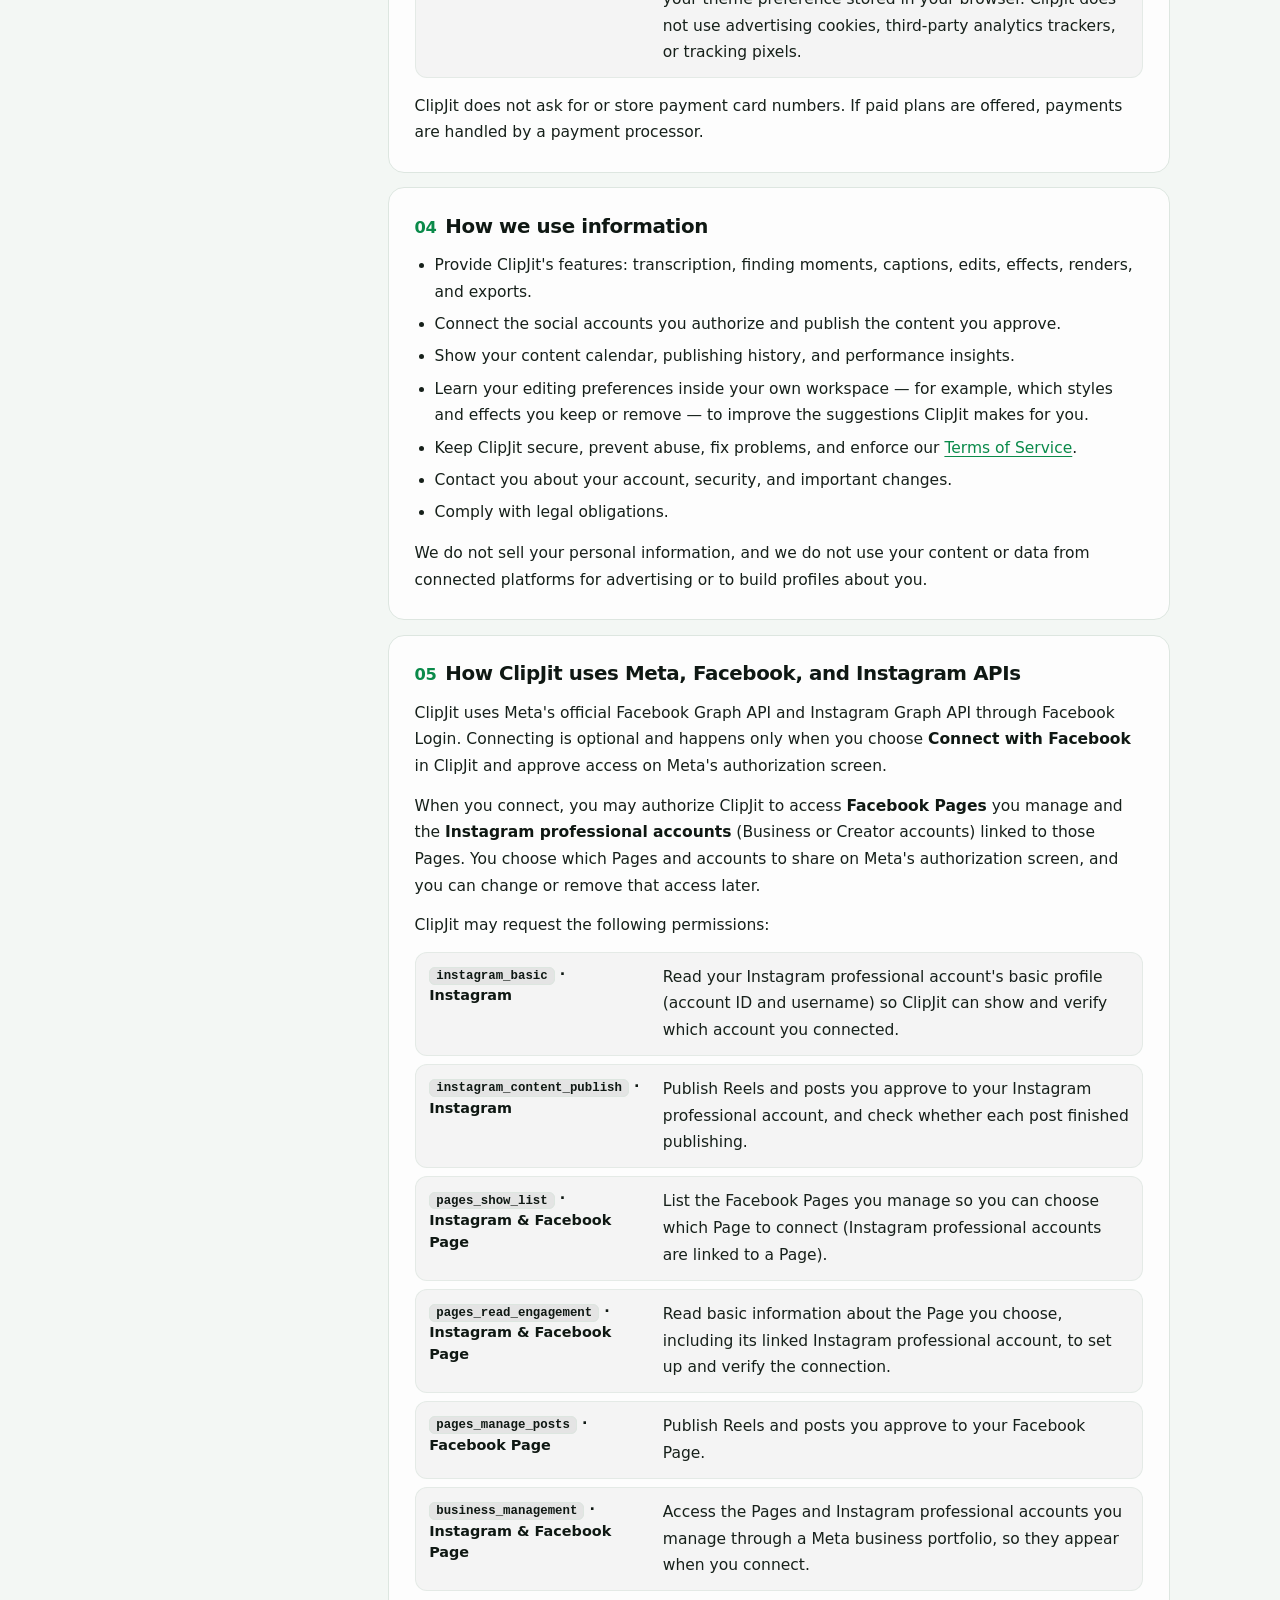
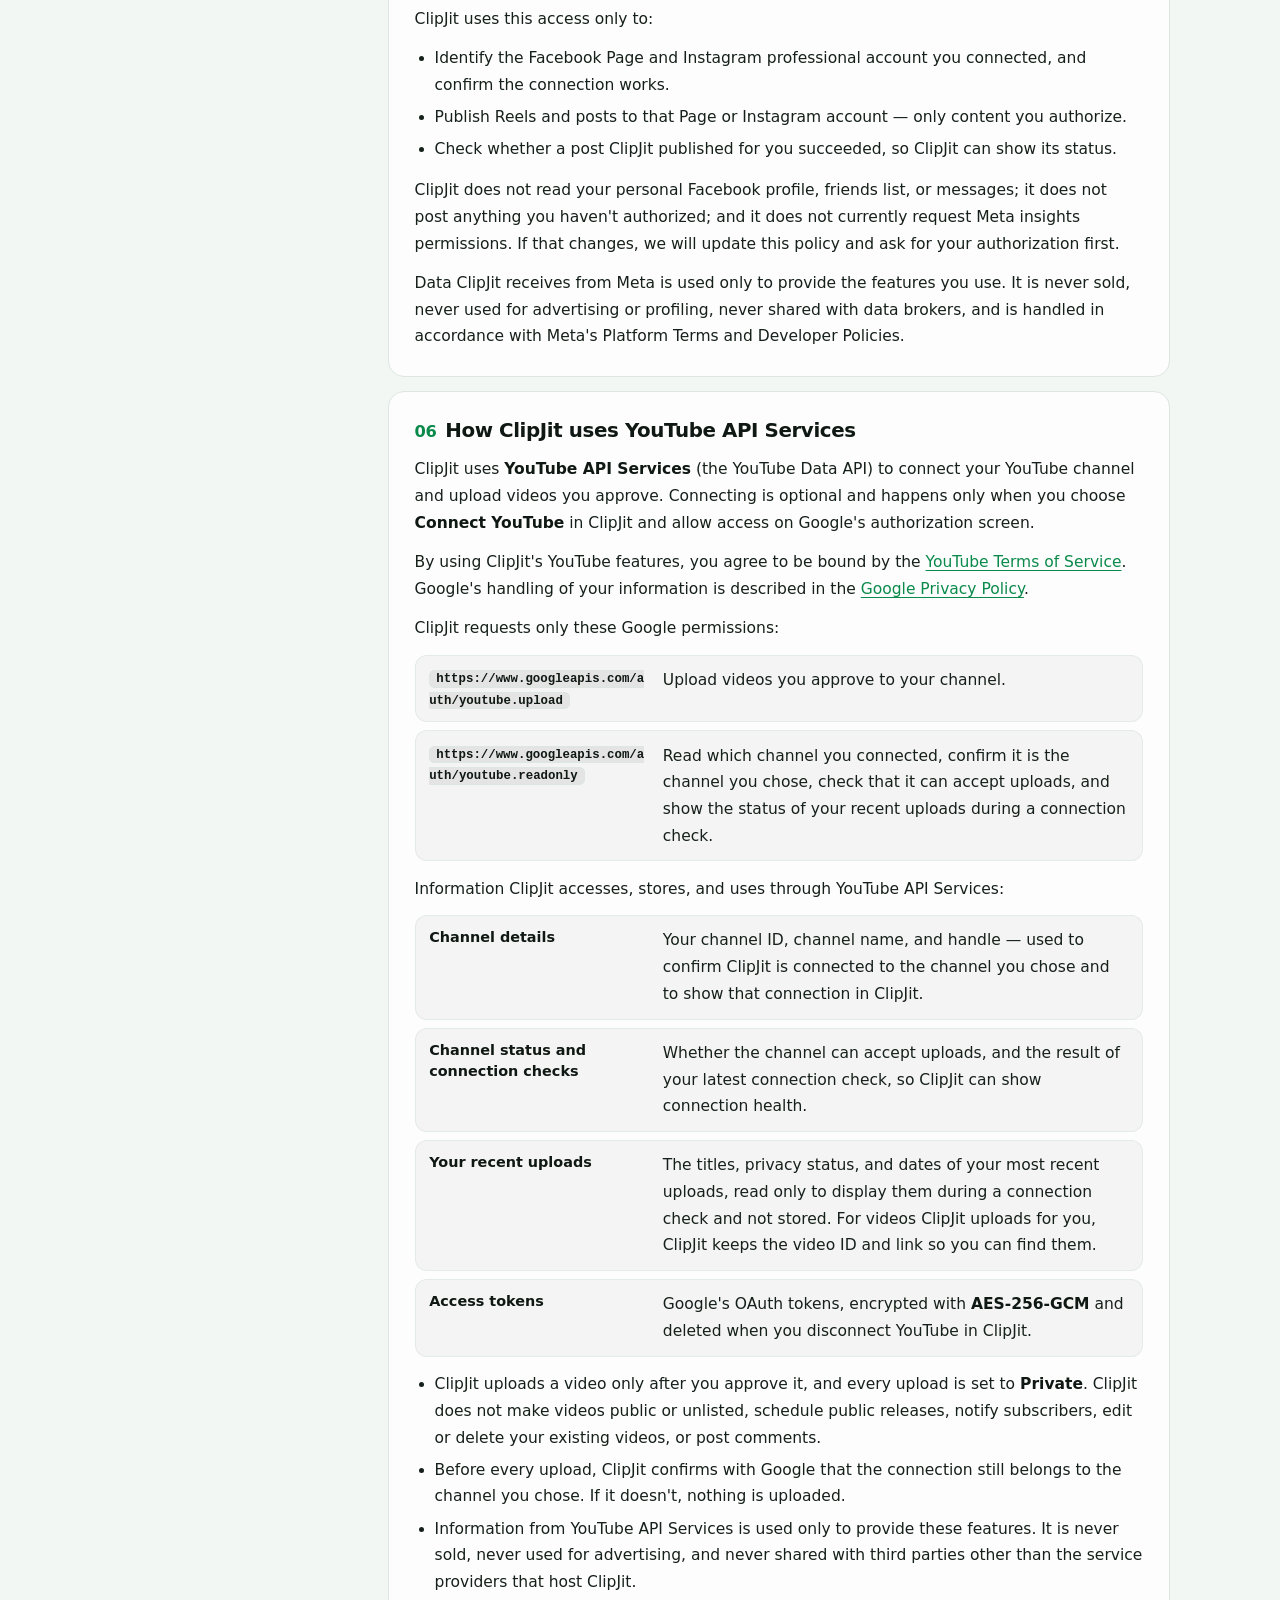
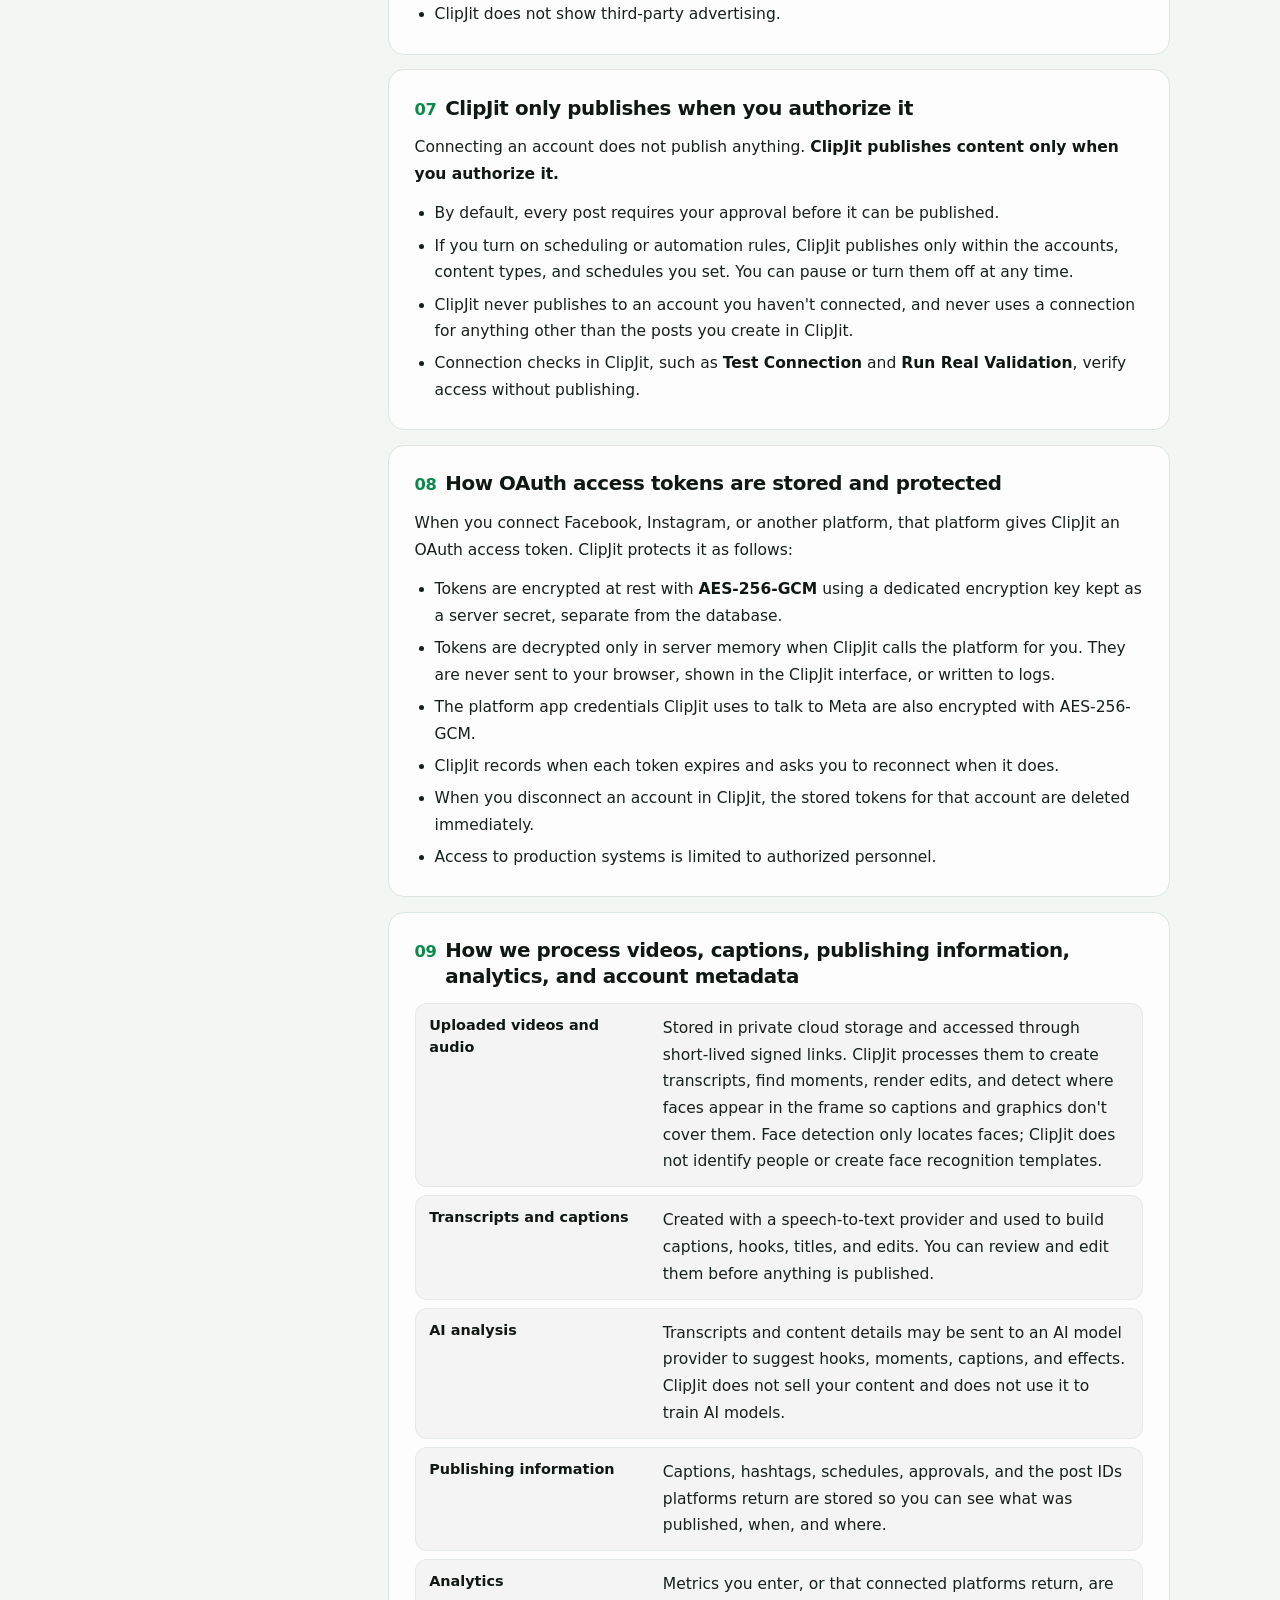
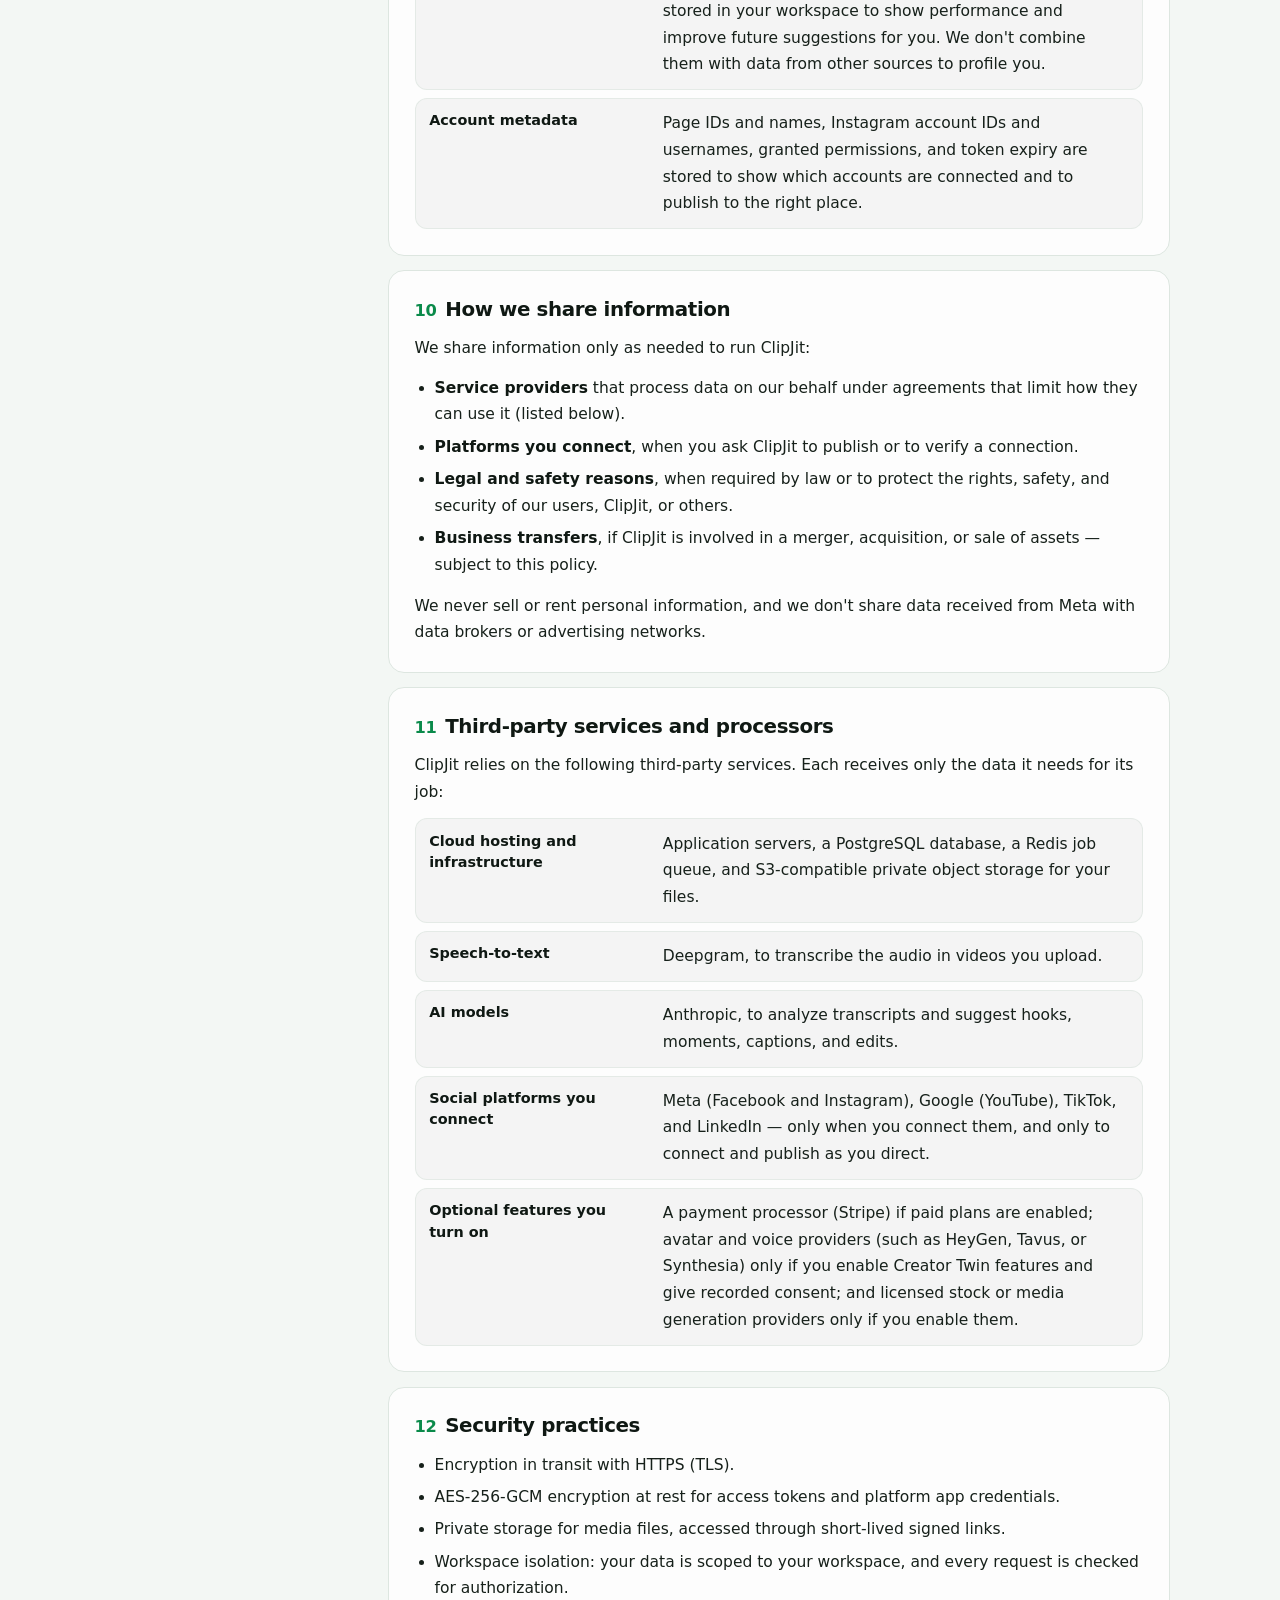
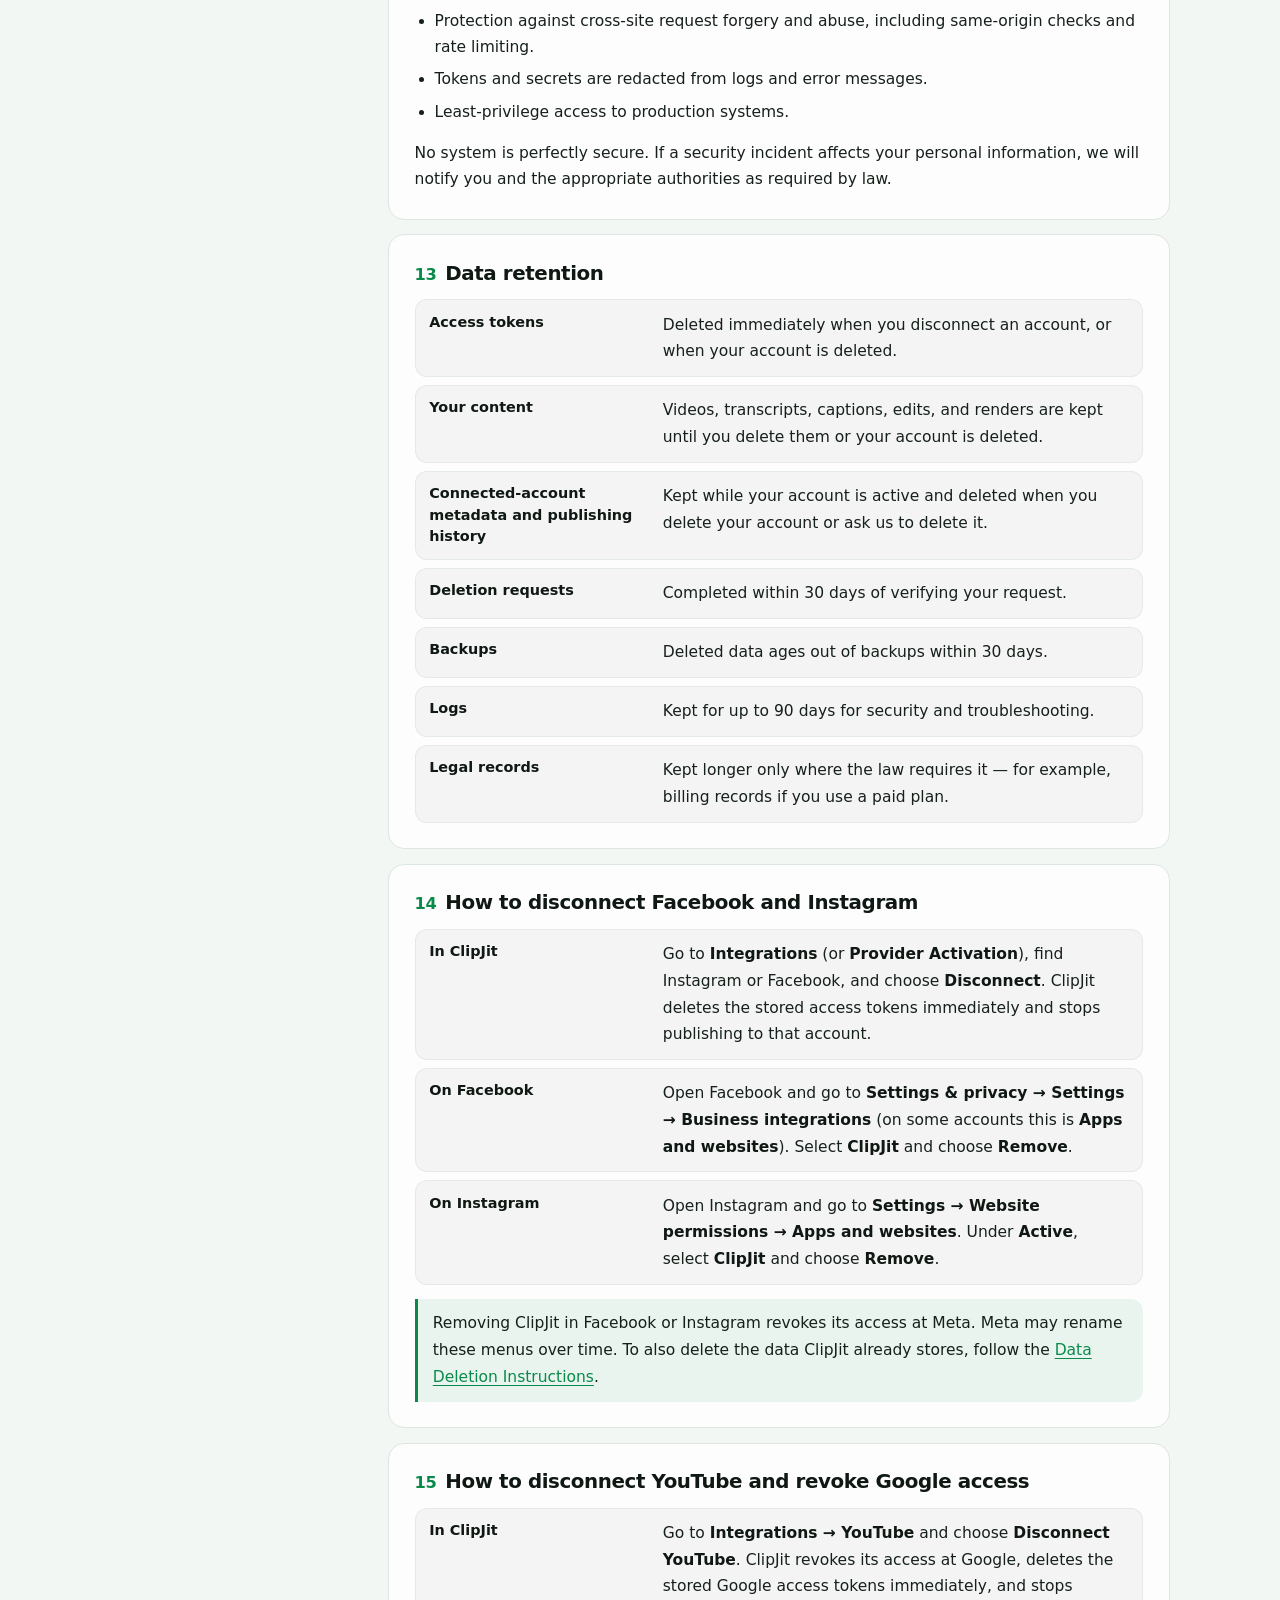
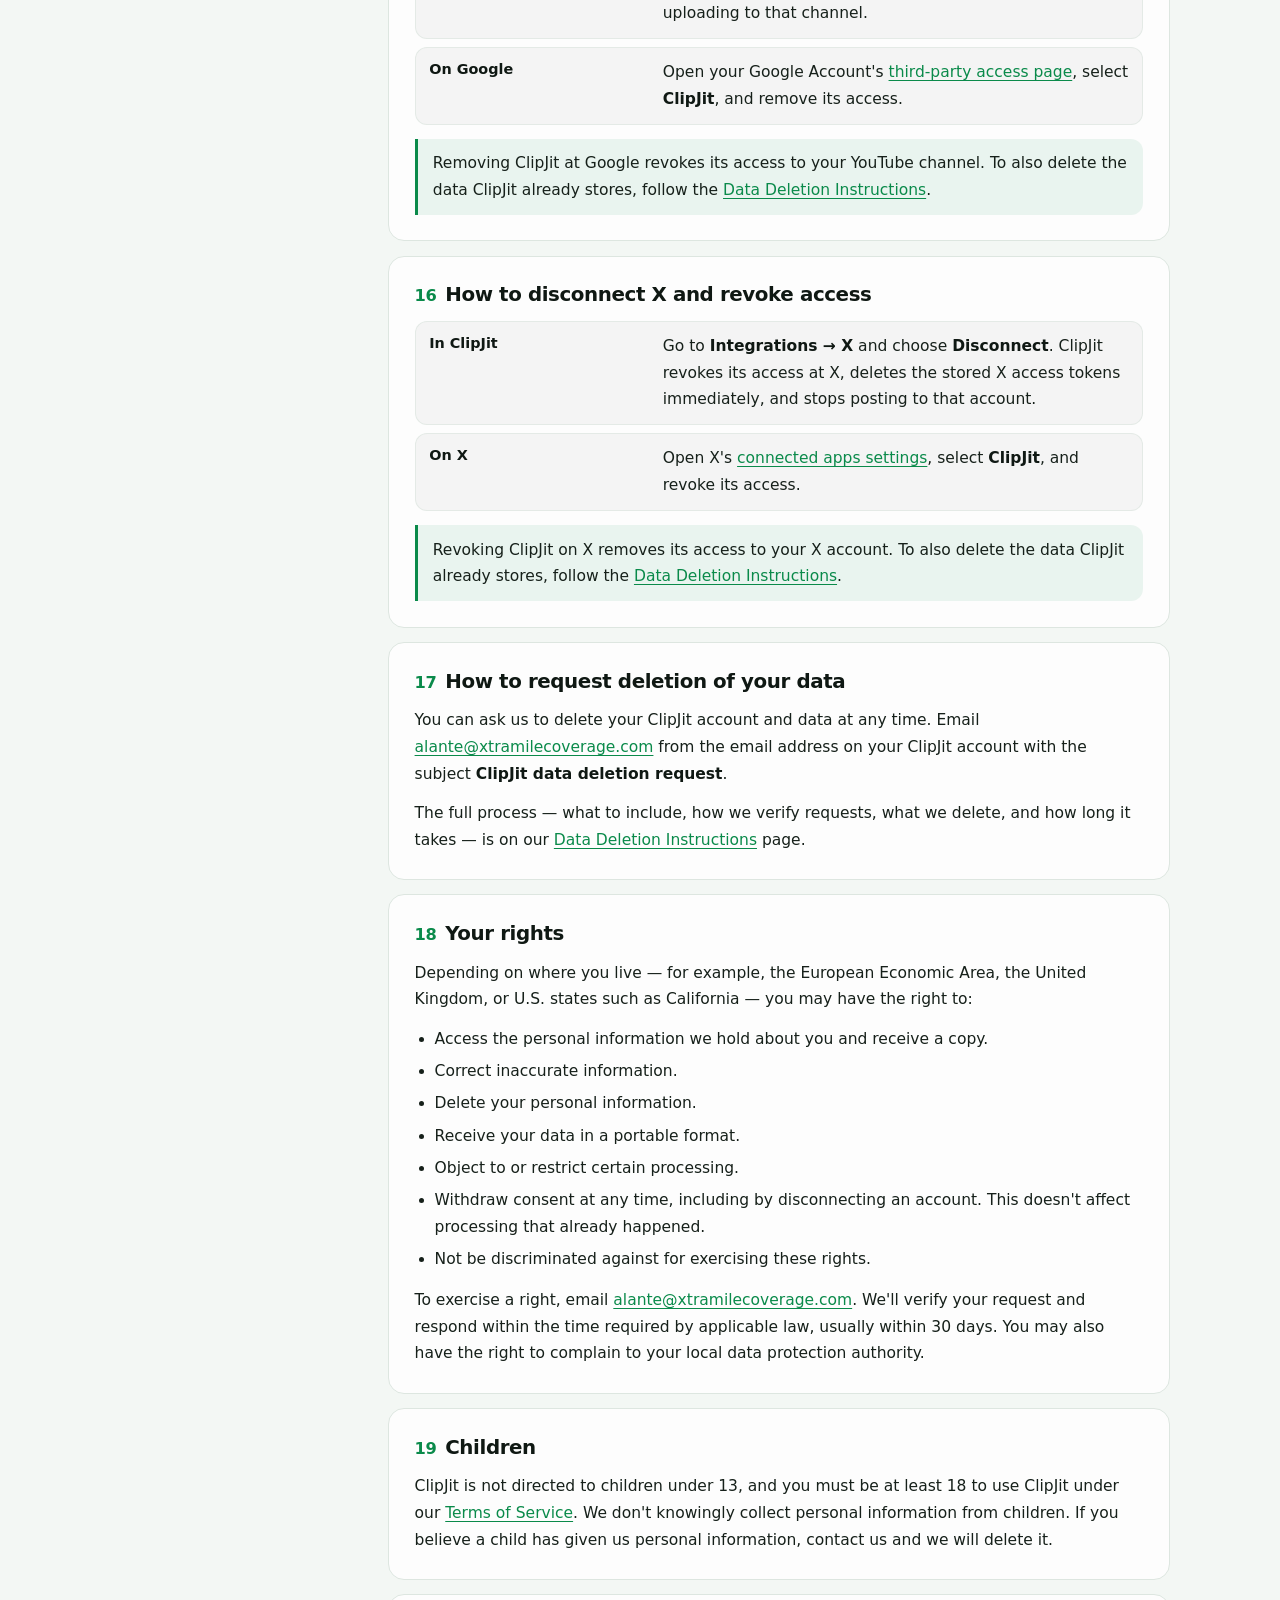
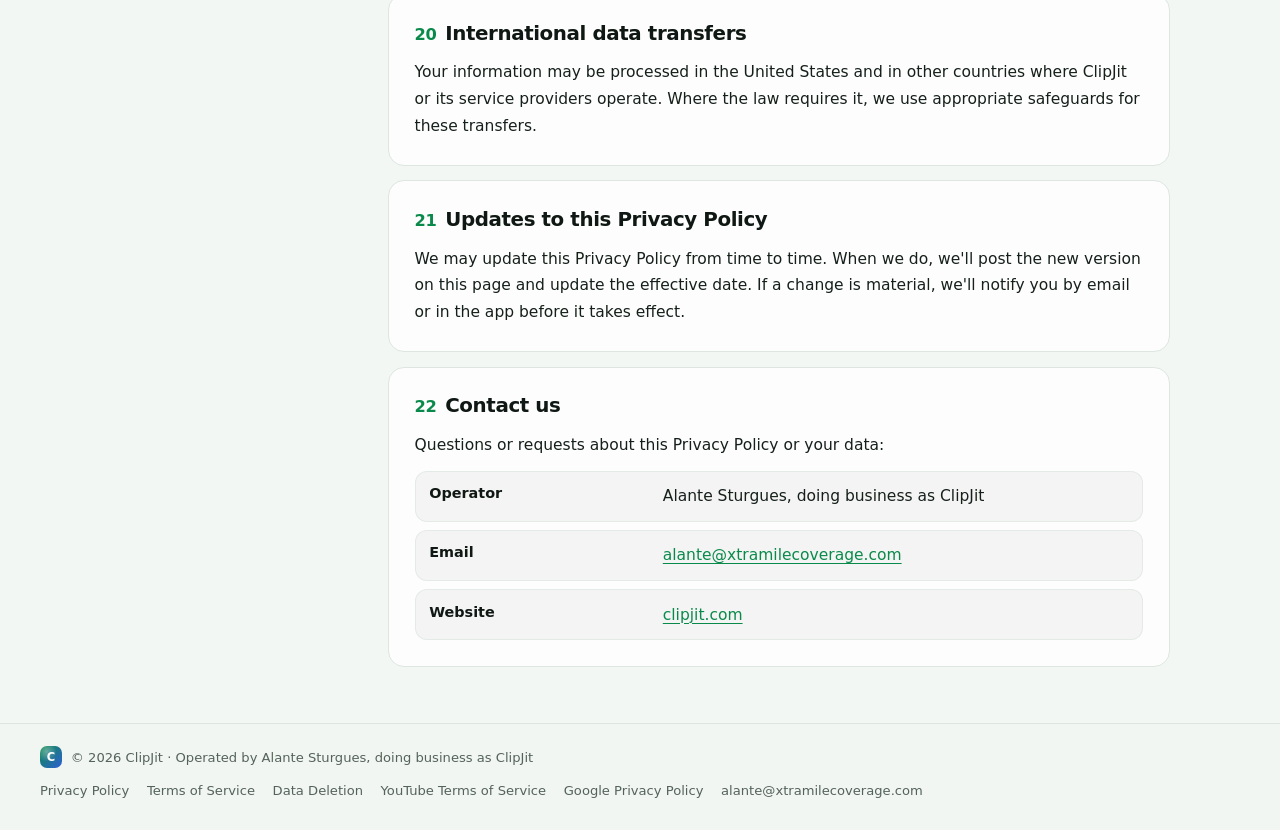
<file: privacy.html>
<!doctype html>
<html lang="en">
<head>
<meta charset="utf-8">
<meta name="viewport" content="width=device-width, initial-scale=1">
<title>ClipJit Privacy Policy</title>
<meta name="description" content="How ClipJit collects, uses, protects, and deletes your information — including Facebook Pages and Instagram professional accounts you connect.">
<meta name="robots" content="index,follow">
<link rel="canonical" href="https://clipjit.com/privacy">
<meta property="og:type" content="website">
<meta property="og:site_name" content="ClipJit">
<meta property="og:title" content="ClipJit Privacy Policy">
<meta property="og:description" content="How ClipJit collects, uses, protects, and deletes your information — including Facebook Pages and Instagram professional accounts you connect.">
<meta property="og:url" content="https://clipjit.com/privacy">
<meta name="theme-color" content="#070908">
<meta name="color-scheme" content="dark light">
<link rel="icon" href="favicon.svg" type="image/svg+xml">
<link rel="stylesheet" href="styles.css">
</head>
<body>
<div class="lg-shell">
<header class="lg-top">
<a class="lg-brand" href="./" aria-label="ClipJit home"><span class="lg-mark" aria-hidden="true">C</span><span>ClipJit</span></a>
<nav class="lg-topnav" aria-label="Legal"><a href="privacy" aria-current="page">Privacy Policy</a><a href="terms">Terms of Service</a><a href="data-deletion">Data Deletion</a></nav>
</header>
<main class="lg-main">
<article class="lg-doc">
<header class="lg-hero">
<p class="lg-kicker">ClipJit legal</p>
<h1 class="lg-title">ClipJit Privacy Policy</h1>
<div class="lg-meta"><span class="lg-chip">Effective date: <time>September 13, 2026</time></span><span class="lg-chip">Last updated: <time>September 13, 2026</time></span></div>
<p class="lg-lede">How ClipJit collects, uses, protects, and deletes your information — including Facebook Pages and Instagram professional accounts you connect.</p>
<div class="lg-summary"><p class="lg-summary-title">The short version</p><ul><li>ClipJit never sells your personal information or your content.</li><li>ClipJit publishes to Facebook or Instagram only when you connect an account and authorize the post.</li><li>ClipJit&#39;s YouTube features use YouTube API Services, upload only videos you approve, and always upload them as <strong>Private</strong> — see the <a href="https://www.youtube.com/t/terms">YouTube Terms of Service</a> and the <a href="https://www.google.com/policies/privacy">Google Privacy Policy</a>.</li><li>Access tokens are encrypted with <strong>AES-256-GCM</strong> and deleted as soon as you disconnect.</li><li>You can delete your data at any time — see the <a href="data-deletion">Data Deletion Instructions</a>.</li></ul></div>
</header>
<div class="lg-layout">
<nav class="lg-toc" aria-label="On this page"><p class="lg-toc-title">On this page</p><ol><li><a href="#x-api"><span class="lg-num">01</span>How ClipJit uses the X API</a></li><li><a href="#about"><span class="lg-num">02</span>What ClipJit is</a></li><li><a href="#information-we-collect"><span class="lg-num">03</span>Information we collect</a></li><li><a href="#how-we-use-information"><span class="lg-num">04</span>How we use information</a></li><li><a href="#meta-platforms"><span class="lg-num">05</span>How ClipJit uses Meta, Facebook, and Instagram APIs</a></li><li><a href="#youtube-api-services"><span class="lg-num">06</span>How ClipJit uses YouTube API Services</a></li><li><a href="#publishing"><span class="lg-num">07</span>ClipJit only publishes when you authorize it</a></li><li><a href="#access-tokens"><span class="lg-num">08</span>How OAuth access tokens are stored and protected</a></li><li><a href="#content-processing"><span class="lg-num">09</span>How we process videos, captions, publishing information, analytics, and account metadata</a></li><li><a href="#sharing"><span class="lg-num">10</span>How we share information</a></li><li><a href="#service-providers"><span class="lg-num">11</span>Third-party services and processors</a></li><li><a href="#security"><span class="lg-num">12</span>Security practices</a></li><li><a href="#retention"><span class="lg-num">13</span>Data retention</a></li><li><a href="#disconnect-meta"><span class="lg-num">14</span>How to disconnect Facebook and Instagram</a></li><li><a href="#disconnect-google"><span class="lg-num">15</span>How to disconnect YouTube and revoke Google access</a></li><li><a href="#disconnect-x"><span class="lg-num">16</span>How to disconnect X and revoke access</a></li><li><a href="#deletion"><span class="lg-num">17</span>How to request deletion of your data</a></li><li><a href="#your-rights"><span class="lg-num">18</span>Your rights</a></li><li><a href="#children"><span class="lg-num">19</span>Children</a></li><li><a href="#international"><span class="lg-num">20</span>International data transfers</a></li><li><a href="#changes"><span class="lg-num">21</span>Updates to this Privacy Policy</a></li><li><a href="#contact"><span class="lg-num">22</span>Contact us</a></li></ol></nav>
<div class="lg-sections"><section class="lg-section" id="x-api" aria-labelledby="x-api-h"><h2 id="x-api-h"><span class="lg-num">01</span>How ClipJit uses the X API</h2><p>ClipJit uses the <strong>X API</strong> to connect your X account and publish posts you approve. Connecting is optional and happens only when you choose <strong>Connect X Account</strong> in ClipJit and authorize ClipJit on X&#39;s authorization screen.</p><p>Your use of X is governed by the <a href="https://x.com/en/tos">X Terms of Service</a>. X&#39;s handling of your information is described in the <a href="https://x.com/en/privacy">X Privacy Policy</a>.</p><p>ClipJit requests only these X permissions:</p><dl class="lg-defs"><div class="lg-def"><dt><code>tweet.read</code></dt><dd>Required by X together with posting; used to read back posts ClipJit publishes for you.</dd></div><div class="lg-def"><dt><code>tweet.write</code></dt><dd>Publish a post you approve to your X account.</dd></div><div class="lg-def"><dt><code>users.read</code></dt><dd>Read which X account you connected (its user ID and username) and confirm it is the account you chose.</dd></div><div class="lg-def"><dt><code>media.write</code></dt><dd>Upload the video or image attached to a post you approve.</dd></div><div class="lg-def"><dt><code>offline.access</code></dt><dd>Keep the connection working without signing in again every two hours.</dd></div></dl><p>Information ClipJit accesses, stores, and uses through the X API:</p><dl class="lg-defs"><div class="lg-def"><dt>Account details</dt><dd>Your X user ID, username, display name, and profile image link — used to confirm ClipJit is connected to the account you chose and to show that connection in ClipJit.</dd></div><div class="lg-def"><dt>Posts ClipJit publishes for you</dt><dd>The post text, attached media reference, post ID, link, time, and delivery status, so you can find the post and see what happened.</dd></div><div class="lg-def"><dt>Access tokens</dt><dd>X&#39;s OAuth 2.0 access and refresh tokens, encrypted with <strong>AES-256-GCM</strong> and deleted when you disconnect X in ClipJit.</dd></div></dl><ul><li>ClipJit publishes a post to X only after you approve that exact post in ClipJit. It does not send direct messages, follow or unfollow accounts, like or repost, delete posts, or read your timeline, followers, or messages.</li><li>Before every post, ClipJit confirms with X that the connection still belongs to the account you chose. If it doesn&#39;t, nothing is posted.</li><li>Information from the X API is used only to provide these features. It is never sold, never used for advertising, and never shared with third parties other than the service providers that host ClipJit.</li></ul></section><section class="lg-section" id="about" aria-labelledby="about-h"><h2 id="about-h"><span class="lg-num">02</span>What ClipJit is</h2><p>ClipJit is an AI-powered video creation and editing platform for creators. ClipJit is operated by <strong>Alante Sturgues, doing business as ClipJit</strong> (“ClipJit,” “we,” “us,” or “our”).</p><p>With ClipJit you can upload or record videos, have them transcribed, find your strongest moments, add captions, effects, and edits, plan your content, and — only when you choose — publish to social accounts you connect.</p><p>This Privacy Policy explains what information ClipJit collects when you use the ClipJit website and app at <a href="https://clipjit.com">clipjit.com</a>, how we use and protect it, and the choices you have. It applies to everyone who uses ClipJit, including when you connect Facebook Pages and Instagram professional accounts.</p></section><section class="lg-section" id="information-we-collect" aria-labelledby="information-we-collect-h"><h2 id="information-we-collect-h"><span class="lg-num">03</span>Information we collect</h2><p>We collect only what we need to run ClipJit:</p><dl class="lg-defs"><div class="lg-def"><dt>Account and profile</dt><dd>Your email address, your workspace name, sign-in and session records, and preferences such as your theme and default settings.</dd></div><div class="lg-def"><dt>Workspace and brand settings</dt><dd>Team membership, brand kit items (colors, fonts, and logos you upload), style packs, and content plans you create.</dd></div><div class="lg-def"><dt>Content you upload or create</dt><dd>Videos and audio you upload or record, transcripts and captions generated from them, edits, effects, renders and exported files, thumbnails, hooks, titles, and descriptions.</dd></div><div class="lg-def"><dt>Publishing information</dt><dd>Captions, hashtags, schedules, the accounts you choose, approval decisions, and the post IDs and links a platform returns after something is published.</dd></div><div class="lg-def"><dt>Performance and analytics</dt><dd>Performance metrics you enter, and metrics a connected platform returns where that platform provides them.</dd></div><div class="lg-def"><dt>Connected-account metadata</dt><dd>For Facebook and Instagram: your Facebook Page ID and name, your Instagram professional account ID and username, the permissions you granted, and when the access token expires. We store similar identifiers for other platforms you connect.</dd></div><div class="lg-def"><dt>Device and log data</dt><dd>IP address, browser and device type, pages visited, request times, and error logs, used to operate and secure ClipJit.</dd></div><div class="lg-def"><dt>Cookies</dt><dd>An essential session cookie that keeps you signed in, and your theme preference stored in your browser. ClipJit does not use advertising cookies, third-party analytics trackers, or tracking pixels.</dd></div></dl><p>ClipJit does not ask for or store payment card numbers. If paid plans are offered, payments are handled by a payment processor.</p></section><section class="lg-section" id="how-we-use-information" aria-labelledby="how-we-use-information-h"><h2 id="how-we-use-information-h"><span class="lg-num">04</span>How we use information</h2><ul><li>Provide ClipJit&#39;s features: transcription, finding moments, captions, edits, effects, renders, and exports.</li><li>Connect the social accounts you authorize and publish the content you approve.</li><li>Show your content calendar, publishing history, and performance insights.</li><li>Learn your editing preferences inside your own workspace — for example, which styles and effects you keep or remove — to improve the suggestions ClipJit makes for you.</li><li>Keep ClipJit secure, prevent abuse, fix problems, and enforce our <a href="terms">Terms of Service</a>.</li><li>Contact you about your account, security, and important changes.</li><li>Comply with legal obligations.</li></ul><p>We do not sell your personal information, and we do not use your content or data from connected platforms for advertising or to build profiles about you.</p></section><section class="lg-section" id="meta-platforms" aria-labelledby="meta-platforms-h"><h2 id="meta-platforms-h"><span class="lg-num">05</span>How ClipJit uses Meta, Facebook, and Instagram APIs</h2><p>ClipJit uses Meta&#39;s official Facebook Graph API and Instagram Graph API through Facebook Login. Connecting is optional and happens only when you choose <strong>Connect with Facebook</strong> in ClipJit and approve access on Meta&#39;s authorization screen.</p><p>When you connect, you may authorize ClipJit to access <strong>Facebook Pages</strong> you manage and the <strong>Instagram professional accounts</strong> (Business or Creator accounts) linked to those Pages. You choose which Pages and accounts to share on Meta&#39;s authorization screen, and you can change or remove that access later.</p><p>ClipJit may request the following permissions:</p><dl class="lg-defs"><div class="lg-def"><dt><code>instagram_basic</code> · Instagram</dt><dd>Read your Instagram professional account&#39;s basic profile (account ID and username) so ClipJit can show and verify which account you connected.</dd></div><div class="lg-def"><dt><code>instagram_content_publish</code> · Instagram</dt><dd>Publish Reels and posts you approve to your Instagram professional account, and check whether each post finished publishing.</dd></div><div class="lg-def"><dt><code>pages_show_list</code> · Instagram &amp; Facebook Page</dt><dd>List the Facebook Pages you manage so you can choose which Page to connect (Instagram professional accounts are linked to a Page).</dd></div><div class="lg-def"><dt><code>pages_read_engagement</code> · Instagram &amp; Facebook Page</dt><dd>Read basic information about the Page you choose, including its linked Instagram professional account, to set up and verify the connection.</dd></div><div class="lg-def"><dt><code>pages_manage_posts</code> · Facebook Page</dt><dd>Publish Reels and posts you approve to your Facebook Page.</dd></div><div class="lg-def"><dt><code>business_management</code> · Instagram &amp; Facebook Page</dt><dd>Access the Pages and Instagram professional accounts you manage through a Meta business portfolio, so they appear when you connect.</dd></div></dl><p>ClipJit uses this access only to:</p><ul><li>Identify the Facebook Page and Instagram professional account you connected, and confirm the connection works.</li><li>Publish Reels and posts to that Page or Instagram account — only content you authorize.</li><li>Check whether a post ClipJit published for you succeeded, so ClipJit can show its status.</li></ul><p>ClipJit does not read your personal Facebook profile, friends list, or messages; it does not post anything you haven&#39;t authorized; and it does not currently request Meta insights permissions. If that changes, we will update this policy and ask for your authorization first.</p><p>Data ClipJit receives from Meta is used only to provide the features you use. It is never sold, never used for advertising or profiling, never shared with data brokers, and is handled in accordance with Meta&#39;s Platform Terms and Developer Policies.</p></section><section class="lg-section" id="youtube-api-services" aria-labelledby="youtube-api-services-h"><h2 id="youtube-api-services-h"><span class="lg-num">06</span>How ClipJit uses YouTube API Services</h2><p>ClipJit uses <strong>YouTube API Services</strong> (the YouTube Data API) to connect your YouTube channel and upload videos you approve. Connecting is optional and happens only when you choose <strong>Connect YouTube</strong> in ClipJit and allow access on Google&#39;s authorization screen.</p><p>By using ClipJit&#39;s YouTube features, you agree to be bound by the <a href="https://www.youtube.com/t/terms">YouTube Terms of Service</a>. Google&#39;s handling of your information is described in the <a href="https://www.google.com/policies/privacy">Google Privacy Policy</a>.</p><p>ClipJit requests only these Google permissions:</p><dl class="lg-defs"><div class="lg-def"><dt><code>https://www.googleapis.com/auth/youtube.upload</code></dt><dd>Upload videos you approve to your channel.</dd></div><div class="lg-def"><dt><code>https://www.googleapis.com/auth/youtube.readonly</code></dt><dd>Read which channel you connected, confirm it is the channel you chose, check that it can accept uploads, and show the status of your recent uploads during a connection check.</dd></div></dl><p>Information ClipJit accesses, stores, and uses through YouTube API Services:</p><dl class="lg-defs"><div class="lg-def"><dt>Channel details</dt><dd>Your channel ID, channel name, and handle — used to confirm ClipJit is connected to the channel you chose and to show that connection in ClipJit.</dd></div><div class="lg-def"><dt>Channel status and connection checks</dt><dd>Whether the channel can accept uploads, and the result of your latest connection check, so ClipJit can show connection health.</dd></div><div class="lg-def"><dt>Your recent uploads</dt><dd>The titles, privacy status, and dates of your most recent uploads, read only to display them during a connection check and not stored. For videos ClipJit uploads for you, ClipJit keeps the video ID and link so you can find them.</dd></div><div class="lg-def"><dt>Access tokens</dt><dd>Google&#39;s OAuth tokens, encrypted with <strong>AES-256-GCM</strong> and deleted when you disconnect YouTube in ClipJit.</dd></div></dl><ul><li>ClipJit uploads a video only after you approve it, and every upload is set to <strong>Private</strong>. ClipJit does not make videos public or unlisted, schedule public releases, notify subscribers, edit or delete your existing videos, or post comments.</li><li>Before every upload, ClipJit confirms with Google that the connection still belongs to the channel you chose. If it doesn&#39;t, nothing is uploaded.</li><li>Information from YouTube API Services is used only to provide these features. It is never sold, never used for advertising, and never shared with third parties other than the service providers that host ClipJit.</li><li>ClipJit does not show third-party advertising.</li></ul></section><section class="lg-section" id="publishing" aria-labelledby="publishing-h"><h2 id="publishing-h"><span class="lg-num">07</span>ClipJit only publishes when you authorize it</h2><p>Connecting an account does not publish anything. <strong>ClipJit publishes content only when you authorize it.</strong></p><ul><li>By default, every post requires your approval before it can be published.</li><li>If you turn on scheduling or automation rules, ClipJit publishes only within the accounts, content types, and schedules you set. You can pause or turn them off at any time.</li><li>ClipJit never publishes to an account you haven&#39;t connected, and never uses a connection for anything other than the posts you create in ClipJit.</li><li>Connection checks in ClipJit, such as <strong>Test Connection</strong> and <strong>Run Real Validation</strong>, verify access without publishing.</li></ul></section><section class="lg-section" id="access-tokens" aria-labelledby="access-tokens-h"><h2 id="access-tokens-h"><span class="lg-num">08</span>How OAuth access tokens are stored and protected</h2><p>When you connect Facebook, Instagram, or another platform, that platform gives ClipJit an OAuth access token. ClipJit protects it as follows:</p><ul><li>Tokens are encrypted at rest with <strong>AES-256-GCM</strong> using a dedicated encryption key kept as a server secret, separate from the database.</li><li>Tokens are decrypted only in server memory when ClipJit calls the platform for you. They are never sent to your browser, shown in the ClipJit interface, or written to logs.</li><li>The platform app credentials ClipJit uses to talk to Meta are also encrypted with AES-256-GCM.</li><li>ClipJit records when each token expires and asks you to reconnect when it does.</li><li>When you disconnect an account in ClipJit, the stored tokens for that account are deleted immediately.</li><li>Access to production systems is limited to authorized personnel.</li></ul></section><section class="lg-section" id="content-processing" aria-labelledby="content-processing-h"><h2 id="content-processing-h"><span class="lg-num">09</span>How we process videos, captions, publishing information, analytics, and account metadata</h2><dl class="lg-defs"><div class="lg-def"><dt>Uploaded videos and audio</dt><dd>Stored in private cloud storage and accessed through short-lived signed links. ClipJit processes them to create transcripts, find moments, render edits, and detect where faces appear in the frame so captions and graphics don&#39;t cover them. Face detection only locates faces; ClipJit does not identify people or create face recognition templates.</dd></div><div class="lg-def"><dt>Transcripts and captions</dt><dd>Created with a speech-to-text provider and used to build captions, hooks, titles, and edits. You can review and edit them before anything is published.</dd></div><div class="lg-def"><dt>AI analysis</dt><dd>Transcripts and content details may be sent to an AI model provider to suggest hooks, moments, captions, and effects. ClipJit does not sell your content and does not use it to train AI models.</dd></div><div class="lg-def"><dt>Publishing information</dt><dd>Captions, hashtags, schedules, approvals, and the post IDs platforms return are stored so you can see what was published, when, and where.</dd></div><div class="lg-def"><dt>Analytics</dt><dd>Metrics you enter, or that connected platforms return, are stored in your workspace to show performance and improve future suggestions for you. We don&#39;t combine them with data from other sources to profile you.</dd></div><div class="lg-def"><dt>Account metadata</dt><dd>Page IDs and names, Instagram account IDs and usernames, granted permissions, and token expiry are stored to show which accounts are connected and to publish to the right place.</dd></div></dl></section><section class="lg-section" id="sharing" aria-labelledby="sharing-h"><h2 id="sharing-h"><span class="lg-num">10</span>How we share information</h2><p>We share information only as needed to run ClipJit:</p><ul><li><strong>Service providers</strong> that process data on our behalf under agreements that limit how they can use it (listed below).</li><li><strong>Platforms you connect</strong>, when you ask ClipJit to publish or to verify a connection.</li><li><strong>Legal and safety reasons</strong>, when required by law or to protect the rights, safety, and security of our users, ClipJit, or others.</li><li><strong>Business transfers</strong>, if ClipJit is involved in a merger, acquisition, or sale of assets — subject to this policy.</li></ul><p>We never sell or rent personal information, and we don&#39;t share data received from Meta with data brokers or advertising networks.</p></section><section class="lg-section" id="service-providers" aria-labelledby="service-providers-h"><h2 id="service-providers-h"><span class="lg-num">11</span>Third-party services and processors</h2><p>ClipJit relies on the following third-party services. Each receives only the data it needs for its job:</p><dl class="lg-defs"><div class="lg-def"><dt>Cloud hosting and infrastructure</dt><dd>Application servers, a PostgreSQL database, a Redis job queue, and S3-compatible private object storage for your files.</dd></div><div class="lg-def"><dt>Speech-to-text</dt><dd>Deepgram, to transcribe the audio in videos you upload.</dd></div><div class="lg-def"><dt>AI models</dt><dd>Anthropic, to analyze transcripts and suggest hooks, moments, captions, and edits.</dd></div><div class="lg-def"><dt>Social platforms you connect</dt><dd>Meta (Facebook and Instagram), Google (YouTube), TikTok, and LinkedIn — only when you connect them, and only to connect and publish as you direct.</dd></div><div class="lg-def"><dt>Optional features you turn on</dt><dd>A payment processor (Stripe) if paid plans are enabled; avatar and voice providers (such as HeyGen, Tavus, or Synthesia) only if you enable Creator Twin features and give recorded consent; and licensed stock or media generation providers only if you enable them.</dd></div></dl></section><section class="lg-section" id="security" aria-labelledby="security-h"><h2 id="security-h"><span class="lg-num">12</span>Security practices</h2><ul><li>Encryption in transit with HTTPS (TLS).</li><li>AES-256-GCM encryption at rest for access tokens and platform app credentials.</li><li>Private storage for media files, accessed through short-lived signed links.</li><li>Workspace isolation: your data is scoped to your workspace, and every request is checked for authorization.</li><li>Protection against cross-site request forgery and abuse, including same-origin checks and rate limiting.</li><li>Tokens and secrets are redacted from logs and error messages.</li><li>Least-privilege access to production systems.</li></ul><p>No system is perfectly secure. If a security incident affects your personal information, we will notify you and the appropriate authorities as required by law.</p></section><section class="lg-section" id="retention" aria-labelledby="retention-h"><h2 id="retention-h"><span class="lg-num">13</span>Data retention</h2><dl class="lg-defs"><div class="lg-def"><dt>Access tokens</dt><dd>Deleted immediately when you disconnect an account, or when your account is deleted.</dd></div><div class="lg-def"><dt>Your content</dt><dd>Videos, transcripts, captions, edits, and renders are kept until you delete them or your account is deleted.</dd></div><div class="lg-def"><dt>Connected-account metadata and publishing history</dt><dd>Kept while your account is active and deleted when you delete your account or ask us to delete it.</dd></div><div class="lg-def"><dt>Deletion requests</dt><dd>Completed within 30 days of verifying your request.</dd></div><div class="lg-def"><dt>Backups</dt><dd>Deleted data ages out of backups within 30 days.</dd></div><div class="lg-def"><dt>Logs</dt><dd>Kept for up to 90 days for security and troubleshooting.</dd></div><div class="lg-def"><dt>Legal records</dt><dd>Kept longer only where the law requires it — for example, billing records if you use a paid plan.</dd></div></dl></section><section class="lg-section" id="disconnect-meta" aria-labelledby="disconnect-meta-h"><h2 id="disconnect-meta-h"><span class="lg-num">14</span>How to disconnect Facebook and Instagram</h2><dl class="lg-defs"><div class="lg-def"><dt>In ClipJit</dt><dd>Go to <strong>Integrations</strong> (or <strong>Provider Activation</strong>), find Instagram or Facebook, and choose <strong>Disconnect</strong>. ClipJit deletes the stored access tokens immediately and stops publishing to that account.</dd></div><div class="lg-def"><dt>On Facebook</dt><dd>Open Facebook and go to <strong>Settings &amp; privacy → Settings → Business integrations</strong> (on some accounts this is <strong>Apps and websites</strong>). Select <strong>ClipJit</strong> and choose <strong>Remove</strong>.</dd></div><div class="lg-def"><dt>On Instagram</dt><dd>Open Instagram and go to <strong>Settings → Website permissions → Apps and websites</strong>. Under <strong>Active</strong>, select <strong>ClipJit</strong> and choose <strong>Remove</strong>.</dd></div></dl><p class="lg-note">Removing ClipJit in Facebook or Instagram revokes its access at Meta. Meta may rename these menus over time. To also delete the data ClipJit already stores, follow the <a href="data-deletion">Data Deletion Instructions</a>.</p></section><section class="lg-section" id="disconnect-google" aria-labelledby="disconnect-google-h"><h2 id="disconnect-google-h"><span class="lg-num">15</span>How to disconnect YouTube and revoke Google access</h2><dl class="lg-defs"><div class="lg-def"><dt>In ClipJit</dt><dd>Go to <strong>Integrations → YouTube</strong> and choose <strong>Disconnect YouTube</strong>. ClipJit revokes its access at Google, deletes the stored Google access tokens immediately, and stops uploading to that channel.</dd></div><div class="lg-def"><dt>On Google</dt><dd>Open your Google Account&#39;s <a href="https://security.google.com/settings/security/permissions">third-party access page</a>, select <strong>ClipJit</strong>, and remove its access.</dd></div></dl><p class="lg-note">Removing ClipJit at Google revokes its access to your YouTube channel. To also delete the data ClipJit already stores, follow the <a href="data-deletion">Data Deletion Instructions</a>.</p></section><section class="lg-section" id="disconnect-x" aria-labelledby="disconnect-x-h"><h2 id="disconnect-x-h"><span class="lg-num">16</span>How to disconnect X and revoke access</h2><dl class="lg-defs"><div class="lg-def"><dt>In ClipJit</dt><dd>Go to <strong>Integrations → X</strong> and choose <strong>Disconnect</strong>. ClipJit revokes its access at X, deletes the stored X access tokens immediately, and stops posting to that account.</dd></div><div class="lg-def"><dt>On X</dt><dd>Open X&#39;s <a href="https://x.com/settings/connected_apps">connected apps settings</a>, select <strong>ClipJit</strong>, and revoke its access.</dd></div></dl><p class="lg-note">Revoking ClipJit on X removes its access to your X account. To also delete the data ClipJit already stores, follow the <a href="data-deletion">Data Deletion Instructions</a>.</p></section><section class="lg-section" id="deletion" aria-labelledby="deletion-h"><h2 id="deletion-h"><span class="lg-num">17</span>How to request deletion of your data</h2><p>You can ask us to delete your ClipJit account and data at any time. Email <a href="mailto:alante@xtramilecoverage.com">alante@xtramilecoverage.com</a> from the email address on your ClipJit account with the subject <strong>ClipJit data deletion request</strong>.</p><p>The full process — what to include, how we verify requests, what we delete, and how long it takes — is on our <a href="data-deletion">Data Deletion Instructions</a> page.</p></section><section class="lg-section" id="your-rights" aria-labelledby="your-rights-h"><h2 id="your-rights-h"><span class="lg-num">18</span>Your rights</h2><p>Depending on where you live — for example, the European Economic Area, the United Kingdom, or U.S. states such as California — you may have the right to:</p><ul><li>Access the personal information we hold about you and receive a copy.</li><li>Correct inaccurate information.</li><li>Delete your personal information.</li><li>Receive your data in a portable format.</li><li>Object to or restrict certain processing.</li><li>Withdraw consent at any time, including by disconnecting an account. This doesn&#39;t affect processing that already happened.</li><li>Not be discriminated against for exercising these rights.</li></ul><p>To exercise a right, email <a href="mailto:alante@xtramilecoverage.com">alante@xtramilecoverage.com</a>. We&#39;ll verify your request and respond within the time required by applicable law, usually within 30 days. You may also have the right to complain to your local data protection authority.</p></section><section class="lg-section" id="children" aria-labelledby="children-h"><h2 id="children-h"><span class="lg-num">19</span>Children</h2><p>ClipJit is not directed to children under 13, and you must be at least 18 to use ClipJit under our <a href="terms">Terms of Service</a>. We don&#39;t knowingly collect personal information from children. If you believe a child has given us personal information, contact us and we will delete it.</p></section><section class="lg-section" id="international" aria-labelledby="international-h"><h2 id="international-h"><span class="lg-num">20</span>International data transfers</h2><p>Your information may be processed in the United States and in other countries where ClipJit or its service providers operate. Where the law requires it, we use appropriate safeguards for these transfers.</p></section><section class="lg-section" id="changes" aria-labelledby="changes-h"><h2 id="changes-h"><span class="lg-num">21</span>Updates to this Privacy Policy</h2><p>We may update this Privacy Policy from time to time. When we do, we&#39;ll post the new version on this page and update the effective date. If a change is material, we&#39;ll notify you by email or in the app before it takes effect.</p></section><section class="lg-section" id="contact" aria-labelledby="contact-h"><h2 id="contact-h"><span class="lg-num">22</span>Contact us</h2><p>Questions or requests about this Privacy Policy or your data:</p><dl class="lg-defs"><div class="lg-def"><dt>Operator</dt><dd>Alante Sturgues, doing business as ClipJit</dd></div><div class="lg-def"><dt>Email</dt><dd><a href="mailto:alante@xtramilecoverage.com">alante@xtramilecoverage.com</a></dd></div><div class="lg-def"><dt>Website</dt><dd><a href="https://clipjit.com">clipjit.com</a></dd></div></dl></section></div>
</div>
</article>
</main>
<footer class="lg-footer">
<div class="lg-foot-brand"><span class="lg-mark lg-mark-sm" aria-hidden="true">C</span><span>© 2026 ClipJit · Operated by Alante Sturgues, doing business as ClipJit</span></div>
<nav class="lg-foot-nav" aria-label="Legal"><a href="privacy">Privacy Policy</a><a href="terms">Terms of Service</a><a href="data-deletion">Data Deletion</a><a href="https://www.youtube.com/t/terms" rel="noopener noreferrer">YouTube Terms of Service</a><a href="https://www.google.com/policies/privacy" rel="noopener noreferrer">Google Privacy Policy</a><a href="mailto:alante@xtramilecoverage.com">alante@xtramilecoverage.com</a></nav>
</footer>
</div>
</body>
</html>
</file>
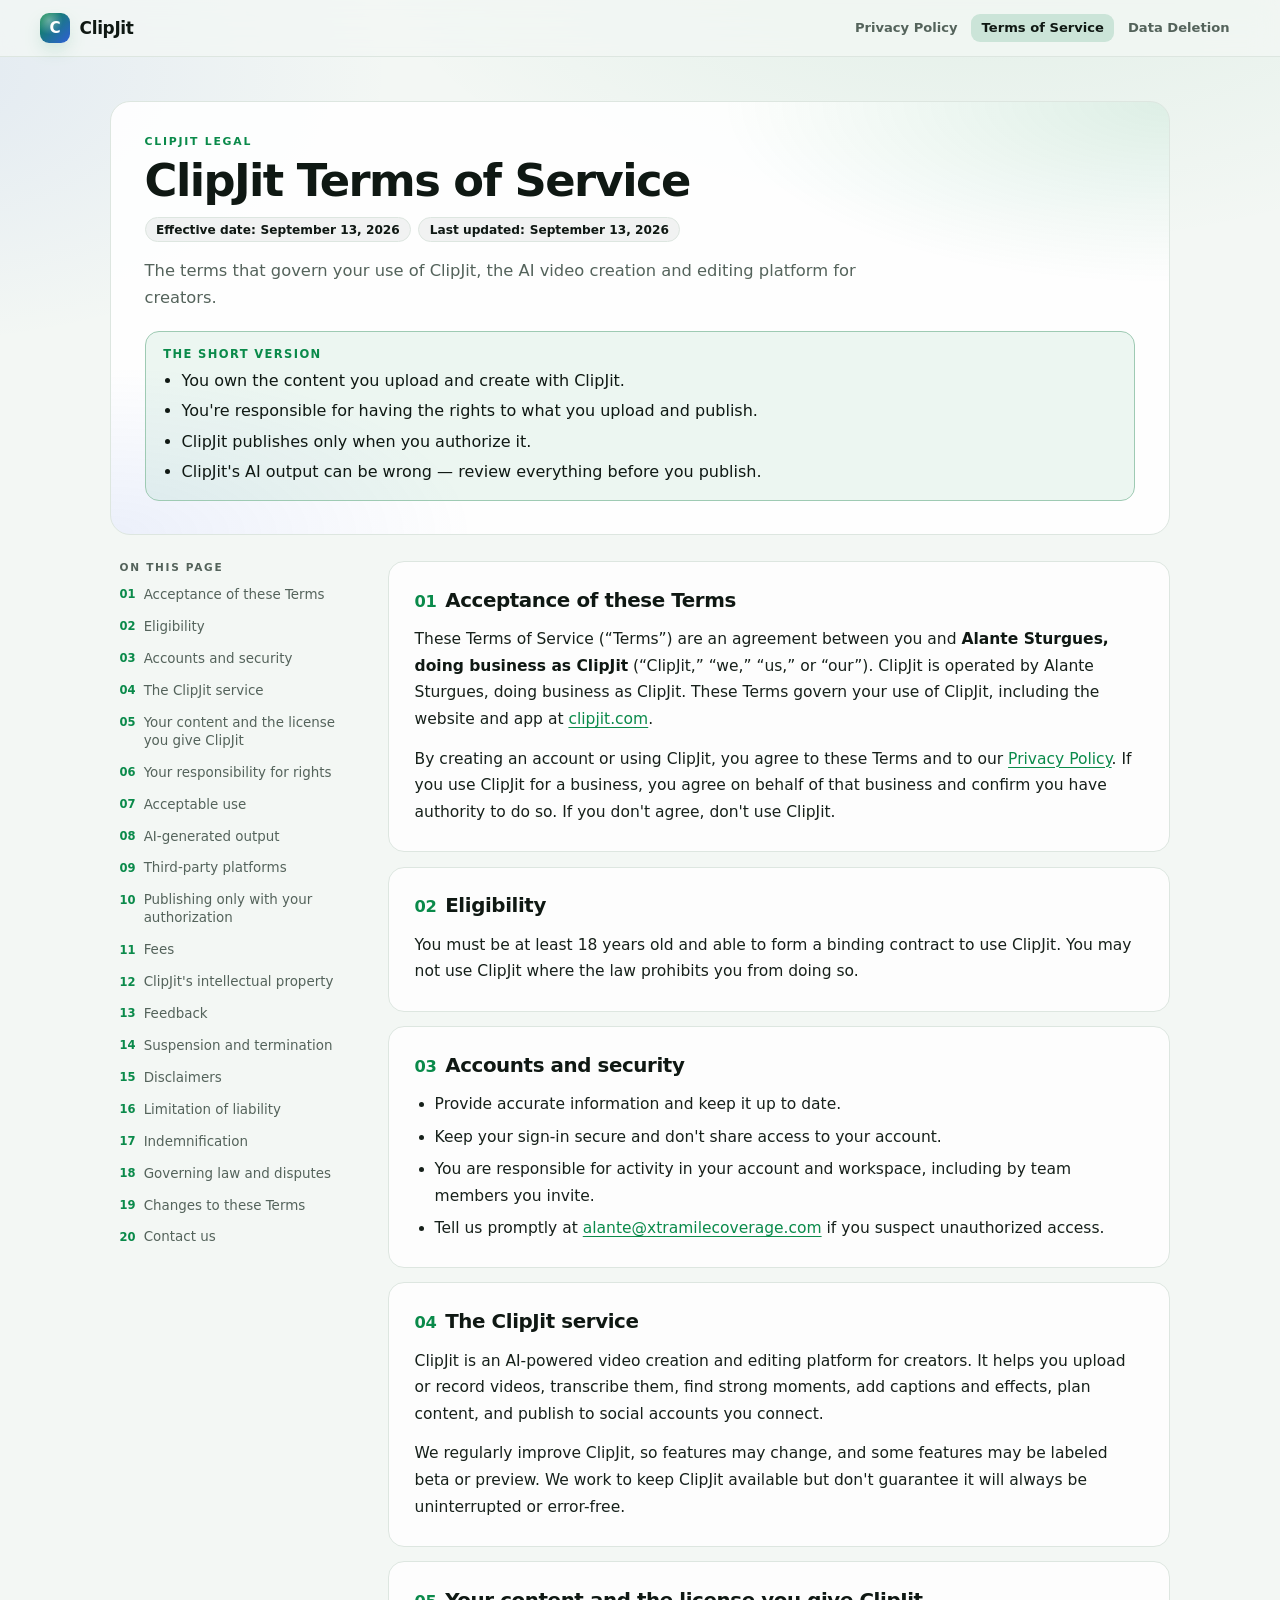
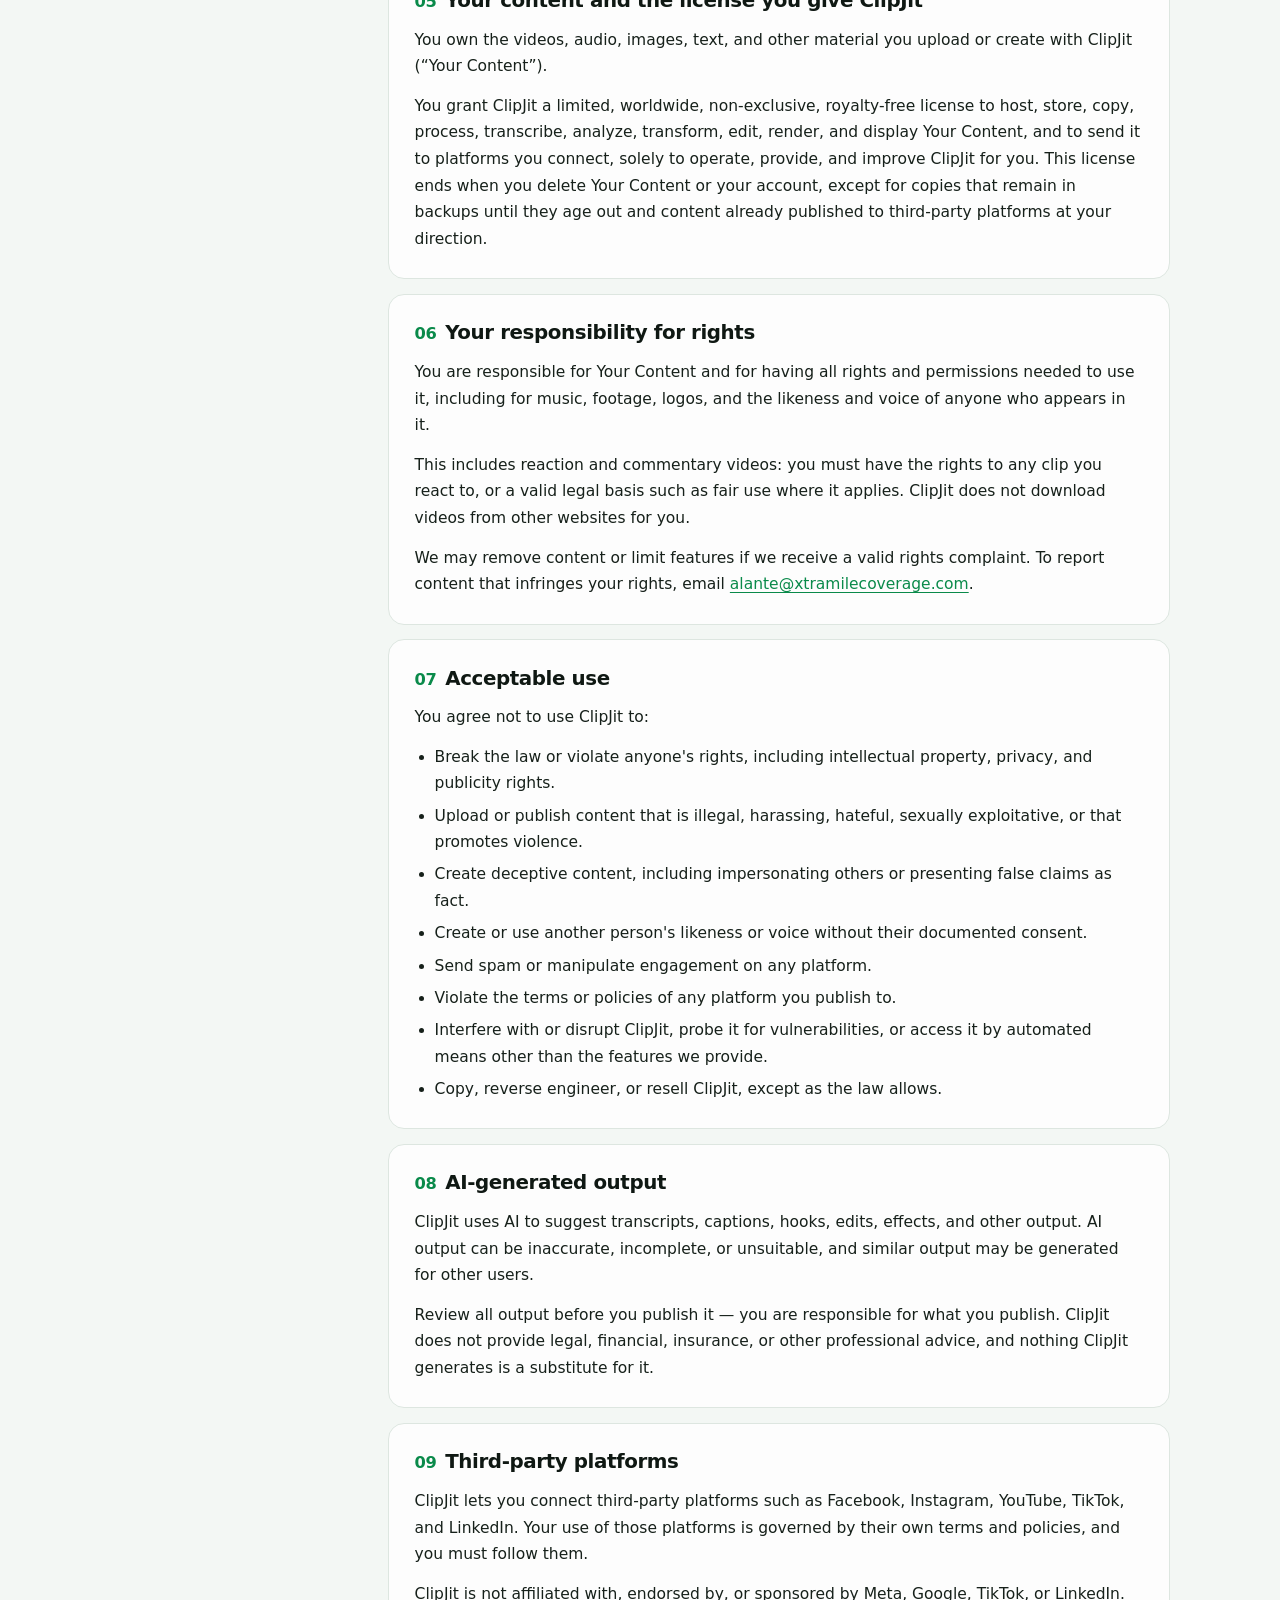
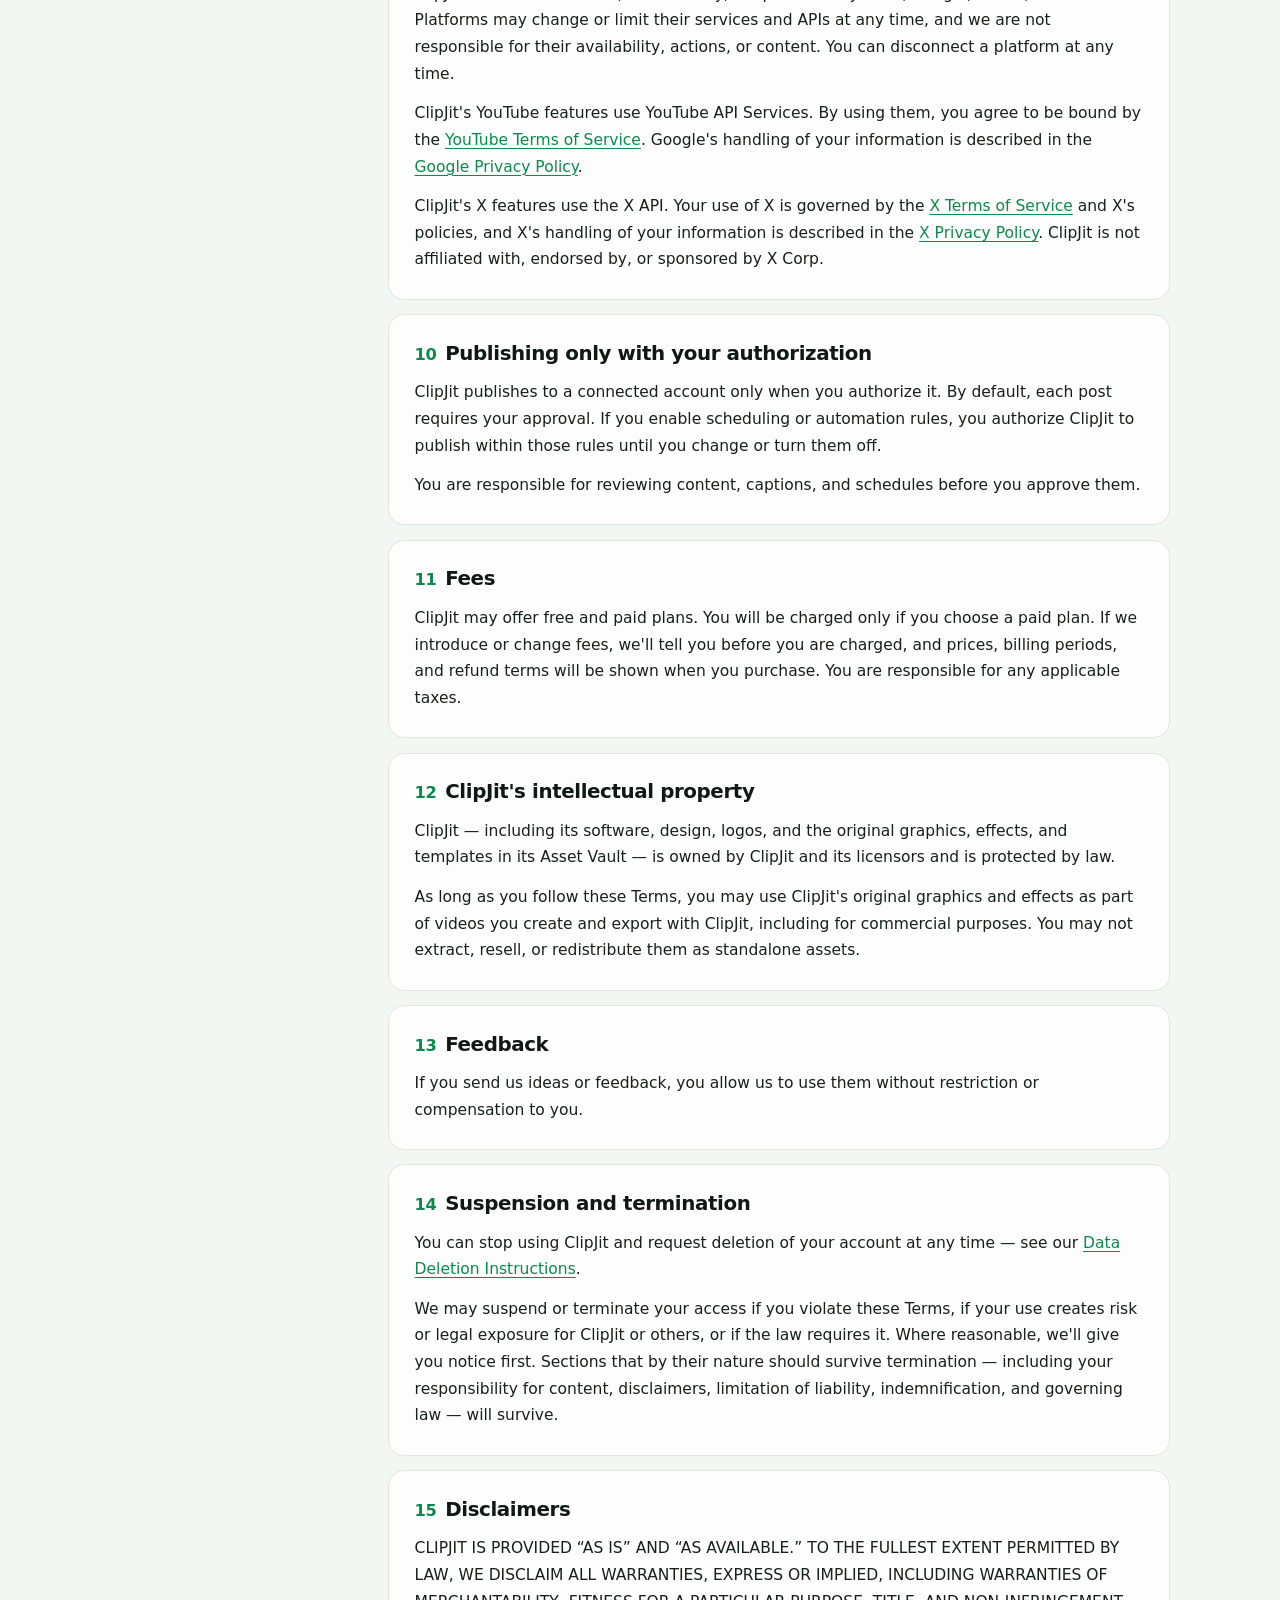
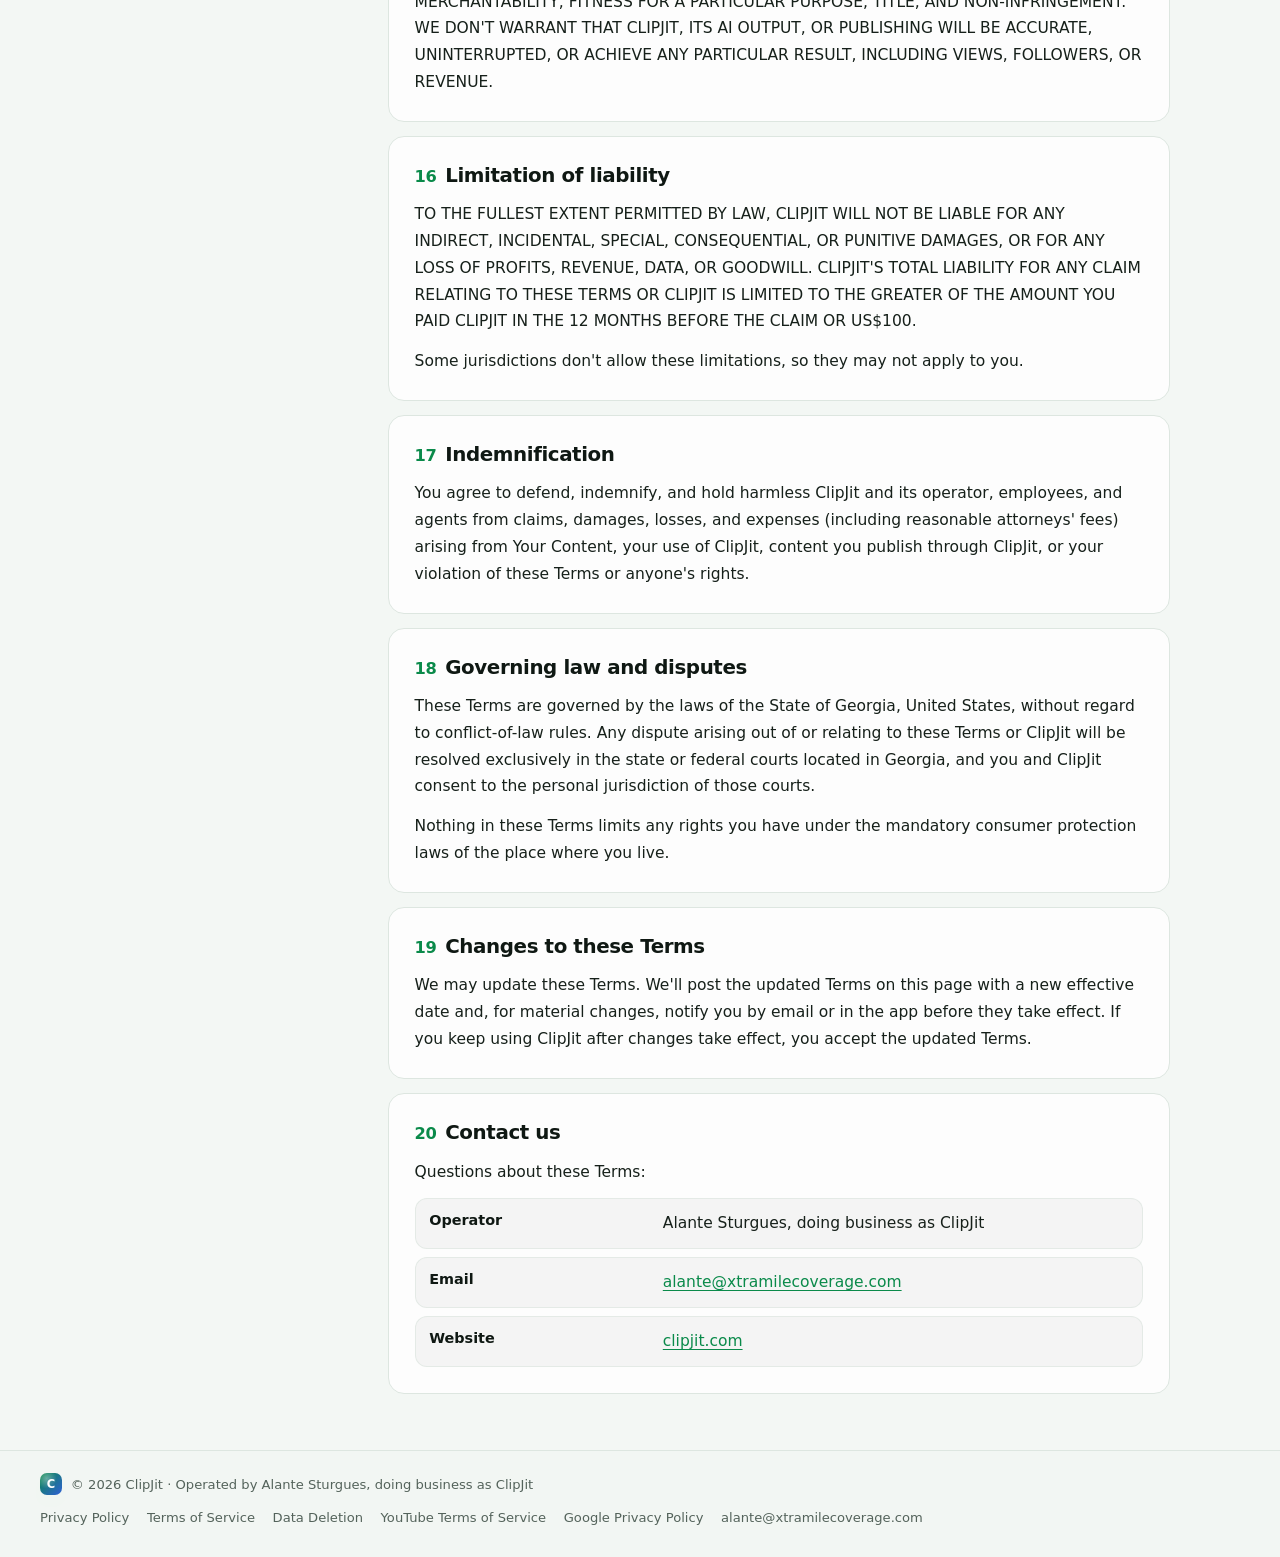
<file: terms.html>
<!doctype html>
<html lang="en">
<head>
<meta charset="utf-8">
<meta name="viewport" content="width=device-width, initial-scale=1">
<title>ClipJit Terms of Service</title>
<meta name="description" content="The terms that govern your use of ClipJit, the AI video creation and editing platform for creators.">
<meta name="robots" content="index,follow">
<link rel="canonical" href="https://clipjit.com/terms">
<meta property="og:type" content="website">
<meta property="og:site_name" content="ClipJit">
<meta property="og:title" content="ClipJit Terms of Service">
<meta property="og:description" content="The terms that govern your use of ClipJit, the AI video creation and editing platform for creators.">
<meta property="og:url" content="https://clipjit.com/terms">
<meta name="theme-color" content="#070908">
<meta name="color-scheme" content="dark light">
<link rel="icon" href="favicon.svg" type="image/svg+xml">
<link rel="stylesheet" href="styles.css">
</head>
<body>
<div class="lg-shell">
<header class="lg-top">
<a class="lg-brand" href="./" aria-label="ClipJit home"><span class="lg-mark" aria-hidden="true">C</span><span>ClipJit</span></a>
<nav class="lg-topnav" aria-label="Legal"><a href="privacy">Privacy Policy</a><a href="terms" aria-current="page">Terms of Service</a><a href="data-deletion">Data Deletion</a></nav>
</header>
<main class="lg-main">
<article class="lg-doc">
<header class="lg-hero">
<p class="lg-kicker">ClipJit legal</p>
<h1 class="lg-title">ClipJit Terms of Service</h1>
<div class="lg-meta"><span class="lg-chip">Effective date: <time>September 13, 2026</time></span><span class="lg-chip">Last updated: <time>September 13, 2026</time></span></div>
<p class="lg-lede">The terms that govern your use of ClipJit, the AI video creation and editing platform for creators.</p>
<div class="lg-summary"><p class="lg-summary-title">The short version</p><ul><li>You own the content you upload and create with ClipJit.</li><li>You&#39;re responsible for having the rights to what you upload and publish.</li><li>ClipJit publishes only when you authorize it.</li><li>ClipJit&#39;s AI output can be wrong — review everything before you publish.</li></ul></div>
</header>
<div class="lg-layout">
<nav class="lg-toc" aria-label="On this page"><p class="lg-toc-title">On this page</p><ol><li><a href="#acceptance"><span class="lg-num">01</span>Acceptance of these Terms</a></li><li><a href="#eligibility"><span class="lg-num">02</span>Eligibility</a></li><li><a href="#accounts"><span class="lg-num">03</span>Accounts and security</a></li><li><a href="#the-service"><span class="lg-num">04</span>The ClipJit service</a></li><li><a href="#your-content"><span class="lg-num">05</span>Your content and the license you give ClipJit</a></li><li><a href="#content-rights"><span class="lg-num">06</span>Your responsibility for rights</a></li><li><a href="#acceptable-use"><span class="lg-num">07</span>Acceptable use</a></li><li><a href="#ai-output"><span class="lg-num">08</span>AI-generated output</a></li><li><a href="#third-party-platforms"><span class="lg-num">09</span>Third-party platforms</a></li><li><a href="#publishing-authorization"><span class="lg-num">10</span>Publishing only with your authorization</a></li><li><a href="#fees"><span class="lg-num">11</span>Fees</a></li><li><a href="#intellectual-property"><span class="lg-num">12</span>ClipJit&#39;s intellectual property</a></li><li><a href="#feedback"><span class="lg-num">13</span>Feedback</a></li><li><a href="#termination"><span class="lg-num">14</span>Suspension and termination</a></li><li><a href="#disclaimers"><span class="lg-num">15</span>Disclaimers</a></li><li><a href="#limitation-of-liability"><span class="lg-num">16</span>Limitation of liability</a></li><li><a href="#indemnification"><span class="lg-num">17</span>Indemnification</a></li><li><a href="#governing-law"><span class="lg-num">18</span>Governing law and disputes</a></li><li><a href="#changes"><span class="lg-num">19</span>Changes to these Terms</a></li><li><a href="#contact"><span class="lg-num">20</span>Contact us</a></li></ol></nav>
<div class="lg-sections"><section class="lg-section" id="acceptance" aria-labelledby="acceptance-h"><h2 id="acceptance-h"><span class="lg-num">01</span>Acceptance of these Terms</h2><p>These Terms of Service (“Terms”) are an agreement between you and <strong>Alante Sturgues, doing business as ClipJit</strong> (“ClipJit,” “we,” “us,” or “our”). ClipJit is operated by Alante Sturgues, doing business as ClipJit. These Terms govern your use of ClipJit, including the website and app at <a href="https://clipjit.com">clipjit.com</a>.</p><p>By creating an account or using ClipJit, you agree to these Terms and to our <a href="privacy">Privacy Policy</a>. If you use ClipJit for a business, you agree on behalf of that business and confirm you have authority to do so. If you don&#39;t agree, don&#39;t use ClipJit.</p></section><section class="lg-section" id="eligibility" aria-labelledby="eligibility-h"><h2 id="eligibility-h"><span class="lg-num">02</span>Eligibility</h2><p>You must be at least 18 years old and able to form a binding contract to use ClipJit. You may not use ClipJit where the law prohibits you from doing so.</p></section><section class="lg-section" id="accounts" aria-labelledby="accounts-h"><h2 id="accounts-h"><span class="lg-num">03</span>Accounts and security</h2><ul><li>Provide accurate information and keep it up to date.</li><li>Keep your sign-in secure and don&#39;t share access to your account.</li><li>You are responsible for activity in your account and workspace, including by team members you invite.</li><li>Tell us promptly at <a href="mailto:alante@xtramilecoverage.com">alante@xtramilecoverage.com</a> if you suspect unauthorized access.</li></ul></section><section class="lg-section" id="the-service" aria-labelledby="the-service-h"><h2 id="the-service-h"><span class="lg-num">04</span>The ClipJit service</h2><p>ClipJit is an AI-powered video creation and editing platform for creators. It helps you upload or record videos, transcribe them, find strong moments, add captions and effects, plan content, and publish to social accounts you connect.</p><p>We regularly improve ClipJit, so features may change, and some features may be labeled beta or preview. We work to keep ClipJit available but don&#39;t guarantee it will always be uninterrupted or error-free.</p></section><section class="lg-section" id="your-content" aria-labelledby="your-content-h"><h2 id="your-content-h"><span class="lg-num">05</span>Your content and the license you give ClipJit</h2><p>You own the videos, audio, images, text, and other material you upload or create with ClipJit (“Your Content”).</p><p>You grant ClipJit a limited, worldwide, non-exclusive, royalty-free license to host, store, copy, process, transcribe, analyze, transform, edit, render, and display Your Content, and to send it to platforms you connect, solely to operate, provide, and improve ClipJit for you. This license ends when you delete Your Content or your account, except for copies that remain in backups until they age out and content already published to third-party platforms at your direction.</p></section><section class="lg-section" id="content-rights" aria-labelledby="content-rights-h"><h2 id="content-rights-h"><span class="lg-num">06</span>Your responsibility for rights</h2><p>You are responsible for Your Content and for having all rights and permissions needed to use it, including for music, footage, logos, and the likeness and voice of anyone who appears in it.</p><p>This includes reaction and commentary videos: you must have the rights to any clip you react to, or a valid legal basis such as fair use where it applies. ClipJit does not download videos from other websites for you.</p><p>We may remove content or limit features if we receive a valid rights complaint. To report content that infringes your rights, email <a href="mailto:alante@xtramilecoverage.com">alante@xtramilecoverage.com</a>.</p></section><section class="lg-section" id="acceptable-use" aria-labelledby="acceptable-use-h"><h2 id="acceptable-use-h"><span class="lg-num">07</span>Acceptable use</h2><p>You agree not to use ClipJit to:</p><ul><li>Break the law or violate anyone&#39;s rights, including intellectual property, privacy, and publicity rights.</li><li>Upload or publish content that is illegal, harassing, hateful, sexually exploitative, or that promotes violence.</li><li>Create deceptive content, including impersonating others or presenting false claims as fact.</li><li>Create or use another person&#39;s likeness or voice without their documented consent.</li><li>Send spam or manipulate engagement on any platform.</li><li>Violate the terms or policies of any platform you publish to.</li><li>Interfere with or disrupt ClipJit, probe it for vulnerabilities, or access it by automated means other than the features we provide.</li><li>Copy, reverse engineer, or resell ClipJit, except as the law allows.</li></ul></section><section class="lg-section" id="ai-output" aria-labelledby="ai-output-h"><h2 id="ai-output-h"><span class="lg-num">08</span>AI-generated output</h2><p>ClipJit uses AI to suggest transcripts, captions, hooks, edits, effects, and other output. AI output can be inaccurate, incomplete, or unsuitable, and similar output may be generated for other users.</p><p>Review all output before you publish it — you are responsible for what you publish. ClipJit does not provide legal, financial, insurance, or other professional advice, and nothing ClipJit generates is a substitute for it.</p></section><section class="lg-section" id="third-party-platforms" aria-labelledby="third-party-platforms-h"><h2 id="third-party-platforms-h"><span class="lg-num">09</span>Third-party platforms</h2><p>ClipJit lets you connect third-party platforms such as Facebook, Instagram, YouTube, TikTok, and LinkedIn. Your use of those platforms is governed by their own terms and policies, and you must follow them.</p><p>ClipJit is not affiliated with, endorsed by, or sponsored by Meta, Google, TikTok, or LinkedIn. Platforms may change or limit their services and APIs at any time, and we are not responsible for their availability, actions, or content. You can disconnect a platform at any time.</p><p>ClipJit&#39;s YouTube features use YouTube API Services. By using them, you agree to be bound by the <a href="https://www.youtube.com/t/terms">YouTube Terms of Service</a>. Google&#39;s handling of your information is described in the <a href="https://www.google.com/policies/privacy">Google Privacy Policy</a>.</p><p>ClipJit&#39;s X features use the X API. Your use of X is governed by the <a href="https://x.com/en/tos">X Terms of Service</a> and X&#39;s policies, and X&#39;s handling of your information is described in the <a href="https://x.com/en/privacy">X Privacy Policy</a>. ClipJit is not affiliated with, endorsed by, or sponsored by X Corp.</p></section><section class="lg-section" id="publishing-authorization" aria-labelledby="publishing-authorization-h"><h2 id="publishing-authorization-h"><span class="lg-num">10</span>Publishing only with your authorization</h2><p>ClipJit publishes to a connected account only when you authorize it. By default, each post requires your approval. If you enable scheduling or automation rules, you authorize ClipJit to publish within those rules until you change or turn them off.</p><p>You are responsible for reviewing content, captions, and schedules before you approve them.</p></section><section class="lg-section" id="fees" aria-labelledby="fees-h"><h2 id="fees-h"><span class="lg-num">11</span>Fees</h2><p>ClipJit may offer free and paid plans. You will be charged only if you choose a paid plan. If we introduce or change fees, we&#39;ll tell you before you are charged, and prices, billing periods, and refund terms will be shown when you purchase. You are responsible for any applicable taxes.</p></section><section class="lg-section" id="intellectual-property" aria-labelledby="intellectual-property-h"><h2 id="intellectual-property-h"><span class="lg-num">12</span>ClipJit&#39;s intellectual property</h2><p>ClipJit — including its software, design, logos, and the original graphics, effects, and templates in its Asset Vault — is owned by ClipJit and its licensors and is protected by law.</p><p>As long as you follow these Terms, you may use ClipJit&#39;s original graphics and effects as part of videos you create and export with ClipJit, including for commercial purposes. You may not extract, resell, or redistribute them as standalone assets.</p></section><section class="lg-section" id="feedback" aria-labelledby="feedback-h"><h2 id="feedback-h"><span class="lg-num">13</span>Feedback</h2><p>If you send us ideas or feedback, you allow us to use them without restriction or compensation to you.</p></section><section class="lg-section" id="termination" aria-labelledby="termination-h"><h2 id="termination-h"><span class="lg-num">14</span>Suspension and termination</h2><p>You can stop using ClipJit and request deletion of your account at any time — see our <a href="data-deletion">Data Deletion Instructions</a>.</p><p>We may suspend or terminate your access if you violate these Terms, if your use creates risk or legal exposure for ClipJit or others, or if the law requires it. Where reasonable, we&#39;ll give you notice first. Sections that by their nature should survive termination — including your responsibility for content, disclaimers, limitation of liability, indemnification, and governing law — will survive.</p></section><section class="lg-section" id="disclaimers" aria-labelledby="disclaimers-h"><h2 id="disclaimers-h"><span class="lg-num">15</span>Disclaimers</h2><p>CLIPJIT IS PROVIDED “AS IS” AND “AS AVAILABLE.” TO THE FULLEST EXTENT PERMITTED BY LAW, WE DISCLAIM ALL WARRANTIES, EXPRESS OR IMPLIED, INCLUDING WARRANTIES OF MERCHANTABILITY, FITNESS FOR A PARTICULAR PURPOSE, TITLE, AND NON-INFRINGEMENT. WE DON&#39;T WARRANT THAT CLIPJIT, ITS AI OUTPUT, OR PUBLISHING WILL BE ACCURATE, UNINTERRUPTED, OR ACHIEVE ANY PARTICULAR RESULT, INCLUDING VIEWS, FOLLOWERS, OR REVENUE.</p></section><section class="lg-section" id="limitation-of-liability" aria-labelledby="limitation-of-liability-h"><h2 id="limitation-of-liability-h"><span class="lg-num">16</span>Limitation of liability</h2><p>TO THE FULLEST EXTENT PERMITTED BY LAW, CLIPJIT WILL NOT BE LIABLE FOR ANY INDIRECT, INCIDENTAL, SPECIAL, CONSEQUENTIAL, OR PUNITIVE DAMAGES, OR FOR ANY LOSS OF PROFITS, REVENUE, DATA, OR GOODWILL. CLIPJIT&#39;S TOTAL LIABILITY FOR ANY CLAIM RELATING TO THESE TERMS OR CLIPJIT IS LIMITED TO THE GREATER OF THE AMOUNT YOU PAID CLIPJIT IN THE 12 MONTHS BEFORE THE CLAIM OR US$100.</p><p>Some jurisdictions don&#39;t allow these limitations, so they may not apply to you.</p></section><section class="lg-section" id="indemnification" aria-labelledby="indemnification-h"><h2 id="indemnification-h"><span class="lg-num">17</span>Indemnification</h2><p>You agree to defend, indemnify, and hold harmless ClipJit and its operator, employees, and agents from claims, damages, losses, and expenses (including reasonable attorneys&#39; fees) arising from Your Content, your use of ClipJit, content you publish through ClipJit, or your violation of these Terms or anyone&#39;s rights.</p></section><section class="lg-section" id="governing-law" aria-labelledby="governing-law-h"><h2 id="governing-law-h"><span class="lg-num">18</span>Governing law and disputes</h2><p>These Terms are governed by the laws of the State of Georgia, United States, without regard to conflict-of-law rules. Any dispute arising out of or relating to these Terms or ClipJit will be resolved exclusively in the state or federal courts located in Georgia, and you and ClipJit consent to the personal jurisdiction of those courts.</p><p>Nothing in these Terms limits any rights you have under the mandatory consumer protection laws of the place where you live.</p></section><section class="lg-section" id="changes" aria-labelledby="changes-h"><h2 id="changes-h"><span class="lg-num">19</span>Changes to these Terms</h2><p>We may update these Terms. We&#39;ll post the updated Terms on this page with a new effective date and, for material changes, notify you by email or in the app before they take effect. If you keep using ClipJit after changes take effect, you accept the updated Terms.</p></section><section class="lg-section" id="contact" aria-labelledby="contact-h"><h2 id="contact-h"><span class="lg-num">20</span>Contact us</h2><p>Questions about these Terms:</p><dl class="lg-defs"><div class="lg-def"><dt>Operator</dt><dd>Alante Sturgues, doing business as ClipJit</dd></div><div class="lg-def"><dt>Email</dt><dd><a href="mailto:alante@xtramilecoverage.com">alante@xtramilecoverage.com</a></dd></div><div class="lg-def"><dt>Website</dt><dd><a href="https://clipjit.com">clipjit.com</a></dd></div></dl></section></div>
</div>
</article>
</main>
<footer class="lg-footer">
<div class="lg-foot-brand"><span class="lg-mark lg-mark-sm" aria-hidden="true">C</span><span>© 2026 ClipJit · Operated by Alante Sturgues, doing business as ClipJit</span></div>
<nav class="lg-foot-nav" aria-label="Legal"><a href="privacy">Privacy Policy</a><a href="terms">Terms of Service</a><a href="data-deletion">Data Deletion</a><a href="https://www.youtube.com/t/terms" rel="noopener noreferrer">YouTube Terms of Service</a><a href="https://www.google.com/policies/privacy" rel="noopener noreferrer">Google Privacy Policy</a><a href="mailto:alante@xtramilecoverage.com">alante@xtramilecoverage.com</a></nav>
</footer>
</div>
</body>
</html>
</file>
<file: styles.css>
/* ClipJit legal site — generated by tools/legal-site/build.mts. Do not edit by hand. */

:root {
  --brand-primary: #2dff8c;
  --brand-primary-foreground: #03170b;
  --brand-accent: #5b8cff;
  --brand-accent-foreground: #ffffff;
  --brand-background: #070908;
  --brand-surface: #101412;
  --brand-foreground: #eef6f1;
  --brand-muted: #94a39b;
  --brand-border: #1c2420;
  --brand-success: #34d399;
  --brand-warning: #fbbf24;
  --brand-danger: #fb7185;
}

@media (prefers-color-scheme: light) {
  :root {
    --brand-background: #f3f7f4;
  --brand-surface: #ffffff;
  --brand-foreground: #0f1813;
  --brand-muted: #54635b;
  --brand-border: #dde6e0;
  --brand-primary: #0a8a4a;
  --brand-primary-foreground: #ffffff;
  --brand-accent: #2f5fd6;
  --brand-accent-foreground: #ffffff;
  --brand-success: #16a34a;
  --brand-warning: #b45309;
  --brand-danger: #dc2626;
  --glass-border: color-mix(in srgb, var(--brand-foreground) 8%, transparent);
  }
}

*, *::before, *::after { box-sizing: border-box; }
html { color-scheme: dark light; -webkit-text-size-adjust: 100%; }
html, body { margin: 0; padding: 0; }
body {
  background:
    radial-gradient(1100px 600px at 78% -12%, color-mix(in srgb, var(--brand-primary) 9%, transparent), transparent 60%),
    radial-gradient(900px 500px at -8% 8%, color-mix(in srgb, var(--brand-accent) 9%, transparent), transparent 55%),
    var(--brand-background);
  background-attachment: fixed;
  color: var(--brand-foreground);
  font-family: ui-sans-serif, system-ui, -apple-system, "Segoe UI", Roboto, Helvetica, Arial, sans-serif;
  -webkit-font-smoothing: antialiased;
  min-height: 100vh;
}
a { color: inherit; text-decoration: none; }
:focus-visible { outline: 2px solid var(--brand-primary); outline-offset: 2px; border-radius: 6px; }

/* ClipJit legal pages — shared by the Next routes and the static site (tools/legal-site/build.mts).
   Reads only the --brand-* variables, so it follows the app's dark/light theme everywhere. */

.lg-contents { display: contents; }
.lg-shell { min-height: 100vh; display: flex; flex-direction: column; position: relative; z-index: 1; }

/* header */
.lg-top {
  position: sticky; top: 0; z-index: 40;
  display: flex; flex-wrap: wrap; align-items: center; justify-content: space-between; gap: 0.6rem 1rem;
  padding: 0.8rem clamp(1rem, 4vw, 2.5rem);
  background: color-mix(in srgb, var(--brand-background) 80%, transparent);
  border-bottom: 1px solid var(--brand-border);
  backdrop-filter: blur(14px) saturate(140%); -webkit-backdrop-filter: blur(14px) saturate(140%);
}
.lg-brand { display: inline-flex; align-items: center; gap: 0.6rem; font-weight: 800; font-size: 1.06rem; letter-spacing: -0.02em; color: var(--brand-foreground); text-decoration: none; }
.lg-mark {
  width: 30px; height: 30px; border-radius: 9px; display: inline-grid; place-items: center; flex-shrink: 0;
  background: radial-gradient(circle at 30% 25%, color-mix(in srgb, #fff 35%, transparent), transparent 45%), linear-gradient(135deg, var(--brand-primary), var(--brand-accent));
  color: var(--brand-primary-foreground); font-weight: 850; font-size: 0.95rem;
  box-shadow: 0 8px 22px -10px var(--brand-primary);
}
.lg-mark-sm { width: 22px; height: 22px; border-radius: 7px; font-size: 0.72rem; }
.lg-topnav { display: flex; flex-wrap: wrap; gap: 0.2rem; }
.lg-topnav a { font-size: 0.82rem; font-weight: 600; color: var(--brand-muted); padding: 0.4rem 0.65rem; border-radius: 9px; text-decoration: none; }
.lg-topnav a:hover { color: var(--brand-foreground); background: color-mix(in srgb, var(--brand-foreground) 6%, transparent); }
.lg-topnav a[aria-current="page"] { color: var(--brand-foreground); background: color-mix(in srgb, var(--brand-primary) 16%, transparent); }

/* layout */
.lg-main { flex: 1; width: 100%; max-width: 1140px; margin: 0 auto; padding: clamp(1.25rem, 4vw, 2.75rem) clamp(1rem, 4vw, 2.5rem) 3.5rem; }
.lg-hero {
  border: 1px solid var(--brand-border); border-radius: 20px; padding: clamp(1.25rem, 3.4vw, 2.1rem);
  background:
    radial-gradient(640px 260px at 100% 0%, color-mix(in srgb, var(--brand-primary) 13%, transparent), transparent 70%),
    radial-gradient(520px 240px at 0% 100%, color-mix(in srgb, var(--brand-accent) 9%, transparent), transparent 70%),
    color-mix(in srgb, var(--brand-surface) 90%, transparent);
}
.lg-kicker { margin: 0; font-size: 0.68rem; font-weight: 700; letter-spacing: 0.16em; text-transform: uppercase; color: var(--brand-primary); }
.lg-title { font-size: clamp(1.85rem, 4.6vw, 2.8rem); font-weight: 780; letter-spacing: -0.035em; line-height: 1.06; margin: 0.55rem 0 0.8rem; }
.lg-meta { display: flex; flex-wrap: wrap; gap: 0.45rem; }
.lg-chip { display: inline-flex; align-items: center; gap: 0.3rem; font-size: 0.76rem; font-weight: 650; color: var(--brand-foreground); padding: 0.28rem 0.65rem; border-radius: 999px; border: 1px solid var(--brand-border); background: color-mix(in srgb, var(--brand-foreground) 5%, transparent); }
.lg-lede { margin: 1rem 0 0; max-width: 70ch; font-size: 1.02rem; line-height: 1.65; color: var(--brand-muted); }
.lg-summary { margin-top: 1.2rem; padding: 0.95rem 1.1rem; border-radius: 14px; border: 1px solid color-mix(in srgb, var(--brand-primary) 30%, var(--brand-border)); background: color-mix(in srgb, var(--brand-primary) 7%, transparent); }
.lg-summary-title { margin: 0 0 0.4rem; font-size: 0.72rem; font-weight: 750; letter-spacing: 0.12em; text-transform: uppercase; color: var(--brand-primary); }
.lg-summary ul { margin: 0; padding-left: 1.15rem; display: grid; gap: 0.3rem; line-height: 1.6; }

.lg-layout { display: grid; grid-template-columns: 250px minmax(0, 1fr); gap: 1.75rem; margin-top: 1.6rem; align-items: start; }
.lg-toc { position: sticky; top: 84px; max-height: calc(100vh - 100px); overflow-y: auto; font-size: 0.84rem; }
.lg-toc-title { margin: 0 0 0.45rem; padding: 0 0.6rem; font-size: 0.66rem; font-weight: 750; letter-spacing: 0.16em; text-transform: uppercase; color: var(--brand-muted); }
.lg-toc ol { list-style: none; margin: 0; padding: 0; display: grid; gap: 0.1rem; }
.lg-toc a { display: flex; gap: 0.5rem; padding: 0.38rem 0.6rem; border-radius: 9px; color: var(--brand-muted); line-height: 1.35; text-decoration: none; }
.lg-toc a:hover { color: var(--brand-foreground); background: color-mix(in srgb, var(--brand-foreground) 6%, transparent); }
.lg-toc .lg-num { font-size: 0.72rem; margin-right: 0; padding-top: 0.08rem; }

.lg-sections { display: grid; gap: 0.9rem; min-width: 0; }
.lg-section { scroll-margin-top: 84px; min-width: 0; border: 1px solid var(--brand-border); border-radius: 16px; padding: clamp(1rem, 2.8vw, 1.6rem); background: color-mix(in srgb, var(--brand-surface) 82%, transparent); }
.lg-section h2 { display: flex; align-items: baseline; gap: 0.55rem; margin: 0 0 0.8rem; font-size: clamp(1.08rem, 2.2vw, 1.24rem); line-height: 1.3; letter-spacing: -0.02em; }
.lg-num { color: var(--brand-primary); font-variant-numeric: tabular-nums; font-weight: 800; font-size: 0.82em; }
.lg-section p, .lg-section li, .lg-section dd { font-size: 0.97rem; line-height: 1.72; color: color-mix(in srgb, var(--brand-foreground) 90%, var(--brand-muted)); }
.lg-section p { margin: 0 0 0.8rem; max-width: 74ch; }
.lg-section p:last-child { margin-bottom: 0; }
.lg-section ul, .lg-section ol { margin: 0 0 0.9rem; padding-left: 1.25rem; display: grid; gap: 0.35rem; max-width: 74ch; }
.lg-section ul:last-child, .lg-section ol:last-child { margin-bottom: 0; }
.lg-section a, .lg-summary a { color: var(--brand-primary); text-decoration: underline; text-underline-offset: 3px; text-decoration-thickness: 1px; overflow-wrap: anywhere; }
.lg-section a:hover, .lg-summary a:hover { text-decoration-thickness: 2px; }
.lg-section strong { color: var(--brand-foreground); font-weight: 700; }
.lg-section code { font-family: ui-monospace, SFMono-Regular, Menlo, Consolas, monospace; font-size: 0.86em; padding: 0.06rem 0.38rem; border-radius: 6px; border: 1px solid var(--brand-border); background: color-mix(in srgb, var(--brand-foreground) 7%, transparent); overflow-wrap: anywhere; }
.lg-steps li::marker { color: var(--brand-primary); font-weight: 800; }

.lg-defs { margin: 0 0 0.9rem; display: grid; gap: 0.5rem; }
.lg-defs:last-child { margin-bottom: 0; }
.lg-def { display: grid; grid-template-columns: minmax(0, 13.5rem) minmax(0, 1fr); gap: 0.35rem 1.1rem; padding: 0.7rem 0.85rem; border-radius: 12px; border: 1px solid color-mix(in srgb, var(--brand-border) 70%, transparent); background: color-mix(in srgb, var(--brand-foreground) 3.5%, transparent); }
.lg-def dt { margin: 0; font-weight: 700; font-size: 0.9rem; line-height: 1.5; color: var(--brand-foreground); }
.lg-def dd { margin: 0; }

.lg-note { margin-top: 0.9rem !important; padding: 0.7rem 0.95rem; border-left: 3px solid var(--brand-primary); border-radius: 0 12px 12px 0; background: color-mix(in srgb, var(--brand-primary) 8%, transparent); }

/* footer */
.lg-footer { border-top: 1px solid var(--brand-border); padding: 1.4rem clamp(1rem, 4vw, 2.5rem) 2rem; display: flex; flex-wrap: wrap; align-items: center; justify-content: space-between; gap: 0.9rem 1.5rem; font-size: 0.82rem; color: var(--brand-muted); background: color-mix(in srgb, var(--brand-background) 70%, transparent); }
.lg-foot-brand { display: inline-flex; align-items: center; gap: 0.55rem; }
.lg-foot-nav { display: flex; flex-wrap: wrap; gap: 0.35rem 1.1rem; }
.lg-foot-nav a { color: var(--brand-muted); text-decoration: none; }
.lg-foot-nav a:hover { color: var(--brand-foreground); text-decoration: underline; }

/* static landing */
.lg-landing { display: grid; gap: 1.2rem; }
.lg-cards { display: grid; grid-template-columns: repeat(3, minmax(0, 1fr)); gap: 0.9rem; }
.lg-card { display: grid; gap: 0.35rem; padding: 1.1rem 1.15rem; border-radius: 16px; border: 1px solid var(--brand-border); background: color-mix(in srgb, var(--brand-surface) 82%, transparent); color: var(--brand-foreground); text-decoration: none; transition: border-color 0.14s ease, transform 0.14s ease; }
.lg-card:hover { border-color: color-mix(in srgb, var(--brand-primary) 50%, var(--brand-border)); transform: translateY(-2px); }
.lg-card strong { font-size: 1.02rem; }
.lg-card span { font-size: 0.86rem; line-height: 1.55; color: var(--brand-muted); }

@media (max-width: 900px) {
  .lg-layout { grid-template-columns: minmax(0, 1fr); gap: 1rem; }
  .lg-toc { position: static; max-height: none; padding: 0.8rem 0.6rem; border: 1px solid var(--brand-border); border-radius: 14px; background: color-mix(in srgb, var(--brand-surface) 70%, transparent); }
  .lg-toc ol { grid-template-columns: repeat(2, minmax(0, 1fr)); }
  .lg-cards { grid-template-columns: minmax(0, 1fr); }
}
@media (max-width: 620px) {
  .lg-topnav { width: 100%; }
  .lg-topnav a { padding: 0.32rem 0.5rem; font-size: 0.78rem; }
  .lg-toc ol { grid-template-columns: minmax(0, 1fr); }
  .lg-def { grid-template-columns: minmax(0, 1fr); gap: 0.2rem; }
  .lg-footer { flex-direction: column; align-items: flex-start; }
}

@media print {
  .lg-top, .lg-toc, .lg-foot-nav { display: none !important; }
  .lg-layout { display: block; }
  .lg-hero, .lg-section, .lg-def, .lg-summary { border: none; background: none; box-shadow: none; padding: 0; }
  .lg-section { margin-top: 1.2rem; }
  .lg-section p, .lg-section li, .lg-section dd, .lg-lede { color: #000; }
}
</file>
